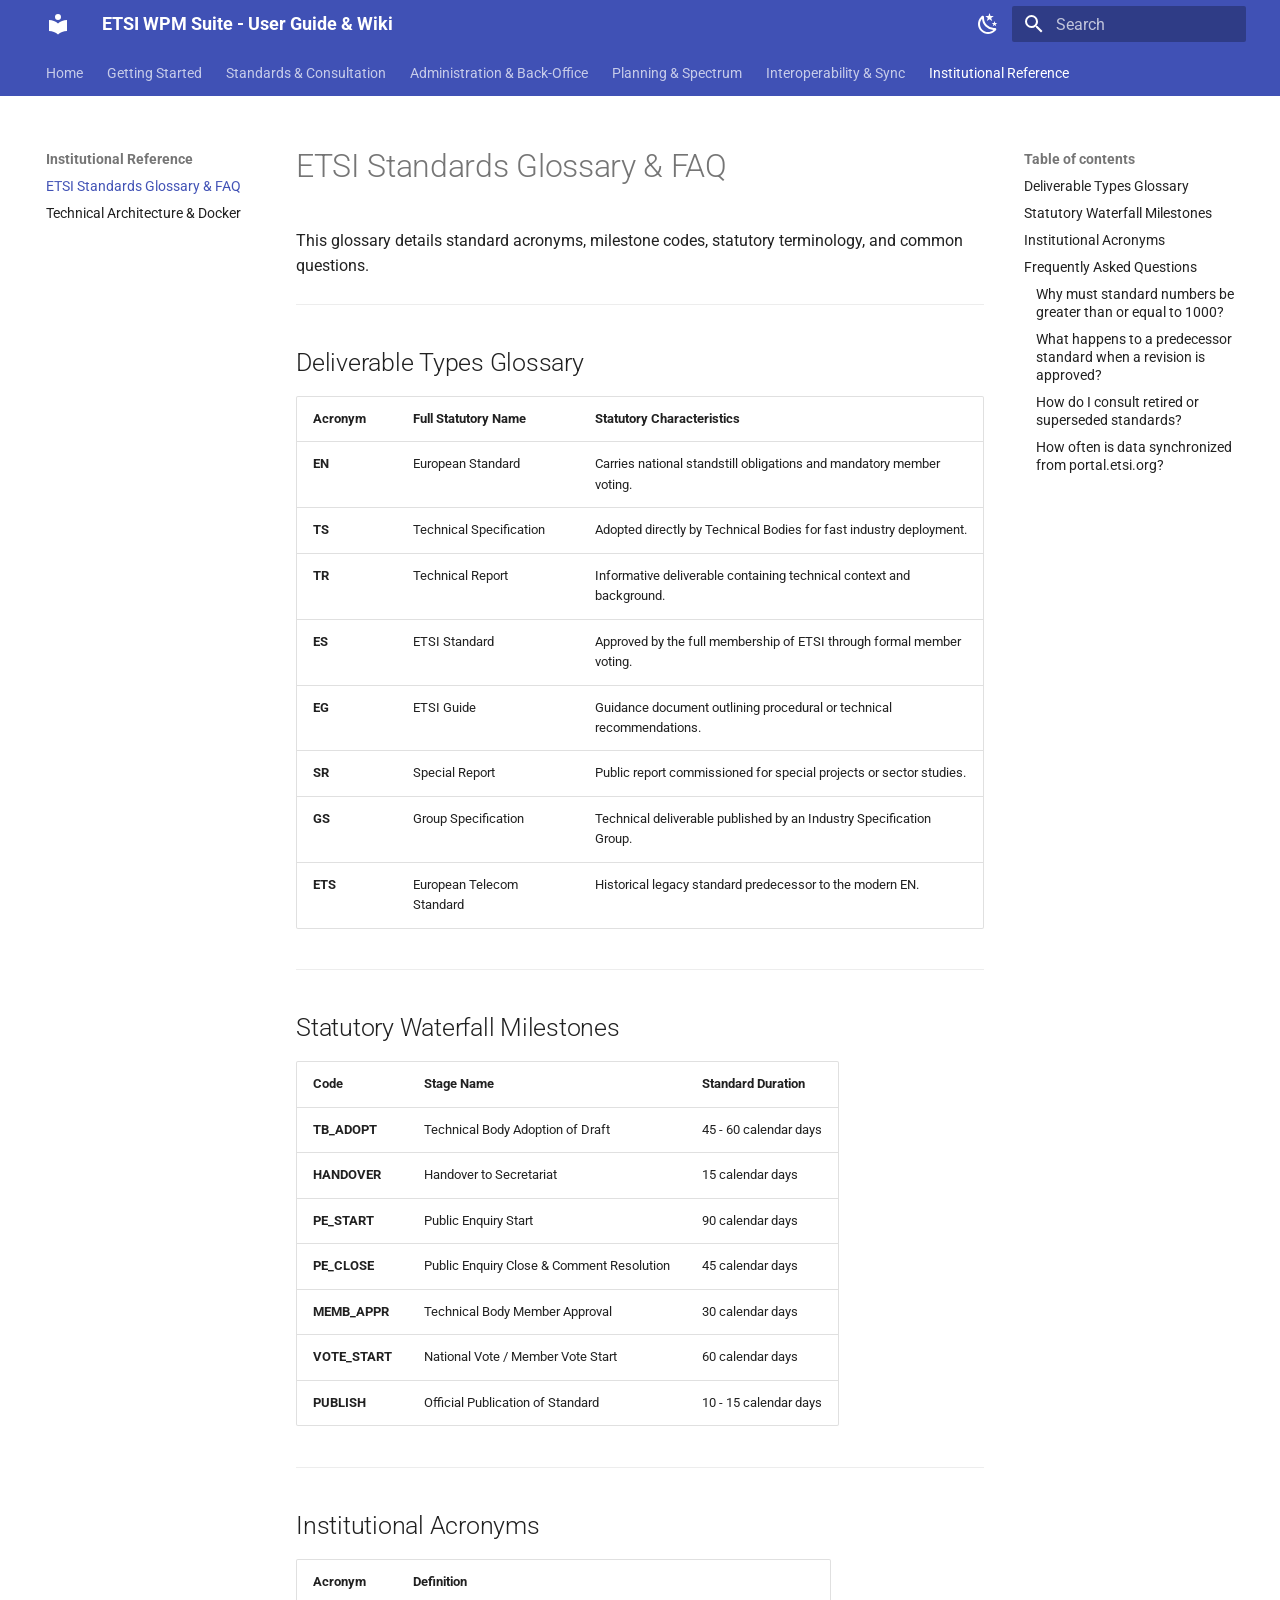
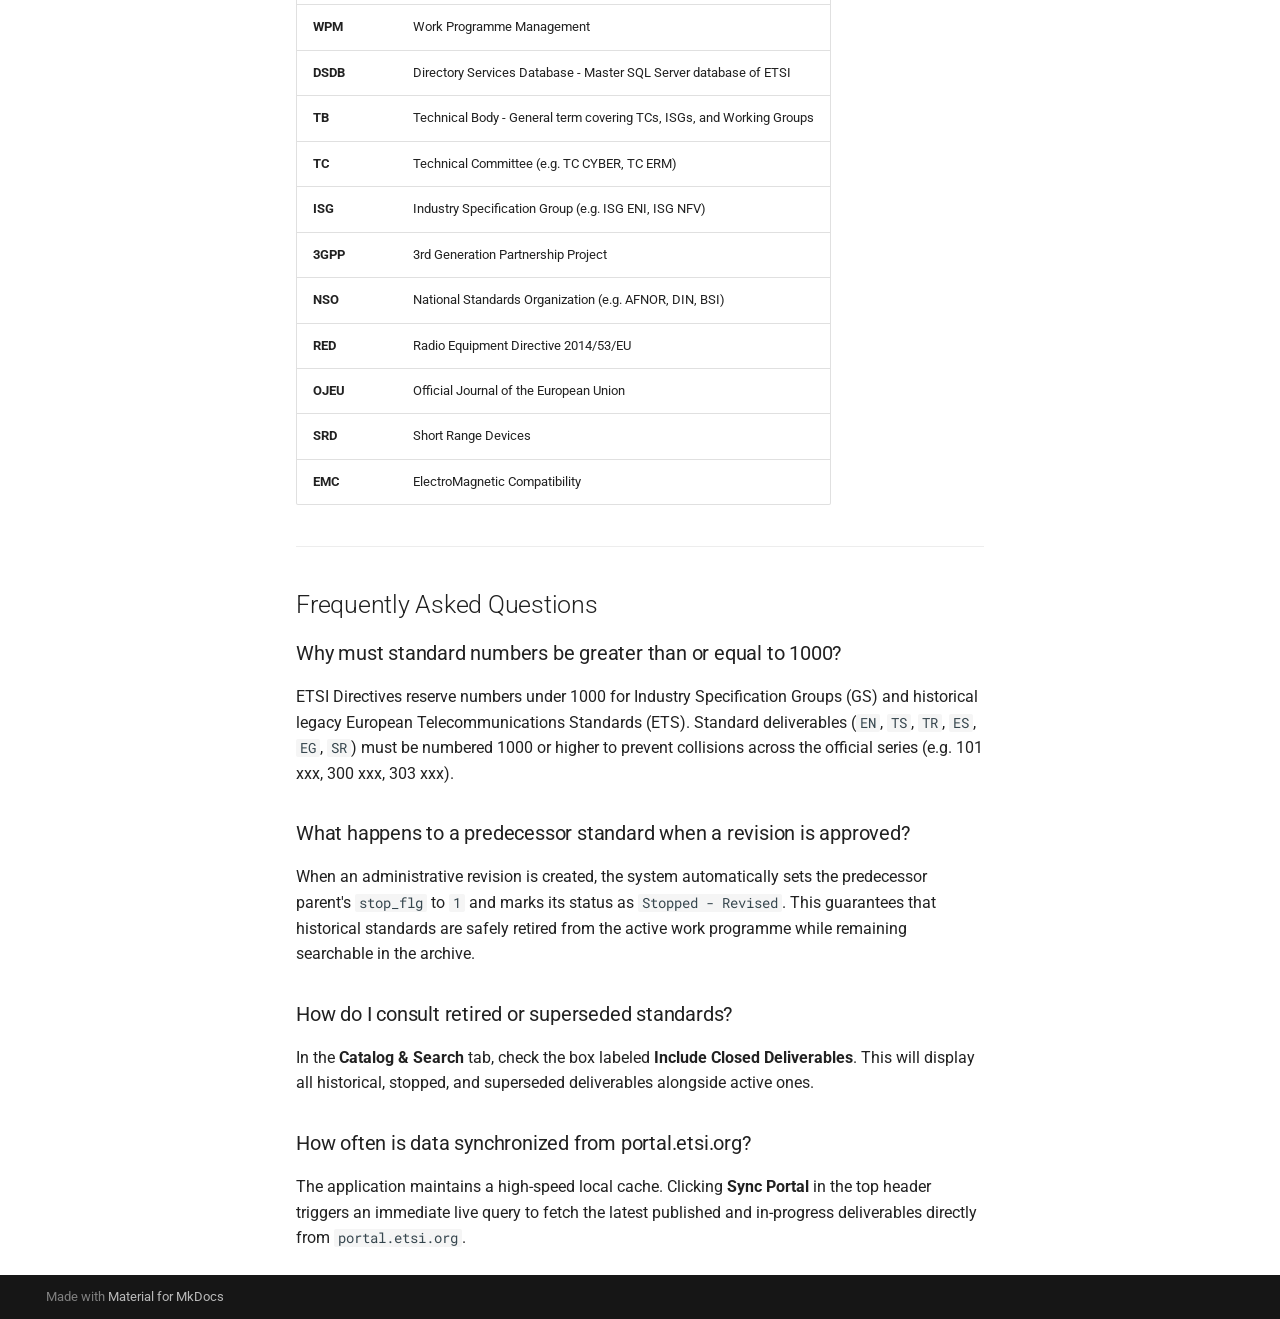
<file: static/wiki/glossary-faq/index.html>
<!doctype html>
<html lang="en" class="no-js">
  <head>
    
      <meta charset="utf-8">
      <meta name="viewport" content="width=device-width,initial-scale=1">
      
        <meta name="description" content="Official Operational Manual & Technical Wiki for ETSI WPM Unified Suite">
      
      
        <meta name="author" content="ETSI - Secretariat General & Technical Committees">
      
      
        <link rel="canonical" href="http://localhost:8081/wiki/glossary-faq/">
      
      
        <link rel="prev" href="../modules/portal-sync-dsdb/">
      
      
        <link rel="next" href="../modules/technical-architecture/">
      
      
        
      
      
      <link rel="icon" href="../assets/images/favicon.png">
      <meta name="generator" content="mkdocs-1.6.1, mkdocs-material-9.7.7">
    
    
      
        <title>ETSI Standards Glossary & FAQ - ETSI WPM Suite - User Guide & Wiki</title>
      
    
    
      <link rel="stylesheet" href="../assets/stylesheets/main.ec1eaa64.min.css">
      
        
        <link rel="stylesheet" href="../assets/stylesheets/palette.ab4e12ef.min.css">
      
      


    
    
      
    
    
      
        
        
        <link rel="preconnect" href="https://fonts.gstatic.com" crossorigin>
        <link rel="stylesheet" href="https://fonts.googleapis.com/css?family=Roboto:300,300i,400,400i,700,700i%7CRoboto+Mono:400,400i,700,700i&display=fallback">
        <style>:root{--md-text-font:"Roboto";--md-code-font:"Roboto Mono"}</style>
      
    
    
    <script>__md_scope=new URL("..",location),__md_hash=e=>[...e].reduce(((e,_)=>(e<<5)-e+_.charCodeAt(0)),0),__md_get=(e,_=localStorage,t=__md_scope)=>JSON.parse(_.getItem(t.pathname+"."+e)),__md_set=(e,_,t=localStorage,a=__md_scope)=>{try{t.setItem(a.pathname+"."+e,JSON.stringify(_))}catch(e){}}</script>
    
      

    
    
  </head>
  
  
    
    
      
    
    
    
    
    <body dir="ltr" data-md-color-scheme="default" data-md-color-primary="indigo" data-md-color-accent="blue">
  
    
    <input class="md-toggle" data-md-toggle="drawer" type="checkbox" id="__drawer" autocomplete="off">
    <input class="md-toggle" data-md-toggle="search" type="checkbox" id="__search" autocomplete="off">
    <label class="md-overlay" for="__drawer"></label>
    <div data-md-component="skip">
      
        
        <a href="#etsi-standards-glossary-faq" class="md-skip">
          Skip to content
        </a>
      
    </div>
    <div data-md-component="announce">
      
    </div>
    
    
      

<header class="md-header" data-md-component="header">
  <nav class="md-header__inner md-grid" aria-label="Header">
    <a href=".." title="ETSI WPM Suite - User Guide &amp; Wiki" class="md-header__button md-logo" aria-label="ETSI WPM Suite - User Guide & Wiki" data-md-component="logo">
      
  
  <svg xmlns="http://www.w3.org/2000/svg" viewBox="0 0 24 24"><path d="M12 8a3 3 0 0 0 3-3 3 3 0 0 0-3-3 3 3 0 0 0-3 3 3 3 0 0 0 3 3m0 3.54C9.64 9.35 6.5 8 3 8v11c3.5 0 6.64 1.35 9 3.54 2.36-2.19 5.5-3.54 9-3.54V8c-3.5 0-6.64 1.35-9 3.54"/></svg>

    </a>
    <label class="md-header__button md-icon" for="__drawer">
      
      <svg xmlns="http://www.w3.org/2000/svg" viewBox="0 0 24 24"><path d="M3 6h18v2H3zm0 5h18v2H3zm0 5h18v2H3z"/></svg>
    </label>
    <div class="md-header__title" data-md-component="header-title">
      <div class="md-header__ellipsis">
        <div class="md-header__topic">
          <span class="md-ellipsis">
            ETSI WPM Suite - User Guide & Wiki
          </span>
        </div>
        <div class="md-header__topic" data-md-component="header-topic">
          <span class="md-ellipsis">
            
              ETSI Standards Glossary & FAQ
            
          </span>
        </div>
      </div>
    </div>
    
      
        <form class="md-header__option" data-md-component="palette">
  
    
    
    
    <input class="md-option" data-md-color-media="(prefers-color-scheme: light)" data-md-color-scheme="default" data-md-color-primary="indigo" data-md-color-accent="blue"  aria-label="Switch to dark mode"  type="radio" name="__palette" id="__palette_0">
    
      <label class="md-header__button md-icon" title="Switch to dark mode" for="__palette_1" hidden>
        <svg xmlns="http://www.w3.org/2000/svg" viewBox="0 0 24 24"><path d="m17.75 4.09-2.53 1.94.91 3.06-2.63-1.81-2.63 1.81.91-3.06-2.53-1.94L12.44 4l1.06-3 1.06 3zm3.5 6.91-1.64 1.25.59 1.98-1.7-1.17-1.7 1.17.59-1.98L15.75 11l2.06-.05L18.5 9l.69 1.95zm-2.28 4.95c.83-.08 1.72 1.1 1.19 1.85-.32.45-.66.87-1.08 1.27C15.17 23 8.84 23 4.94 19.07c-3.91-3.9-3.91-10.24 0-14.14.4-.4.82-.76 1.27-1.08.75-.53 1.93.36 1.85 1.19-.27 2.86.69 5.83 2.89 8.02a9.96 9.96 0 0 0 8.02 2.89m-1.64 2.02a12.08 12.08 0 0 1-7.8-3.47c-2.17-2.19-3.33-5-3.49-7.82-2.81 3.14-2.7 7.96.31 10.98 3.02 3.01 7.84 3.12 10.98.31"/></svg>
      </label>
    
  
    
    
    
    <input class="md-option" data-md-color-media="(prefers-color-scheme: dark)" data-md-color-scheme="slate" data-md-color-primary="indigo" data-md-color-accent="light-blue"  aria-label="Switch to light mode"  type="radio" name="__palette" id="__palette_1">
    
      <label class="md-header__button md-icon" title="Switch to light mode" for="__palette_0" hidden>
        <svg xmlns="http://www.w3.org/2000/svg" viewBox="0 0 24 24"><path d="M12 7a5 5 0 0 1 5 5 5 5 0 0 1-5 5 5 5 0 0 1-5-5 5 5 0 0 1 5-5m0 2a3 3 0 0 0-3 3 3 3 0 0 0 3 3 3 3 0 0 0 3-3 3 3 0 0 0-3-3m0-7 2.39 3.42C13.65 5.15 12.84 5 12 5s-1.65.15-2.39.42zM3.34 7l4.16-.35A7.2 7.2 0 0 0 5.94 8.5c-.44.74-.69 1.5-.83 2.29zm.02 10 1.76-3.77a7.131 7.131 0 0 0 2.38 4.14zM20.65 7l-1.77 3.79a7.02 7.02 0 0 0-2.38-4.15zm-.01 10-4.14.36c.59-.51 1.12-1.14 1.54-1.86.42-.73.69-1.5.83-2.29zM12 22l-2.41-3.44c.74.27 1.55.44 2.41.44.82 0 1.63-.17 2.37-.44z"/></svg>
      </label>
    
  
</form>
      
    
    
      <script>var palette=__md_get("__palette");if(palette&&palette.color){if("(prefers-color-scheme)"===palette.color.media){var media=matchMedia("(prefers-color-scheme: light)"),input=document.querySelector(media.matches?"[data-md-color-media='(prefers-color-scheme: light)']":"[data-md-color-media='(prefers-color-scheme: dark)']");palette.color.media=input.getAttribute("data-md-color-media"),palette.color.scheme=input.getAttribute("data-md-color-scheme"),palette.color.primary=input.getAttribute("data-md-color-primary"),palette.color.accent=input.getAttribute("data-md-color-accent")}for(var[key,value]of Object.entries(palette.color))document.body.setAttribute("data-md-color-"+key,value)}</script>
    
    
    
      
      
        <label class="md-header__button md-icon" for="__search">
          
          <svg xmlns="http://www.w3.org/2000/svg" viewBox="0 0 24 24"><path d="M9.5 3A6.5 6.5 0 0 1 16 9.5c0 1.61-.59 3.09-1.56 4.23l.27.27h.79l5 5-1.5 1.5-5-5v-.79l-.27-.27A6.52 6.52 0 0 1 9.5 16 6.5 6.5 0 0 1 3 9.5 6.5 6.5 0 0 1 9.5 3m0 2C7 5 5 7 5 9.5S7 14 9.5 14 14 12 14 9.5 12 5 9.5 5"/></svg>
        </label>
        <div class="md-search" data-md-component="search" role="dialog">
  <label class="md-search__overlay" for="__search"></label>
  <div class="md-search__inner" role="search">
    <form class="md-search__form" name="search">
      <input type="text" class="md-search__input" name="query" aria-label="Search" placeholder="Search" autocapitalize="off" autocorrect="off" autocomplete="off" spellcheck="false" data-md-component="search-query" required>
      <label class="md-search__icon md-icon" for="__search">
        
        <svg xmlns="http://www.w3.org/2000/svg" viewBox="0 0 24 24"><path d="M9.5 3A6.5 6.5 0 0 1 16 9.5c0 1.61-.59 3.09-1.56 4.23l.27.27h.79l5 5-1.5 1.5-5-5v-.79l-.27-.27A6.52 6.52 0 0 1 9.5 16 6.5 6.5 0 0 1 3 9.5 6.5 6.5 0 0 1 9.5 3m0 2C7 5 5 7 5 9.5S7 14 9.5 14 14 12 14 9.5 12 5 9.5 5"/></svg>
        
        <svg xmlns="http://www.w3.org/2000/svg" viewBox="0 0 24 24"><path d="M20 11v2H8l5.5 5.5-1.42 1.42L4.16 12l7.92-7.92L13.5 5.5 8 11z"/></svg>
      </label>
      <nav class="md-search__options" aria-label="Search">
        
        <button type="reset" class="md-search__icon md-icon" title="Clear" aria-label="Clear" tabindex="-1">
          
          <svg xmlns="http://www.w3.org/2000/svg" viewBox="0 0 24 24"><path d="M19 6.41 17.59 5 12 10.59 6.41 5 5 6.41 10.59 12 5 17.59 6.41 19 12 13.41 17.59 19 19 17.59 13.41 12z"/></svg>
        </button>
      </nav>
      
        <div class="md-search__suggest" data-md-component="search-suggest"></div>
      
    </form>
    <div class="md-search__output">
      <div class="md-search__scrollwrap" tabindex="0" data-md-scrollfix>
        <div class="md-search-result" data-md-component="search-result">
          <div class="md-search-result__meta">
            Initializing search
          </div>
          <ol class="md-search-result__list" role="presentation"></ol>
        </div>
      </div>
    </div>
  </div>
</div>
      
    
    
  </nav>
  
</header>
    
    <div class="md-container" data-md-component="container">
      
      
        
          
            
<nav class="md-tabs" aria-label="Tabs" data-md-component="tabs">
  <div class="md-grid">
    <ul class="md-tabs__list">
      
        
  
  
  
  
    <li class="md-tabs__item">
      <a href=".." class="md-tabs__link">
        
  
  
    
  
  Home

      </a>
    </li>
  

      
        
  
  
  
  
    <li class="md-tabs__item">
      <a href="../quick-start/" class="md-tabs__link">
        
  
  
    
  
  Getting Started

      </a>
    </li>
  

      
        
  
  
  
  
    
    
      <li class="md-tabs__item">
        <a href="../modules/catalog-search/" class="md-tabs__link">
          
  
  
  Standards & Consultation

        </a>
      </li>
    
  

      
        
  
  
  
  
    
    
      <li class="md-tabs__item">
        <a href="../modules/admin-console/" class="md-tabs__link">
          
  
  
  Administration & Back-Office

        </a>
      </li>
    
  

      
        
  
  
  
  
    
    
      <li class="md-tabs__item">
        <a href="../modules/statutory-schedule/" class="md-tabs__link">
          
  
  
  Planning & Spectrum

        </a>
      </li>
    
  

      
        
  
  
  
  
    
    
      <li class="md-tabs__item">
        <a href="../modules/portal-sync-dsdb/" class="md-tabs__link">
          
  
  
  Interoperability & Sync

        </a>
      </li>
    
  

      
        
  
  
  
    
  
  
    
    
      <li class="md-tabs__item md-tabs__item--active">
        <a href="./" class="md-tabs__link">
          
  
  
  Institutional Reference

        </a>
      </li>
    
  

      
    </ul>
  </div>
</nav>
          
        
      
      <main class="md-main" data-md-component="main">
        <div class="md-main__inner md-grid">
          
            
              
              <div class="md-sidebar md-sidebar--primary" data-md-component="sidebar" data-md-type="navigation" >
                <div class="md-sidebar__scrollwrap">
                  <div class="md-sidebar__inner">
                    


  


<nav class="md-nav md-nav--primary md-nav--lifted" aria-label="Navigation" data-md-level="0">
  <label class="md-nav__title" for="__drawer">
    <a href=".." title="ETSI WPM Suite - User Guide &amp; Wiki" class="md-nav__button md-logo" aria-label="ETSI WPM Suite - User Guide & Wiki" data-md-component="logo">
      
  
  <svg xmlns="http://www.w3.org/2000/svg" viewBox="0 0 24 24"><path d="M12 8a3 3 0 0 0 3-3 3 3 0 0 0-3-3 3 3 0 0 0-3 3 3 3 0 0 0 3 3m0 3.54C9.64 9.35 6.5 8 3 8v11c3.5 0 6.64 1.35 9 3.54 2.36-2.19 5.5-3.54 9-3.54V8c-3.5 0-6.64 1.35-9 3.54"/></svg>

    </a>
    ETSI WPM Suite - User Guide & Wiki
  </label>
  
  <ul class="md-nav__list" data-md-scrollfix>
    
      
      
  
  
  
  
    <li class="md-nav__item">
      <a href=".." class="md-nav__link">
        
  
  
  <span class="md-ellipsis">
    
  
    Home
  

    
  </span>
  
  

      </a>
    </li>
  

    
      
      
  
  
  
  
    <li class="md-nav__item">
      <a href="../quick-start/" class="md-nav__link">
        
  
  
  <span class="md-ellipsis">
    
  
    Getting Started
  

    
  </span>
  
  

      </a>
    </li>
  

    
      
      
  
  
  
  
    
    
    
    
      
      
        
      
    
    
    <li class="md-nav__item md-nav__item--nested">
      
        
        
        <input class="md-nav__toggle md-toggle " type="checkbox" id="__nav_3" >
        
          
          <label class="md-nav__link" for="__nav_3" id="__nav_3_label" tabindex="0">
            
  
  
  <span class="md-ellipsis">
    
  
    Standards & Consultation
  

    
  </span>
  
  

            <span class="md-nav__icon md-icon"></span>
          </label>
        
        <nav class="md-nav" data-md-level="1" aria-labelledby="__nav_3_label" aria-expanded="false">
          <label class="md-nav__title" for="__nav_3">
            <span class="md-nav__icon md-icon"></span>
            
  
    Standards & Consultation
  

          </label>
          <ul class="md-nav__list" data-md-scrollfix>
            
              
                
  
  
  
  
    <li class="md-nav__item">
      <a href="../modules/catalog-search/" class="md-nav__link">
        
  
  
  <span class="md-ellipsis">
    
  
    Catalog & Advanced Search
  

    
  </span>
  
  

      </a>
    </li>
  

              
            
              
                
  
  
  
  
    <li class="md-nav__item">
      <a href="../modules/deliverable-profile/" class="md-nav__link">
        
  
  
  <span class="md-ellipsis">
    
  
    Detailed Deliverable Profile
  

    
  </span>
  
  

      </a>
    </li>
  

              
            
          </ul>
        </nav>
      
    </li>
  

    
      
      
  
  
  
  
    
    
    
    
      
      
        
      
    
    
    <li class="md-nav__item md-nav__item--nested">
      
        
        
        <input class="md-nav__toggle md-toggle " type="checkbox" id="__nav_4" >
        
          
          <label class="md-nav__link" for="__nav_4" id="__nav_4_label" tabindex="0">
            
  
  
  <span class="md-ellipsis">
    
  
    Administration & Back-Office
  

    
  </span>
  
  

            <span class="md-nav__icon md-icon"></span>
          </label>
        
        <nav class="md-nav" data-md-level="1" aria-labelledby="__nav_4_label" aria-expanded="false">
          <label class="md-nav__title" for="__nav_4">
            <span class="md-nav__icon md-icon"></span>
            
  
    Administration & Back-Office
  

          </label>
          <ul class="md-nav__list" data-md-scrollfix>
            
              
                
  
  
  
  
    <li class="md-nav__item">
      <a href="../modules/admin-console/" class="md-nav__link">
        
  
  
  <span class="md-ellipsis">
    
  
    Admin Console
  

    
  </span>
  
  

      </a>
    </li>
  

              
            
              
                
  
  
  
  
    <li class="md-nav__item">
      <a href="../modules/numbering-allocation/" class="md-nav__link">
        
  
  
  <span class="md-ellipsis">
    
  
    Number Allocation Engine
  

    
  </span>
  
  

      </a>
    </li>
  

              
            
              
                
  
  
  
  
    <li class="md-nav__item">
      <a href="../modules/revisions-derivation/" class="md-nav__link">
        
  
  
  <span class="md-ellipsis">
    
  
    Revisions & Derivation Engine
  

    
  </span>
  
  

      </a>
    </li>
  

              
            
          </ul>
        </nav>
      
    </li>
  

    
      
      
  
  
  
  
    
    
    
    
      
      
        
      
    
    
    <li class="md-nav__item md-nav__item--nested">
      
        
        
        <input class="md-nav__toggle md-toggle " type="checkbox" id="__nav_5" >
        
          
          <label class="md-nav__link" for="__nav_5" id="__nav_5_label" tabindex="0">
            
  
  
  <span class="md-ellipsis">
    
  
    Planning & Spectrum
  

    
  </span>
  
  

            <span class="md-nav__icon md-icon"></span>
          </label>
        
        <nav class="md-nav" data-md-level="1" aria-labelledby="__nav_5_label" aria-expanded="false">
          <label class="md-nav__title" for="__nav_5">
            <span class="md-nav__icon md-icon"></span>
            
  
    Planning & Spectrum
  

          </label>
          <ul class="md-nav__list" data-md-scrollfix>
            
              
                
  
  
  
  
    <li class="md-nav__item">
      <a href="../modules/statutory-schedule/" class="md-nav__link">
        
  
  
  <span class="md-ellipsis">
    
  
    Statutory Schedule & Perfect Plan
  

    
  </span>
  
  

      </a>
    </li>
  

              
            
              
                
  
  
  
  
    <li class="md-nav__item">
      <a href="../modules/spectrum-mandates/" class="md-nav__link">
        
  
  
  <span class="md-ellipsis">
    
  
    Radio Spectrum & EU Mandates
  

    
  </span>
  
  

      </a>
    </li>
  

              
            
          </ul>
        </nav>
      
    </li>
  

    
      
      
  
  
  
  
    
    
    
    
      
      
        
      
    
    
    <li class="md-nav__item md-nav__item--nested">
      
        
        
        <input class="md-nav__toggle md-toggle " type="checkbox" id="__nav_6" >
        
          
          <label class="md-nav__link" for="__nav_6" id="__nav_6_label" tabindex="0">
            
  
  
  <span class="md-ellipsis">
    
  
    Interoperability & Sync
  

    
  </span>
  
  

            <span class="md-nav__icon md-icon"></span>
          </label>
        
        <nav class="md-nav" data-md-level="1" aria-labelledby="__nav_6_label" aria-expanded="false">
          <label class="md-nav__title" for="__nav_6">
            <span class="md-nav__icon md-icon"></span>
            
  
    Interoperability & Sync
  

          </label>
          <ul class="md-nav__list" data-md-scrollfix>
            
              
                
  
  
  
  
    <li class="md-nav__item">
      <a href="../modules/portal-sync-dsdb/" class="md-nav__link">
        
  
  
  <span class="md-ellipsis">
    
  
    Portal & Database Synchronization
  

    
  </span>
  
  

      </a>
    </li>
  

              
            
          </ul>
        </nav>
      
    </li>
  

    
      
      
  
  
    
  
  
  
    
    
    
    
      
        
        
      
      
        
      
    
    
    <li class="md-nav__item md-nav__item--active md-nav__item--section md-nav__item--nested">
      
        
        
        <input class="md-nav__toggle md-toggle " type="checkbox" id="__nav_7" checked>
        
          
          <label class="md-nav__link" for="__nav_7" id="__nav_7_label" tabindex="">
            
  
  
  <span class="md-ellipsis">
    
  
    Institutional Reference
  

    
  </span>
  
  

            <span class="md-nav__icon md-icon"></span>
          </label>
        
        <nav class="md-nav" data-md-level="1" aria-labelledby="__nav_7_label" aria-expanded="true">
          <label class="md-nav__title" for="__nav_7">
            <span class="md-nav__icon md-icon"></span>
            
  
    Institutional Reference
  

          </label>
          <ul class="md-nav__list" data-md-scrollfix>
            
              
                
  
  
    
  
  
  
    <li class="md-nav__item md-nav__item--active">
      
      <input class="md-nav__toggle md-toggle" type="checkbox" id="__toc">
      
      
        
      
      
        <label class="md-nav__link md-nav__link--active" for="__toc">
          
  
  
  <span class="md-ellipsis">
    
  
    ETSI Standards Glossary & FAQ
  

    
  </span>
  
  

          <span class="md-nav__icon md-icon"></span>
        </label>
      
      <a href="./" class="md-nav__link md-nav__link--active">
        
  
  
  <span class="md-ellipsis">
    
  
    ETSI Standards Glossary & FAQ
  

    
  </span>
  
  

      </a>
      
        

<nav class="md-nav md-nav--secondary" aria-label="Table of contents">
  
  
  
    
  
  
    <label class="md-nav__title" for="__toc">
      <span class="md-nav__icon md-icon"></span>
      Table of contents
    </label>
    <ul class="md-nav__list" data-md-component="toc" data-md-scrollfix>
      
        <li class="md-nav__item">
  <a href="#deliverable-types-glossary" class="md-nav__link">
    <span class="md-ellipsis">
      
        Deliverable Types Glossary
      
    </span>
  </a>
  
</li>
      
        <li class="md-nav__item">
  <a href="#statutory-waterfall-milestones" class="md-nav__link">
    <span class="md-ellipsis">
      
        Statutory Waterfall Milestones
      
    </span>
  </a>
  
</li>
      
        <li class="md-nav__item">
  <a href="#institutional-acronyms" class="md-nav__link">
    <span class="md-ellipsis">
      
        Institutional Acronyms
      
    </span>
  </a>
  
</li>
      
        <li class="md-nav__item">
  <a href="#frequently-asked-questions" class="md-nav__link">
    <span class="md-ellipsis">
      
        Frequently Asked Questions
      
    </span>
  </a>
  
    <nav class="md-nav" aria-label="Frequently Asked Questions">
      <ul class="md-nav__list">
        
          <li class="md-nav__item">
  <a href="#why-must-standard-numbers-be-greater-than-or-equal-to-1000" class="md-nav__link">
    <span class="md-ellipsis">
      
        Why must standard numbers be greater than or equal to 1000?
      
    </span>
  </a>
  
</li>
        
          <li class="md-nav__item">
  <a href="#what-happens-to-a-predecessor-standard-when-a-revision-is-approved" class="md-nav__link">
    <span class="md-ellipsis">
      
        What happens to a predecessor standard when a revision is approved?
      
    </span>
  </a>
  
</li>
        
          <li class="md-nav__item">
  <a href="#how-do-i-consult-retired-or-superseded-standards" class="md-nav__link">
    <span class="md-ellipsis">
      
        How do I consult retired or superseded standards?
      
    </span>
  </a>
  
</li>
        
          <li class="md-nav__item">
  <a href="#how-often-is-data-synchronized-from-portaletsiorg" class="md-nav__link">
    <span class="md-ellipsis">
      
        How often is data synchronized from portal.etsi.org?
      
    </span>
  </a>
  
</li>
        
      </ul>
    </nav>
  
</li>
      
    </ul>
  
</nav>
      
    </li>
  

              
            
              
                
  
  
  
  
    <li class="md-nav__item">
      <a href="../modules/technical-architecture/" class="md-nav__link">
        
  
  
  <span class="md-ellipsis">
    
  
    Technical Architecture & Docker
  

    
  </span>
  
  

      </a>
    </li>
  

              
            
          </ul>
        </nav>
      
    </li>
  

    
  </ul>
</nav>
                  </div>
                </div>
              </div>
            
            
              
              <div class="md-sidebar md-sidebar--secondary" data-md-component="sidebar" data-md-type="toc" >
                <div class="md-sidebar__scrollwrap">
                  <div class="md-sidebar__inner">
                    

<nav class="md-nav md-nav--secondary" aria-label="Table of contents">
  
  
  
    
  
  
    <label class="md-nav__title" for="__toc">
      <span class="md-nav__icon md-icon"></span>
      Table of contents
    </label>
    <ul class="md-nav__list" data-md-component="toc" data-md-scrollfix>
      
        <li class="md-nav__item">
  <a href="#deliverable-types-glossary" class="md-nav__link">
    <span class="md-ellipsis">
      
        Deliverable Types Glossary
      
    </span>
  </a>
  
</li>
      
        <li class="md-nav__item">
  <a href="#statutory-waterfall-milestones" class="md-nav__link">
    <span class="md-ellipsis">
      
        Statutory Waterfall Milestones
      
    </span>
  </a>
  
</li>
      
        <li class="md-nav__item">
  <a href="#institutional-acronyms" class="md-nav__link">
    <span class="md-ellipsis">
      
        Institutional Acronyms
      
    </span>
  </a>
  
</li>
      
        <li class="md-nav__item">
  <a href="#frequently-asked-questions" class="md-nav__link">
    <span class="md-ellipsis">
      
        Frequently Asked Questions
      
    </span>
  </a>
  
    <nav class="md-nav" aria-label="Frequently Asked Questions">
      <ul class="md-nav__list">
        
          <li class="md-nav__item">
  <a href="#why-must-standard-numbers-be-greater-than-or-equal-to-1000" class="md-nav__link">
    <span class="md-ellipsis">
      
        Why must standard numbers be greater than or equal to 1000?
      
    </span>
  </a>
  
</li>
        
          <li class="md-nav__item">
  <a href="#what-happens-to-a-predecessor-standard-when-a-revision-is-approved" class="md-nav__link">
    <span class="md-ellipsis">
      
        What happens to a predecessor standard when a revision is approved?
      
    </span>
  </a>
  
</li>
        
          <li class="md-nav__item">
  <a href="#how-do-i-consult-retired-or-superseded-standards" class="md-nav__link">
    <span class="md-ellipsis">
      
        How do I consult retired or superseded standards?
      
    </span>
  </a>
  
</li>
        
          <li class="md-nav__item">
  <a href="#how-often-is-data-synchronized-from-portaletsiorg" class="md-nav__link">
    <span class="md-ellipsis">
      
        How often is data synchronized from portal.etsi.org?
      
    </span>
  </a>
  
</li>
        
      </ul>
    </nav>
  
</li>
      
    </ul>
  
</nav>
                  </div>
                </div>
              </div>
            
          
          
            <div class="md-content" data-md-component="content">
              
              <article class="md-content__inner md-typeset">
                
                  



<h1 id="etsi-standards-glossary-faq">ETSI Standards Glossary &amp; FAQ</h1>
<p>This glossary details standard acronyms, milestone codes, statutory terminology, and common questions.</p>
<hr />
<h2 id="deliverable-types-glossary">Deliverable Types Glossary</h2>
<table>
<thead>
<tr>
<th style="text-align: left;">Acronym</th>
<th style="text-align: left;">Full Statutory Name</th>
<th style="text-align: left;">Statutory Characteristics</th>
</tr>
</thead>
<tbody>
<tr>
<td style="text-align: left;"><strong>EN</strong></td>
<td style="text-align: left;">European Standard</td>
<td style="text-align: left;">Carries national standstill obligations and mandatory member voting.</td>
</tr>
<tr>
<td style="text-align: left;"><strong>TS</strong></td>
<td style="text-align: left;">Technical Specification</td>
<td style="text-align: left;">Adopted directly by Technical Bodies for fast industry deployment.</td>
</tr>
<tr>
<td style="text-align: left;"><strong>TR</strong></td>
<td style="text-align: left;">Technical Report</td>
<td style="text-align: left;">Informative deliverable containing technical context and background.</td>
</tr>
<tr>
<td style="text-align: left;"><strong>ES</strong></td>
<td style="text-align: left;">ETSI Standard</td>
<td style="text-align: left;">Approved by the full membership of ETSI through formal member voting.</td>
</tr>
<tr>
<td style="text-align: left;"><strong>EG</strong></td>
<td style="text-align: left;">ETSI Guide</td>
<td style="text-align: left;">Guidance document outlining procedural or technical recommendations.</td>
</tr>
<tr>
<td style="text-align: left;"><strong>SR</strong></td>
<td style="text-align: left;">Special Report</td>
<td style="text-align: left;">Public report commissioned for special projects or sector studies.</td>
</tr>
<tr>
<td style="text-align: left;"><strong>GS</strong></td>
<td style="text-align: left;">Group Specification</td>
<td style="text-align: left;">Technical deliverable published by an Industry Specification Group.</td>
</tr>
<tr>
<td style="text-align: left;"><strong>ETS</strong></td>
<td style="text-align: left;">European Telecom Standard</td>
<td style="text-align: left;">Historical legacy standard predecessor to the modern EN.</td>
</tr>
</tbody>
</table>
<hr />
<h2 id="statutory-waterfall-milestones">Statutory Waterfall Milestones</h2>
<table>
<thead>
<tr>
<th style="text-align: left;">Code</th>
<th style="text-align: left;">Stage Name</th>
<th style="text-align: left;">Standard Duration</th>
</tr>
</thead>
<tbody>
<tr>
<td style="text-align: left;"><strong>TB_ADOPT</strong></td>
<td style="text-align: left;">Technical Body Adoption of Draft</td>
<td style="text-align: left;">45 - 60 calendar days</td>
</tr>
<tr>
<td style="text-align: left;"><strong>HANDOVER</strong></td>
<td style="text-align: left;">Handover to Secretariat</td>
<td style="text-align: left;">15 calendar days</td>
</tr>
<tr>
<td style="text-align: left;"><strong>PE_START</strong></td>
<td style="text-align: left;">Public Enquiry Start</td>
<td style="text-align: left;">90 calendar days</td>
</tr>
<tr>
<td style="text-align: left;"><strong>PE_CLOSE</strong></td>
<td style="text-align: left;">Public Enquiry Close &amp; Comment Resolution</td>
<td style="text-align: left;">45 calendar days</td>
</tr>
<tr>
<td style="text-align: left;"><strong>MEMB_APPR</strong></td>
<td style="text-align: left;">Technical Body Member Approval</td>
<td style="text-align: left;">30 calendar days</td>
</tr>
<tr>
<td style="text-align: left;"><strong>VOTE_START</strong></td>
<td style="text-align: left;">National Vote / Member Vote Start</td>
<td style="text-align: left;">60 calendar days</td>
</tr>
<tr>
<td style="text-align: left;"><strong>PUBLISH</strong></td>
<td style="text-align: left;">Official Publication of Standard</td>
<td style="text-align: left;">10 - 15 calendar days</td>
</tr>
</tbody>
</table>
<hr />
<h2 id="institutional-acronyms">Institutional Acronyms</h2>
<table>
<thead>
<tr>
<th style="text-align: left;">Acronym</th>
<th style="text-align: left;">Definition</th>
</tr>
</thead>
<tbody>
<tr>
<td style="text-align: left;"><strong>WPM</strong></td>
<td style="text-align: left;">Work Programme Management</td>
</tr>
<tr>
<td style="text-align: left;"><strong>DSDB</strong></td>
<td style="text-align: left;">Directory Services Database - Master SQL Server database of ETSI</td>
</tr>
<tr>
<td style="text-align: left;"><strong>TB</strong></td>
<td style="text-align: left;">Technical Body - General term covering TCs, ISGs, and Working Groups</td>
</tr>
<tr>
<td style="text-align: left;"><strong>TC</strong></td>
<td style="text-align: left;">Technical Committee (e.g. TC CYBER, TC ERM)</td>
</tr>
<tr>
<td style="text-align: left;"><strong>ISG</strong></td>
<td style="text-align: left;">Industry Specification Group (e.g. ISG ENI, ISG NFV)</td>
</tr>
<tr>
<td style="text-align: left;"><strong>3GPP</strong></td>
<td style="text-align: left;">3rd Generation Partnership Project</td>
</tr>
<tr>
<td style="text-align: left;"><strong>NSO</strong></td>
<td style="text-align: left;">National Standards Organization (e.g. AFNOR, DIN, BSI)</td>
</tr>
<tr>
<td style="text-align: left;"><strong>RED</strong></td>
<td style="text-align: left;">Radio Equipment Directive 2014/53/EU</td>
</tr>
<tr>
<td style="text-align: left;"><strong>OJEU</strong></td>
<td style="text-align: left;">Official Journal of the European Union</td>
</tr>
<tr>
<td style="text-align: left;"><strong>SRD</strong></td>
<td style="text-align: left;">Short Range Devices</td>
</tr>
<tr>
<td style="text-align: left;"><strong>EMC</strong></td>
<td style="text-align: left;">ElectroMagnetic Compatibility</td>
</tr>
</tbody>
</table>
<hr />
<h2 id="frequently-asked-questions">Frequently Asked Questions</h2>
<h3 id="why-must-standard-numbers-be-greater-than-or-equal-to-1000">Why must standard numbers be greater than or equal to 1000?</h3>
<p>ETSI Directives reserve numbers under 1000 for Industry Specification Groups (GS) and historical legacy European Telecommunications Standards (ETS). Standard deliverables (<code>EN</code>, <code>TS</code>, <code>TR</code>, <code>ES</code>, <code>EG</code>, <code>SR</code>) must be numbered 1000 or higher to prevent collisions across the official series (e.g. 101 xxx, 300 xxx, 303 xxx).</p>
<h3 id="what-happens-to-a-predecessor-standard-when-a-revision-is-approved">What happens to a predecessor standard when a revision is approved?</h3>
<p>When an administrative revision is created, the system automatically sets the predecessor parent's <code>stop_flg</code> to <code>1</code> and marks its status as <code>Stopped - Revised</code>. This guarantees that historical standards are safely retired from the active work programme while remaining searchable in the archive.</p>
<h3 id="how-do-i-consult-retired-or-superseded-standards">How do I consult retired or superseded standards?</h3>
<p>In the <strong>Catalog &amp; Search</strong> tab, check the box labeled <strong>Include Closed Deliverables</strong>. This will display all historical, stopped, and superseded deliverables alongside active ones.</p>
<h3 id="how-often-is-data-synchronized-from-portaletsiorg">How often is data synchronized from portal.etsi.org?</h3>
<p>The application maintains a high-speed local cache. Clicking <strong>Sync Portal</strong> in the top header triggers an immediate live query to fetch the latest published and in-progress deliverables directly from <code>portal.etsi.org</code>.</p>












                
              </article>
            </div>
          
          
<script>var target=document.getElementById(location.hash.slice(1));target&&target.name&&(target.checked=target.name.startsWith("__tabbed_"))</script>
        </div>
        
          <button type="button" class="md-top md-icon" data-md-component="top" hidden>
  
  <svg xmlns="http://www.w3.org/2000/svg" viewBox="0 0 24 24"><path d="M13 20h-2V8l-5.5 5.5-1.42-1.42L12 4.16l7.92 7.92-1.42 1.42L13 8z"/></svg>
  Back to top
</button>
        
      </main>
      
        <footer class="md-footer">
  
  <div class="md-footer-meta md-typeset">
    <div class="md-footer-meta__inner md-grid">
      <div class="md-copyright">
  
  
    Made with
    <a href="https://squidfunk.github.io/mkdocs-material/" target="_blank" rel="noopener">
      Material for MkDocs
    </a>
  
</div>
      
    </div>
  </div>
</footer>
      
    </div>
    <div class="md-dialog" data-md-component="dialog">
      <div class="md-dialog__inner md-typeset"></div>
    </div>
    
    
    
      
      
      <script id="__config" type="application/json">{"annotate": null, "base": "..", "features": ["navigation.tabs", "navigation.sections", "navigation.top", "navigation.instant", "search.suggest", "search.highlight", "content.code.copy", "content.tooltips"], "search": "../assets/javascripts/workers/search.2c215733.min.js", "tags": null, "translations": {"clipboard.copied": "Copied to clipboard", "clipboard.copy": "Copy to clipboard", "search.result.more.one": "1 more on this page", "search.result.more.other": "# more on this page", "search.result.none": "No matching documents", "search.result.one": "1 matching document", "search.result.other": "# matching documents", "search.result.placeholder": "Type to start searching", "search.result.term.missing": "Missing", "select.version": "Select version"}, "version": null}</script>
    
    
      <script src="../assets/javascripts/bundle.d7400e89.min.js"></script>
      
    
  </body>
</html>
</file>
<file: static/wiki/assets/stylesheets/main.ec1eaa64.min.css>
@charset "UTF-8";html{-webkit-text-size-adjust:none;-moz-text-size-adjust:none;text-size-adjust:none;box-sizing:border-box}*,:after,:before{box-sizing:inherit}@media (prefers-reduced-motion){*,:after,:before{transition:none!important}}body{margin:0}a,button,input,label{-webkit-tap-highlight-color:transparent}a{color:inherit;text-decoration:none}hr{border:0;box-sizing:initial;display:block;height:.05rem;overflow:visible;padding:0}small{font-size:80%}sub,sup{line-height:1em}img{border-style:none}table{border-collapse:initial;border-spacing:0}td,th{font-weight:400;vertical-align:top}button{background:#0000;border:0;font-family:inherit;font-size:inherit;margin:0;padding:0}input{border:0;outline:none}:root{--md-primary-fg-color:#4051b5;--md-primary-fg-color--light:#5d6cc0;--md-primary-fg-color--dark:#303fa1;--md-primary-bg-color:#fff;--md-primary-bg-color--light:#ffffffb3;--md-accent-fg-color:#526cfe;--md-accent-fg-color--transparent:#526cfe1a;--md-accent-bg-color:#fff;--md-accent-bg-color--light:#ffffffb3}[data-md-color-scheme=default]{color-scheme:light}[data-md-color-scheme=default] img[src$="#gh-dark-mode-only"],[data-md-color-scheme=default] img[src$="#only-dark"]{display:none}:root,[data-md-color-scheme=default]{--md-hue:225deg;--md-default-fg-color:#000000de;--md-default-fg-color--light:#0000008a;--md-default-fg-color--lighter:#00000052;--md-default-fg-color--lightest:#00000012;--md-default-bg-color:#fff;--md-default-bg-color--light:#ffffffb3;--md-default-bg-color--lighter:#ffffff4d;--md-default-bg-color--lightest:#ffffff1f;--md-code-fg-color:#36464e;--md-code-bg-color:#f5f5f5;--md-code-bg-color--light:#f5f5f5b3;--md-code-bg-color--lighter:#f5f5f54d;--md-code-hl-color:#4287ff;--md-code-hl-color--light:#4287ff1a;--md-code-hl-number-color:#d52a2a;--md-code-hl-special-color:#db1457;--md-code-hl-function-color:#a846b9;--md-code-hl-constant-color:#6e59d9;--md-code-hl-keyword-color:#3f6ec6;--md-code-hl-string-color:#1c7d4d;--md-code-hl-name-color:var(--md-code-fg-color);--md-code-hl-operator-color:var(--md-default-fg-color--light);--md-code-hl-punctuation-color:var(--md-default-fg-color--light);--md-code-hl-comment-color:var(--md-default-fg-color--light);--md-code-hl-generic-color:var(--md-default-fg-color--light);--md-code-hl-variable-color:var(--md-default-fg-color--light);--md-typeset-color:var(--md-default-fg-color);--md-typeset-a-color:var(--md-primary-fg-color);--md-typeset-del-color:#f5503d26;--md-typeset-ins-color:#0bd57026;--md-typeset-kbd-color:#fafafa;--md-typeset-kbd-accent-color:#fff;--md-typeset-kbd-border-color:#b8b8b8;--md-typeset-mark-color:#ffff0080;--md-typeset-table-color:#0000001f;--md-typeset-table-color--light:rgba(0,0,0,.035);--md-admonition-fg-color:var(--md-default-fg-color);--md-admonition-bg-color:var(--md-default-bg-color);--md-warning-fg-color:#000000de;--md-warning-bg-color:#ff9;--md-footer-fg-color:#fff;--md-footer-fg-color--light:#ffffffb3;--md-footer-fg-color--lighter:#ffffff73;--md-footer-bg-color:#000000de;--md-footer-bg-color--dark:#00000052;--md-shadow-z1:0 0.2rem 0.5rem #0000000d,0 0 0.05rem #0000001a;--md-shadow-z2:0 0.2rem 0.5rem #0000001a,0 0 0.05rem #00000040;--md-shadow-z3:0 0.2rem 0.5rem #0003,0 0 0.05rem #00000059}.md-icon svg{fill:currentcolor;display:block;height:1.2rem;width:1.2rem}body{-webkit-font-smoothing:antialiased;-moz-osx-font-smoothing:grayscale;--md-text-font-family:var(--md-text-font,_),-apple-system,BlinkMacSystemFont,Helvetica,Arial,sans-serif;--md-code-font-family:var(--md-code-font,_),SFMono-Regular,Consolas,Menlo,monospace}aside,body,input{font-feature-settings:"kern","liga";color:var(--md-typeset-color);font-family:var(--md-text-font-family)}code,kbd,pre{font-feature-settings:"kern";font-family:var(--md-code-font-family)}:root{--md-typeset-table-sort-icon:url('data:image/svg+xml;charset=utf-8,<svg xmlns="http://www.w3.org/2000/svg" viewBox="0 0 24 24"><path d="m18 21-4-4h3V7h-3l4-4 4 4h-3v10h3M2 19v-2h10v2M2 13v-2h7v2M2 7V5h4v2z"/></svg>');--md-typeset-table-sort-icon--asc:url('data:image/svg+xml;charset=utf-8,<svg xmlns="http://www.w3.org/2000/svg" viewBox="0 0 24 24"><path d="M19 17h3l-4 4-4-4h3V3h2M2 17h10v2H2M6 5v2H2V5m0 6h7v2H2z"/></svg>');--md-typeset-table-sort-icon--desc:url('data:image/svg+xml;charset=utf-8,<svg xmlns="http://www.w3.org/2000/svg" viewBox="0 0 24 24"><path d="M19 7h3l-4-4-4 4h3v14h2M2 17h10v2H2M6 5v2H2V5m0 6h7v2H2z"/></svg>')}.md-typeset{-webkit-print-color-adjust:exact;color-adjust:exact;font-size:.8rem;line-height:1.6;overflow-wrap:break-word}@media print{.md-typeset{font-size:.68rem}}.md-typeset blockquote,.md-typeset dl,.md-typeset figure,.md-typeset ol,.md-typeset pre,.md-typeset ul{margin-bottom:1em;margin-top:1em}.md-typeset h1{color:var(--md-default-fg-color--light);font-size:2em;line-height:1.3;margin:0 0 1.25em}.md-typeset h1,.md-typeset h2{font-weight:300;letter-spacing:-.01em}.md-typeset h2{font-size:1.5625em;line-height:1.4;margin:1.6em 0 .64em}.md-typeset h3{font-size:1.25em;font-weight:400;letter-spacing:-.01em;line-height:1.5;margin:1.6em 0 .8em}.md-typeset h2+h3{margin-top:.8em}.md-typeset h4{font-weight:700;letter-spacing:-.01em;margin:1em 0}.md-typeset h5,.md-typeset h6{color:var(--md-default-fg-color--light);font-size:.8em;font-weight:700;letter-spacing:-.01em;margin:1.25em 0}.md-typeset h5{text-transform:uppercase}.md-typeset h5 code{text-transform:none}.md-typeset hr{border-bottom:.05rem solid var(--md-default-fg-color--lightest);display:flow-root;margin:1.5em 0}.md-typeset a{color:var(--md-typeset-a-color);word-break:break-word}.md-typeset a,.md-typeset a:before{transition:color 125ms}.md-typeset a:focus,.md-typeset a:hover{color:var(--md-accent-fg-color)}.md-typeset a:focus code,.md-typeset a:hover code{background-color:var(--md-accent-fg-color--transparent);color:var(--md-accent-fg-color)}.md-typeset a code{color:var(--md-typeset-a-color)}.md-typeset a.focus-visible{outline-color:var(--md-accent-fg-color);outline-offset:.2rem}.md-typeset code,.md-typeset kbd,.md-typeset pre{color:var(--md-code-fg-color);direction:ltr;font-variant-ligatures:none;transition:background-color 125ms}@media print{.md-typeset code,.md-typeset kbd,.md-typeset pre{white-space:pre-wrap}}.md-typeset code{background-color:var(--md-code-bg-color);border-radius:.1rem;-webkit-box-decoration-break:clone;box-decoration-break:clone;font-size:.85em;padding:0 .2941176471em;transition:color 125ms,background-color 125ms;word-break:break-word}.md-typeset code:not(.focus-visible){-webkit-tap-highlight-color:transparent;outline:none}.md-typeset pre{display:flow-root;line-height:1.4;position:relative}.md-typeset pre>code{-webkit-box-decoration-break:slice;box-decoration-break:slice;box-shadow:none;display:block;margin:0;outline-color:var(--md-accent-fg-color);overflow:auto;padding:.7720588235em 1.1764705882em;scrollbar-color:var(--md-default-fg-color--lighter) #0000;scrollbar-width:thin;touch-action:auto;word-break:normal}.md-typeset pre>code:hover{scrollbar-color:var(--md-accent-fg-color) #0000}.md-typeset pre>code::-webkit-scrollbar{height:.2rem;width:.2rem}.md-typeset pre>code::-webkit-scrollbar-thumb{background-color:var(--md-default-fg-color--lighter)}.md-typeset pre>code::-webkit-scrollbar-thumb:hover{background-color:var(--md-accent-fg-color)}.md-typeset kbd{background-color:var(--md-typeset-kbd-color);border-radius:.1rem;box-shadow:0 .1rem 0 .05rem var(--md-typeset-kbd-border-color),0 .1rem 0 var(--md-typeset-kbd-border-color),0 -.1rem .2rem var(--md-typeset-kbd-accent-color) inset;color:var(--md-default-fg-color);display:inline-block;font-size:.75em;padding:0 .6666666667em;vertical-align:text-top;word-break:break-word}.md-typeset mark{background-color:var(--md-typeset-mark-color);-webkit-box-decoration-break:clone;box-decoration-break:clone;color:inherit;word-break:break-word}.md-typeset abbr{cursor:help;text-decoration:none}.md-typeset [data-preview],.md-typeset abbr{border-bottom:.05rem dotted var(--md-default-fg-color--light)}.md-typeset small{opacity:.75}[dir=ltr] .md-typeset sub,[dir=ltr] .md-typeset sup{margin-left:.078125em}[dir=rtl] .md-typeset sub,[dir=rtl] .md-typeset sup{margin-right:.078125em}[dir=ltr] .md-typeset blockquote{padding-left:.6rem}[dir=rtl] .md-typeset blockquote{padding-right:.6rem}[dir=ltr] .md-typeset blockquote{border-left:.2rem solid var(--md-default-fg-color--lighter)}[dir=rtl] .md-typeset blockquote{border-right:.2rem solid var(--md-default-fg-color--lighter)}.md-typeset blockquote{color:var(--md-default-fg-color--light);margin-left:0;margin-right:0}.md-typeset ul{list-style-type:disc}.md-typeset ul[type]{list-style-type:revert-layer}[dir=ltr] .md-typeset ol,[dir=ltr] .md-typeset ul{margin-left:.625em}[dir=rtl] .md-typeset ol,[dir=rtl] .md-typeset ul{margin-right:.625em}.md-typeset ol,.md-typeset ul{padding:0}.md-typeset ol:not([hidden]),.md-typeset ul:not([hidden]){display:flow-root}.md-typeset ol ol,.md-typeset ul ol{list-style-type:lower-alpha}.md-typeset ol ol ol,.md-typeset ul ol ol{list-style-type:lower-roman}.md-typeset ol ol ol ol,.md-typeset ul ol ol ol{list-style-type:upper-alpha}.md-typeset ol ol ol ol ol,.md-typeset ul ol ol ol ol{list-style-type:upper-roman}.md-typeset ol[type],.md-typeset ul[type]{list-style-type:revert-layer}[dir=ltr] .md-typeset ol li,[dir=ltr] .md-typeset ul li{margin-left:1.25em}[dir=rtl] .md-typeset ol li,[dir=rtl] .md-typeset ul li{margin-right:1.25em}.md-typeset ol li,.md-typeset ul li{margin-bottom:.5em}.md-typeset ol li blockquote,.md-typeset ol li p,.md-typeset ul li blockquote,.md-typeset ul li p{margin:.5em 0}.md-typeset ol li:last-child,.md-typeset ul li:last-child{margin-bottom:0}[dir=ltr] .md-typeset ol li ol,[dir=ltr] .md-typeset ol li ul,[dir=ltr] .md-typeset ul li ol,[dir=ltr] .md-typeset ul li ul{margin-left:.625em}[dir=rtl] .md-typeset ol li ol,[dir=rtl] .md-typeset ol li ul,[dir=rtl] .md-typeset ul li ol,[dir=rtl] .md-typeset ul li ul{margin-right:.625em}.md-typeset ol li ol,.md-typeset ol li ul,.md-typeset ul li ol,.md-typeset ul li ul{margin-bottom:.5em;margin-top:.5em}[dir=ltr] .md-typeset dd{margin-left:1.875em}[dir=rtl] .md-typeset dd{margin-right:1.875em}.md-typeset dd{margin-bottom:1.5em;margin-top:1em}.md-typeset img,.md-typeset svg,.md-typeset video{height:auto;max-width:100%}.md-typeset img[align=left]{margin:1em 1em 1em 0}.md-typeset img[align=right]{margin:1em 0 1em 1em}.md-typeset img[align]:only-child{margin-top:0}.md-typeset figure{display:flow-root;margin:1em auto;max-width:100%;text-align:center;width:fit-content}.md-typeset figure img{display:block;margin:0 auto}.md-typeset figcaption{font-style:italic;margin:1em auto;max-width:24rem}.md-typeset iframe{max-width:100%}.md-typeset table:not([class]){background-color:var(--md-default-bg-color);border:.05rem solid var(--md-typeset-table-color);border-radius:.1rem;display:inline-block;font-size:.64rem;max-width:100%;overflow:auto;touch-action:auto}@media print{.md-typeset table:not([class]){display:table}}.md-typeset table:not([class])+*{margin-top:1.5em}.md-typeset table:not([class]) td>:first-child,.md-typeset table:not([class]) th>:first-child{margin-top:0}.md-typeset table:not([class]) td>:last-child,.md-typeset table:not([class]) th>:last-child{margin-bottom:0}.md-typeset table:not([class]) td:not([align]),.md-typeset table:not([class]) th:not([align]){text-align:left}[dir=rtl] .md-typeset table:not([class]) td:not([align]),[dir=rtl] .md-typeset table:not([class]) th:not([align]){text-align:right}.md-typeset table:not([class]) th{font-weight:700;min-width:5rem;padding:.9375em 1.25em;vertical-align:top}.md-typeset table:not([class]) td{border-top:.05rem solid var(--md-typeset-table-color);padding:.9375em 1.25em;vertical-align:top}.md-typeset table:not([class]) tbody tr{transition:background-color 125ms}.md-typeset table:not([class]) tbody tr:hover{background-color:var(--md-typeset-table-color--light);box-shadow:0 .05rem 0 var(--md-default-bg-color) inset}.md-typeset table:not([class]) a{word-break:normal}.md-typeset table th[role=columnheader]{cursor:pointer}[dir=ltr] .md-typeset table th[role=columnheader]:after{margin-left:.5em}[dir=rtl] .md-typeset table th[role=columnheader]:after{margin-right:.5em}.md-typeset table th[role=columnheader]:after{content:"";display:inline-block;height:1.2em;-webkit-mask-image:var(--md-typeset-table-sort-icon);mask-image:var(--md-typeset-table-sort-icon);-webkit-mask-repeat:no-repeat;mask-repeat:no-repeat;-webkit-mask-size:contain;mask-size:contain;transition:background-color 125ms;vertical-align:text-bottom;width:1.2em}.md-typeset table th[role=columnheader]:hover:after{background-color:var(--md-default-fg-color--lighter)}.md-typeset table th[role=columnheader][aria-sort=ascending]:after{background-color:var(--md-default-fg-color--light);-webkit-mask-image:var(--md-typeset-table-sort-icon--asc);mask-image:var(--md-typeset-table-sort-icon--asc)}.md-typeset table th[role=columnheader][aria-sort=descending]:after{background-color:var(--md-default-fg-color--light);-webkit-mask-image:var(--md-typeset-table-sort-icon--desc);mask-image:var(--md-typeset-table-sort-icon--desc)}.md-typeset__scrollwrap{margin:1em -.8rem;overflow-x:auto;touch-action:auto}.md-typeset__table{display:inline-block;margin-bottom:.5em;padding:0 .8rem}@media print{.md-typeset__table{display:block}}html .md-typeset__table table{display:table;margin:0;overflow:hidden;width:100%}@media screen and (max-width:44.984375em){.md-content__inner>pre{margin:1em -.8rem}.md-content__inner>pre code{border-radius:0}}.md-typeset .md-author{border-radius:100%;display:block;flex-shrink:0;height:1.6rem;overflow:hidden;position:relative;transition:color 125ms,transform 125ms;width:1.6rem}.md-typeset .md-author img{display:block}.md-typeset .md-author--more{background:var(--md-default-fg-color--lightest);color:var(--md-default-fg-color--lighter);font-size:.6rem;font-weight:700;line-height:1.6rem;text-align:center}.md-typeset .md-author--long{height:2.4rem;width:2.4rem}.md-typeset a.md-author{transform:scale(1)}.md-typeset a.md-author img{border-radius:100%;filter:grayscale(100%) opacity(75%);transition:filter 125ms}.md-typeset a.md-author:focus,.md-typeset a.md-author:hover{transform:scale(1.1);z-index:1}.md-typeset a.md-author:focus img,.md-typeset a.md-author:hover img{filter:grayscale(0)}.md-banner{background-color:var(--md-footer-bg-color);color:var(--md-footer-fg-color);overflow:auto}@media print{.md-banner{display:none}}.md-banner--warning{background-color:var(--md-warning-bg-color);color:var(--md-warning-fg-color)}.md-banner__inner{font-size:.7rem;margin:.6rem auto;padding:0 .8rem}[dir=ltr] .md-banner__button{float:right}[dir=rtl] .md-banner__button{float:left}.md-banner__button{color:inherit;cursor:pointer;transition:opacity .25s}.no-js .md-banner__button{display:none}.md-banner__button:hover{opacity:.7}html{font-size:125%;height:100%;overflow-x:hidden}@media screen and (min-width:100em){html{font-size:137.5%}}@media screen and (min-width:125em){html{font-size:150%}}body{background-color:var(--md-default-bg-color);display:flex;flex-direction:column;font-size:.5rem;min-height:100%;position:relative;width:100%}@media print{body{display:block}}@media screen and (max-width:59.984375em){body[data-md-scrolllock]{position:fixed}}.md-grid{margin-left:auto;margin-right:auto;max-width:61rem}.md-container{display:flex;flex-direction:column;flex-grow:1}@media print{.md-container{display:block}}.md-main{flex-grow:1}.md-main__inner{display:flex;height:100%;margin-top:1.5rem}.md-ellipsis{overflow:hidden;text-overflow:ellipsis}.md-toggle{display:none}.md-option{height:0;opacity:0;position:absolute;width:0}.md-option:checked+label:not([hidden]){display:block}.md-option.focus-visible+label{outline-color:var(--md-accent-fg-color);outline-style:auto}.md-skip{background-color:var(--md-default-fg-color);border-radius:.1rem;color:var(--md-default-bg-color);font-size:.64rem;margin:.5rem;opacity:0;outline-color:var(--md-accent-fg-color);padding:.3rem .5rem;position:fixed;transform:translateY(.4rem);z-index:-1}.md-skip:focus{opacity:1;transform:translateY(0);transition:transform .25s cubic-bezier(.4,0,.2,1),opacity 175ms 75ms;z-index:10}@page{margin:25mm}:root{--md-clipboard-icon:url('data:image/svg+xml;charset=utf-8,<svg xmlns="http://www.w3.org/2000/svg" viewBox="0 0 24 24"><path d="M19 21H8V7h11m0-2H8a2 2 0 0 0-2 2v14a2 2 0 0 0 2 2h11a2 2 0 0 0 2-2V7a2 2 0 0 0-2-2m-3-4H4a2 2 0 0 0-2 2v14h2V3h12z"/></svg>')}.md-clipboard{border-radius:.1rem;color:var(--md-default-fg-color--lightest);cursor:pointer;height:1.5em;outline-color:var(--md-accent-fg-color);outline-offset:.1rem;transition:color .25s;width:1.5em;z-index:1}@media print{.md-clipboard{display:none}}.md-clipboard:not(.focus-visible){-webkit-tap-highlight-color:transparent;outline:none}:hover>.md-clipboard{color:var(--md-default-fg-color--light)}.md-clipboard:focus,.md-clipboard:hover{color:var(--md-accent-fg-color)}.md-clipboard:after{background-color:currentcolor;content:"";display:block;height:1.125em;margin:0 auto;-webkit-mask-image:var(--md-clipboard-icon);mask-image:var(--md-clipboard-icon);-webkit-mask-position:center;mask-position:center;-webkit-mask-repeat:no-repeat;mask-repeat:no-repeat;-webkit-mask-size:contain;mask-size:contain;width:1.125em}.md-clipboard--inline{cursor:pointer}.md-clipboard--inline code{transition:color .25s,background-color .25s}.md-clipboard--inline:focus code,.md-clipboard--inline:hover code{background-color:var(--md-accent-fg-color--transparent);color:var(--md-accent-fg-color)}:root{--md-code-select-icon:url('data:image/svg+xml;charset=utf-8,<svg xmlns="http://www.w3.org/2000/svg" viewBox="0 0 24 24"><path d="M19 19h-4v2h4c1.1 0 2-.9 2-2v-4h-2m0-12h-4v2h4v4h2V5c0-1.1-.9-2-2-2M5 5h4V3H5c-1.1 0-2 .9-2 2v4h2m0 6H3v4c0 1.1.9 2 2 2h4v-2H5zm2-4h2v2H7zm4 0h2v2h-2zm4 0h2v2h-2zM7 7h2v2H7zm4 0h2v2h-2zm4 0h2v2h-2zm-8 8h2v2H7zm4 0h2v2h-2zm4 0h2v2h-2z"/></svg>');--md-code-copy-icon:url('data:image/svg+xml;charset=utf-8,<svg xmlns="http://www.w3.org/2000/svg" viewBox="0 0 24 24"><path d="M19 21H8V7h11m0-2H8a2 2 0 0 0-2 2v14a2 2 0 0 0 2 2h11a2 2 0 0 0 2-2V7a2 2 0 0 0-2-2m-3-4H4a2 2 0 0 0-2 2v14h2V3h12z"/></svg>')}.md-typeset .md-code__content{display:grid}.md-code__nav{background-color:var(--md-code-bg-color--lighter);border-radius:.1rem;display:flex;gap:.2rem;padding:.2rem;position:absolute;right:.25em;top:.25em;transition:background-color .25s;z-index:1}:hover>.md-code__nav{background-color:var(--md-code-bg-color--light)}.md-code__button{color:var(--md-default-fg-color--lightest);cursor:pointer;display:block;height:1.5em;outline-color:var(--md-accent-fg-color);outline-offset:.1rem;transition:color .25s;width:1.5em}:hover>*>.md-code__button{color:var(--md-default-fg-color--light)}.md-code__button.focus-visible,.md-code__button:hover{color:var(--md-accent-fg-color)}.md-code__button--active{color:var(--md-default-fg-color)!important}.md-code__button:after{background-color:currentcolor;content:"";display:block;height:1.125em;margin:0 auto;-webkit-mask-position:center;mask-position:center;-webkit-mask-repeat:no-repeat;mask-repeat:no-repeat;-webkit-mask-size:contain;mask-size:contain;width:1.125em}.md-code__button[data-md-type=select]:after{-webkit-mask-image:var(--md-code-select-icon);mask-image:var(--md-code-select-icon)}.md-code__button[data-md-type=copy]:after{-webkit-mask-image:var(--md-code-copy-icon);mask-image:var(--md-code-copy-icon)}@keyframes consent{0%{opacity:0;transform:translateY(100%)}to{opacity:1;transform:translateY(0)}}@keyframes overlay{0%{opacity:0}to{opacity:1}}.md-consent__overlay{animation:overlay .25s both;-webkit-backdrop-filter:blur(.1rem);backdrop-filter:blur(.1rem);background-color:#0000008a;height:100%;opacity:1;position:fixed;top:0;width:100%;z-index:5}.md-consent__inner{animation:consent .5s cubic-bezier(.1,.7,.1,1) both;background-color:var(--md-default-bg-color);border:0;border-radius:.1rem;bottom:0;box-shadow:0 0 .2rem #0000001a,0 .2rem .4rem #0003;max-height:100%;overflow:auto;padding:0;position:fixed;width:100%;z-index:5}.md-consent__form{padding:.8rem}.md-consent__settings{display:none;margin:1em 0}input:checked+.md-consent__settings{display:block}.md-consent__controls{margin-bottom:.8rem}.md-typeset .md-consent__controls .md-button{display:inline}@media screen and (max-width:44.984375em){.md-typeset .md-consent__controls .md-button{display:block;margin-top:.4rem;text-align:center;width:100%}}.md-consent label{cursor:pointer}.md-content{flex-grow:1;min-width:0}.md-content__inner{margin:0 .8rem 1.2rem;padding-top:.6rem}@media screen and (min-width:76.25em){[dir=ltr] .md-sidebar--primary:not([hidden])~.md-content>.md-content__inner{margin-left:1.2rem}[dir=ltr] .md-sidebar--secondary:not([hidden])~.md-content>.md-content__inner,[dir=rtl] .md-sidebar--primary:not([hidden])~.md-content>.md-content__inner{margin-right:1.2rem}[dir=rtl] .md-sidebar--secondary:not([hidden])~.md-content>.md-content__inner{margin-left:1.2rem}}.md-content__inner:before{content:"";display:block;height:.4rem}.md-content__inner>:last-child{margin-bottom:0}[dir=ltr] .md-content__button{float:right}[dir=rtl] .md-content__button{float:left}[dir=ltr] .md-content__button{margin-left:.4rem}[dir=rtl] .md-content__button{margin-right:.4rem}.md-content__button{margin:.4rem 0;padding:0}@media print{.md-content__button{display:none}}.md-typeset .md-content__button{color:var(--md-default-fg-color--lighter)}.md-content__button svg{display:inline;vertical-align:top}[dir=rtl] .md-content__button svg{transform:scaleX(-1)}[dir=ltr] .md-dialog{right:.8rem}[dir=rtl] .md-dialog{left:.8rem}.md-dialog{background-color:var(--md-default-fg-color);border-radius:.1rem;bottom:.8rem;box-shadow:var(--md-shadow-z3);min-width:11.1rem;opacity:0;padding:.4rem .6rem;pointer-events:none;position:fixed;transform:translateY(100%);transition:transform 0ms .4s,opacity .4s;z-index:4}@media print{.md-dialog{display:none}}.md-dialog--active{opacity:1;pointer-events:auto;transform:translateY(0);transition:transform .4s cubic-bezier(.075,.85,.175,1),opacity .4s}.md-dialog__inner{color:var(--md-default-bg-color);font-size:.7rem}.md-feedback{margin:2em 0 1em;text-align:center}.md-feedback fieldset{border:none;margin:0;padding:0}.md-feedback__title{font-weight:700;margin:1em auto}.md-feedback__inner{position:relative}.md-feedback__list{display:flex;flex-wrap:wrap;place-content:baseline center;position:relative}.md-feedback__list:hover .md-icon:not(:disabled){color:var(--md-default-fg-color--lighter)}:disabled .md-feedback__list{min-height:1.8rem}.md-feedback__icon{color:var(--md-default-fg-color--light);cursor:pointer;flex-shrink:0;margin:0 .1rem;transition:color 125ms}.md-feedback__icon:not(:disabled).md-icon:hover{color:var(--md-accent-fg-color)}.md-feedback__icon:disabled{color:var(--md-default-fg-color--lightest);pointer-events:none}.md-feedback__note{opacity:0;position:relative;transform:translateY(.4rem);transition:transform .4s cubic-bezier(.1,.7,.1,1),opacity .15s}.md-feedback__note>*{margin:0 auto;max-width:16rem}:disabled .md-feedback__note{opacity:1;transform:translateY(0)}@media print{.md-feedback{display:none}}.md-footer{background-color:var(--md-footer-bg-color);color:var(--md-footer-fg-color)}@media print{.md-footer{display:none}}.md-footer__inner{justify-content:space-between;overflow:auto;padding:.2rem}.md-footer__inner:not([hidden]){display:flex}.md-footer__link{align-items:end;display:flex;flex-grow:0.01;margin-bottom:.4rem;margin-top:1rem;max-width:100%;outline-color:var(--md-accent-fg-color);overflow:hidden;transition:opacity .25s}.md-footer__link:focus,.md-footer__link:hover{opacity:.7}[dir=rtl] .md-footer__link svg{transform:scaleX(-1)}@media screen and (max-width:44.984375em){.md-footer__link--prev{flex-shrink:0}.md-footer__link--prev .md-footer__title{display:none}}[dir=ltr] .md-footer__link--next{margin-left:auto}[dir=rtl] .md-footer__link--next{margin-right:auto}.md-footer__link--next{text-align:right}[dir=rtl] .md-footer__link--next{text-align:left}.md-footer__title{flex-grow:1;font-size:.9rem;margin-bottom:.7rem;max-width:calc(100% - 2.4rem);padding:0 1rem;white-space:nowrap}.md-footer__button{margin:.2rem;padding:.4rem}.md-footer__direction{font-size:.64rem;opacity:.7}.md-footer-meta{background-color:var(--md-footer-bg-color--dark)}.md-footer-meta__inner{display:flex;flex-wrap:wrap;justify-content:space-between;padding:.2rem}html .md-footer-meta.md-typeset a{color:var(--md-footer-fg-color--light)}html .md-footer-meta.md-typeset a:focus,html .md-footer-meta.md-typeset a:hover{color:var(--md-footer-fg-color)}.md-copyright{color:var(--md-footer-fg-color--lighter);font-size:.64rem;margin:auto .6rem;padding:.4rem 0;width:100%}@media screen and (min-width:45em){.md-copyright{width:auto}}.md-copyright__highlight{color:var(--md-footer-fg-color--light)}.md-social{display:inline-flex;gap:.2rem;margin:0 .4rem;padding:.2rem 0 .6rem}@media screen and (min-width:45em){.md-social{padding:.6rem 0}}.md-social__link{display:inline-block;height:1.6rem;text-align:center;width:1.6rem}.md-social__link:before{line-height:1.9}.md-social__link svg{fill:currentcolor;max-height:.8rem;vertical-align:-25%}.md-typeset .md-button{border:.1rem solid;border-radius:.1rem;color:var(--md-primary-fg-color);cursor:pointer;display:inline-block;font-weight:700;padding:.625em 2em;transition:color 125ms,background-color 125ms,border-color 125ms}.md-typeset .md-button--primary{background-color:var(--md-primary-fg-color);border-color:var(--md-primary-fg-color);color:var(--md-primary-bg-color)}.md-typeset .md-button:focus,.md-typeset .md-button:hover{background-color:var(--md-accent-fg-color);border-color:var(--md-accent-fg-color);color:var(--md-accent-bg-color)}[dir=ltr] .md-typeset .md-input{border-top-left-radius:.1rem}[dir=ltr] .md-typeset .md-input,[dir=rtl] .md-typeset .md-input{border-top-right-radius:.1rem}[dir=rtl] .md-typeset .md-input{border-top-left-radius:.1rem}.md-typeset .md-input{border-bottom:.1rem solid var(--md-default-fg-color--lighter);box-shadow:var(--md-shadow-z1);font-size:.8rem;height:1.8rem;padding:0 .6rem;transition:border .25s,box-shadow .25s}.md-typeset .md-input:focus,.md-typeset .md-input:hover{border-bottom-color:var(--md-accent-fg-color);box-shadow:var(--md-shadow-z2)}.md-typeset .md-input--stretch{width:100%}.md-header{background-color:var(--md-primary-fg-color);box-shadow:0 0 .2rem #0000,0 .2rem .4rem #0000;color:var(--md-primary-bg-color);display:block;left:0;position:sticky;right:0;top:0;z-index:4}@media print{.md-header{display:none}}.md-header[hidden]{transform:translateY(-100%);transition:transform .25s cubic-bezier(.8,0,.6,1),box-shadow .25s}.md-header--shadow{box-shadow:0 0 .2rem #0000001a,0 .2rem .4rem #0003;transition:transform .25s cubic-bezier(.1,.7,.1,1),box-shadow .25s}.md-header__inner{align-items:center;display:flex;padding:0 .2rem}.md-header__button{color:currentcolor;cursor:pointer;margin:.2rem;outline-color:var(--md-accent-fg-color);padding:.4rem;position:relative;transition:opacity .25s;vertical-align:middle;z-index:1}.md-header__button:hover{opacity:.7}.md-header__button:not([hidden]){display:inline-block}.md-header__button:not(.focus-visible){-webkit-tap-highlight-color:transparent;outline:none}.md-header__button.md-logo{margin:.2rem;padding:.4rem}@media screen and (max-width:76.234375em){.md-header__button.md-logo{display:none}}.md-header__button.md-logo img,.md-header__button.md-logo svg{fill:currentcolor;display:block;height:1.2rem;width:auto}@media screen and (min-width:60em){.md-header__button[for=__search]{display:none}}.no-js .md-header__button[for=__search]{display:none}[dir=rtl] .md-header__button[for=__search] svg{transform:scaleX(-1)}@media screen and (min-width:76.25em){.md-header__button[for=__drawer]{display:none}}.md-header__topic{display:flex;max-width:100%;position:absolute;transition:transform .4s cubic-bezier(.1,.7,.1,1),opacity .15s;white-space:nowrap}.md-header__topic+.md-header__topic{opacity:0;pointer-events:none;transform:translateX(1.25rem);transition:transform .4s cubic-bezier(1,.7,.1,.1),opacity .15s;z-index:-1}[dir=rtl] .md-header__topic+.md-header__topic{transform:translateX(-1.25rem)}.md-header__topic:first-child{font-weight:700}[dir=ltr] .md-header__title{margin-left:1rem;margin-right:.4rem}[dir=rtl] .md-header__title{margin-left:.4rem;margin-right:1rem}.md-header__title{flex-grow:1;font-size:.9rem;height:2.4rem;line-height:2.4rem}.md-header__title--active .md-header__topic{opacity:0;pointer-events:none;transform:translateX(-1.25rem);transition:transform .4s cubic-bezier(1,.7,.1,.1),opacity .15s;z-index:-1}[dir=rtl] .md-header__title--active .md-header__topic{transform:translateX(1.25rem)}.md-header__title--active .md-header__topic+.md-header__topic{opacity:1;pointer-events:auto;transform:translateX(0);transition:transform .4s cubic-bezier(.1,.7,.1,1),opacity .15s;z-index:0}.md-header__title>.md-header__ellipsis{height:100%;position:relative;width:100%}.md-header__option{display:flex;flex-shrink:0;max-width:100%;transition:max-width 0ms .25s,opacity .25s .25s;white-space:nowrap}[data-md-toggle=search]:checked~.md-header .md-header__option{max-width:0;opacity:0;transition:max-width 0ms,opacity 0ms}.md-header__option>input{bottom:0}.md-header__source{display:none}@media screen and (min-width:60em){[dir=ltr] .md-header__source{margin-left:1rem}[dir=rtl] .md-header__source{margin-right:1rem}.md-header__source{display:block;max-width:11.7rem;width:11.7rem}}@media screen and (min-width:76.25em){[dir=ltr] .md-header__source{margin-left:1.4rem}[dir=rtl] .md-header__source{margin-right:1.4rem}}.md-meta{color:var(--md-default-fg-color--light);font-size:.7rem;line-height:1.3}.md-meta__list{display:inline-flex;flex-wrap:wrap;list-style:none;margin:0;padding:0}.md-meta__item:not(:last-child):after{content:"·";margin-left:.2rem;margin-right:.2rem}.md-meta__link{color:var(--md-typeset-a-color)}.md-meta__link:focus,.md-meta__link:hover{color:var(--md-accent-fg-color)}.md-draft{background-color:#ff1744;border-radius:.125em;color:#fff;display:inline-block;font-weight:700;padding-left:.5714285714em;padding-right:.5714285714em}:root{--md-nav-icon--prev:url('data:image/svg+xml;charset=utf-8,<svg xmlns="http://www.w3.org/2000/svg" viewBox="0 0 24 24"><path d="M20 11v2H8l5.5 5.5-1.42 1.42L4.16 12l7.92-7.92L13.5 5.5 8 11z"/></svg>');--md-nav-icon--next:url('data:image/svg+xml;charset=utf-8,<svg xmlns="http://www.w3.org/2000/svg" viewBox="0 0 24 24"><path d="M8.59 16.58 13.17 12 8.59 7.41 10 6l6 6-6 6z"/></svg>');--md-toc-icon:url('data:image/svg+xml;charset=utf-8,<svg xmlns="http://www.w3.org/2000/svg" viewBox="0 0 24 24"><path d="M3 9h14V7H3zm0 4h14v-2H3zm0 4h14v-2H3zm16 0h2v-2h-2zm0-10v2h2V7zm0 6h2v-2h-2z"/></svg>')}.md-nav{font-size:.7rem;line-height:1.3}.md-nav__title{color:var(--md-default-fg-color--light);display:block;font-weight:700;overflow:hidden;padding:0 .6rem;text-overflow:ellipsis}.md-nav__title .md-nav__button{display:none}.md-nav__title .md-nav__button img{height:100%;width:auto}.md-nav__title .md-nav__button.md-logo img,.md-nav__title .md-nav__button.md-logo svg{fill:currentcolor;display:block;height:2.4rem;max-width:100%;object-fit:contain;width:auto}.md-nav__list{list-style:none;margin:0;padding:0}.md-nav__link{align-items:flex-start;display:flex;gap:.4rem;margin-top:.625em;scroll-snap-align:start;transition:color 125ms}.md-nav__link--passed,.md-nav__link--passed code{color:var(--md-default-fg-color--light)}.md-nav__item .md-nav__link--active,.md-nav__item .md-nav__link--active code{color:var(--md-typeset-a-color)}.md-nav__link .md-ellipsis{position:relative}.md-nav__link .md-ellipsis code{word-break:normal}[dir=ltr] .md-nav__link .md-icon:last-child{margin-left:auto}[dir=rtl] .md-nav__link .md-icon:last-child{margin-right:auto}.md-nav__link .md-typeset{font-size:.7rem;line-height:1.3}.md-nav__link svg{fill:currentcolor;flex-shrink:0;height:1.3em;position:relative}.md-nav__link[for]:focus,.md-nav__link[for]:hover,.md-nav__link[href]:focus,.md-nav__link[href]:hover{color:var(--md-accent-fg-color);cursor:pointer}.md-nav__link[for]:focus code,.md-nav__link[for]:hover code,.md-nav__link[href]:focus code,.md-nav__link[href]:hover code{background-color:var(--md-accent-fg-color--transparent);color:var(--md-accent-fg-color)}.md-nav__link.focus-visible{outline-color:var(--md-accent-fg-color);outline-offset:.2rem}.md-nav--primary .md-nav__link[for=__toc]{display:none}.md-nav--primary .md-nav__link[for=__toc] .md-icon:after{background-color:currentcolor;display:block;height:100%;-webkit-mask-image:var(--md-toc-icon);mask-image:var(--md-toc-icon);width:100%}.md-nav--primary .md-nav__link[for=__toc]~.md-nav{display:none}.md-nav__container>.md-nav__link{margin-top:0}.md-nav__container>.md-nav__link:first-child{flex-grow:1;min-width:0}.md-nav__icon{flex-shrink:0}.md-nav__source{display:none}@media screen and (max-width:76.234375em){.md-nav--primary,.md-nav--primary .md-nav{background-color:var(--md-default-bg-color);display:flex;flex-direction:column;height:100%;left:0;position:absolute;right:0;top:0;z-index:1}.md-nav--primary .md-nav__item,.md-nav--primary .md-nav__title{font-size:.8rem;line-height:1.5}.md-nav--primary .md-nav__title{background-color:var(--md-default-fg-color--lightest);color:var(--md-default-fg-color--light);cursor:pointer;height:5.6rem;line-height:2.4rem;padding:3rem .8rem .2rem;position:relative;white-space:nowrap}[dir=ltr] .md-nav--primary .md-nav__title .md-nav__icon{left:.4rem}[dir=rtl] .md-nav--primary .md-nav__title .md-nav__icon{right:.4rem}.md-nav--primary .md-nav__title .md-nav__icon{display:block;height:1.2rem;margin:.2rem;position:absolute;top:.4rem;width:1.2rem}.md-nav--primary .md-nav__title .md-nav__icon:after{background-color:currentcolor;content:"";display:block;height:100%;-webkit-mask-image:var(--md-nav-icon--prev);mask-image:var(--md-nav-icon--prev);-webkit-mask-position:center;mask-position:center;-webkit-mask-repeat:no-repeat;mask-repeat:no-repeat;-webkit-mask-size:contain;mask-size:contain;width:100%}.md-nav--primary .md-nav__title~.md-nav__list{background-color:var(--md-default-bg-color);box-shadow:0 .05rem 0 var(--md-default-fg-color--lightest) inset;overflow-y:auto;scroll-snap-type:y mandatory;touch-action:pan-y}.md-nav--primary .md-nav__title~.md-nav__list>:first-child{border-top:0}.md-nav--primary .md-nav__title[for=__drawer]{background-color:var(--md-primary-fg-color);color:var(--md-primary-bg-color);font-weight:700}.md-nav--primary .md-nav__title .md-logo{display:block;left:.2rem;margin:.2rem;padding:.4rem;position:absolute;right:.2rem;top:.2rem}.md-nav--primary .md-nav__list{flex:1}.md-nav--primary .md-nav__item{border-top:.05rem solid var(--md-default-fg-color--lightest)}.md-nav--primary .md-nav__item--active>.md-nav__link{color:var(--md-typeset-a-color)}.md-nav--primary .md-nav__item--active>.md-nav__link:focus,.md-nav--primary .md-nav__item--active>.md-nav__link:hover{color:var(--md-accent-fg-color)}.md-nav--primary .md-nav__link{margin-top:0;padding:.6rem .8rem}.md-nav--primary .md-nav__link svg{margin-top:.1em}.md-nav--primary .md-nav__link>.md-nav__link{padding:0}[dir=ltr] .md-nav--primary .md-nav__link .md-nav__icon{margin-right:-.2rem}[dir=rtl] .md-nav--primary .md-nav__link .md-nav__icon{margin-left:-.2rem}.md-nav--primary .md-nav__link .md-nav__icon{font-size:1.2rem;height:1.2rem;width:1.2rem}.md-nav--primary .md-nav__link .md-nav__icon:after{background-color:currentcolor;content:"";display:block;height:100%;-webkit-mask-image:var(--md-nav-icon--next);mask-image:var(--md-nav-icon--next);-webkit-mask-position:center;mask-position:center;-webkit-mask-repeat:no-repeat;mask-repeat:no-repeat;-webkit-mask-size:contain;mask-size:contain;width:100%}[dir=rtl] .md-nav--primary .md-nav__icon:after{transform:scale(-1)}.md-nav--primary .md-nav--secondary .md-nav{background-color:initial;position:static}[dir=ltr] .md-nav--primary .md-nav--secondary .md-nav .md-nav__link{padding-left:1.4rem}[dir=rtl] .md-nav--primary .md-nav--secondary .md-nav .md-nav__link{padding-right:1.4rem}[dir=ltr] .md-nav--primary .md-nav--secondary .md-nav .md-nav .md-nav__link{padding-left:2rem}[dir=rtl] .md-nav--primary .md-nav--secondary .md-nav .md-nav .md-nav__link{padding-right:2rem}[dir=ltr] .md-nav--primary .md-nav--secondary .md-nav .md-nav .md-nav .md-nav__link{padding-left:2.6rem}[dir=rtl] .md-nav--primary .md-nav--secondary .md-nav .md-nav .md-nav .md-nav__link{padding-right:2.6rem}[dir=ltr] .md-nav--primary .md-nav--secondary .md-nav .md-nav .md-nav .md-nav .md-nav__link{padding-left:3.2rem}[dir=rtl] .md-nav--primary .md-nav--secondary .md-nav .md-nav .md-nav .md-nav .md-nav__link{padding-right:3.2rem}.md-nav--secondary{background-color:initial}.md-nav__toggle~.md-nav{display:flex;opacity:0;transform:translateX(100%);transition:transform .25s cubic-bezier(.8,0,.6,1),opacity 125ms 50ms}[dir=rtl] .md-nav__toggle~.md-nav{transform:translateX(-100%)}.md-nav__toggle:checked~.md-nav{opacity:1;transform:translateX(0);transition:transform .25s cubic-bezier(.4,0,.2,1),opacity 125ms 125ms}.md-nav__toggle:checked~.md-nav>.md-nav__list{backface-visibility:hidden}}@media screen and (max-width:59.984375em){.md-nav--primary .md-nav__link[for=__toc]{display:flex}.md-nav--primary .md-nav__link[for=__toc] .md-icon:after{content:""}.md-nav--primary .md-nav__link[for=__toc]+.md-nav__link{display:none}.md-nav--primary .md-nav__link[for=__toc]~.md-nav{display:flex}.md-nav__source{background-color:var(--md-primary-fg-color--dark);color:var(--md-primary-bg-color);display:block;padding:0 .2rem}}@media screen and (min-width:60em) and (max-width:76.234375em){.md-nav--integrated .md-nav__link[for=__toc]{display:flex}.md-nav--integrated .md-nav__link[for=__toc] .md-icon:after{content:""}.md-nav--integrated .md-nav__link[for=__toc]+.md-nav__link{display:none}.md-nav--integrated .md-nav__link[for=__toc]~.md-nav{display:flex}}@media screen and (min-width:60em){.md-nav{margin-bottom:-.4rem}.md-nav--secondary .md-nav__title{background:var(--md-default-bg-color);box-shadow:0 0 .4rem .4rem var(--md-default-bg-color);position:sticky;top:0;z-index:1}.md-nav--secondary .md-nav__title[for=__toc]{scroll-snap-align:start}.md-nav--secondary .md-nav__title .md-nav__icon{display:none}[dir=ltr] .md-nav--secondary .md-nav__list{padding-left:.6rem}[dir=rtl] .md-nav--secondary .md-nav__list{padding-right:.6rem}.md-nav--secondary .md-nav__list{padding-bottom:.4rem}[dir=ltr] .md-nav--secondary .md-nav__item>.md-nav__link{margin-right:.4rem}[dir=rtl] .md-nav--secondary .md-nav__item>.md-nav__link{margin-left:.4rem}}@media screen and (min-width:76.25em){.md-nav{margin-bottom:-.4rem;transition:max-height .25s cubic-bezier(.86,0,.07,1)}.md-nav--primary .md-nav__title{background:var(--md-default-bg-color);box-shadow:0 0 .4rem .4rem var(--md-default-bg-color);position:sticky;top:0;z-index:1}.md-nav--primary .md-nav__title[for=__drawer]{scroll-snap-align:start}.md-nav--primary .md-nav__title .md-nav__icon{display:none}[dir=ltr] .md-nav--primary .md-nav__list{padding-left:.6rem}[dir=rtl] .md-nav--primary .md-nav__list{padding-right:.6rem}.md-nav--primary .md-nav__list{padding-bottom:.4rem}[dir=ltr] .md-nav--primary .md-nav__item>.md-nav__link{margin-right:.4rem}[dir=rtl] .md-nav--primary .md-nav__item>.md-nav__link{margin-left:.4rem}.md-nav__toggle~.md-nav{display:grid;grid-template-rows:minmax(.4rem,0fr);opacity:0;transition:grid-template-rows .25s cubic-bezier(.86,0,.07,1),opacity .25s,visibility 0ms .25s;visibility:collapse}.md-nav__toggle~.md-nav>.md-nav__list{overflow:hidden}.md-nav__toggle.md-toggle--indeterminate~.md-nav,.md-nav__toggle:checked~.md-nav{grid-template-rows:minmax(.4rem,1fr);opacity:1;transition:grid-template-rows .25s cubic-bezier(.86,0,.07,1),opacity .15s .1s,visibility 0ms;visibility:visible}.md-nav__toggle.md-toggle--indeterminate~.md-nav{transition:none}.md-nav__item--nested>.md-nav>.md-nav__title{display:none}.md-nav__item--section{display:block;margin:1.25em 0}.md-nav__item--section:last-child{margin-bottom:0}.md-nav__item--section>.md-nav__link{font-weight:700}.md-nav__item--section>.md-nav__link[for]{color:var(--md-default-fg-color--light)}.md-nav__item--section>.md-nav__link:not(.md-nav__container){pointer-events:none}.md-nav__item--section>.md-nav__link .md-icon,.md-nav__item--section>.md-nav__link>[for]{display:none}[dir=ltr] .md-nav__item--section>.md-nav{margin-left:-.6rem}[dir=rtl] .md-nav__item--section>.md-nav{margin-right:-.6rem}.md-nav__item--section>.md-nav{display:block;opacity:1;visibility:visible}.md-nav__item--section>.md-nav>.md-nav__list>.md-nav__item{padding:0}.md-nav__icon{border-radius:100%;height:.9rem;transition:background-color .25s;width:.9rem}.md-nav__icon:hover{background-color:var(--md-accent-fg-color--transparent)}.md-nav__icon:after{background-color:currentcolor;border-radius:100%;content:"";display:inline-block;height:100%;-webkit-mask-image:var(--md-nav-icon--next);mask-image:var(--md-nav-icon--next);-webkit-mask-position:center;mask-position:center;-webkit-mask-repeat:no-repeat;mask-repeat:no-repeat;-webkit-mask-size:contain;mask-size:contain;transition:transform .25s;vertical-align:-.1rem;width:100%}[dir=rtl] .md-nav__icon:after{transform:rotate(180deg)}.md-nav__item--nested .md-nav__toggle:checked~.md-nav__link .md-nav__icon:after,.md-nav__item--nested .md-toggle--indeterminate~.md-nav__link .md-nav__icon:after{transform:rotate(90deg)}.md-nav--lifted>.md-nav__list>.md-nav__item,.md-nav--lifted>.md-nav__title{display:none}.md-nav--lifted>.md-nav__list>.md-nav__item--active{display:block}.md-nav--lifted>.md-nav__list>.md-nav__item--active>.md-nav__link{background:var(--md-default-bg-color);box-shadow:0 0 .4rem .4rem var(--md-default-bg-color);margin-top:0;position:sticky;top:0;z-index:1}.md-nav--lifted>.md-nav__list>.md-nav__item--active>.md-nav__link:not(.md-nav__container){pointer-events:none}.md-nav--lifted>.md-nav__list>.md-nav__item--active.md-nav__item--section{margin:0}[dir=ltr] .md-nav--lifted>.md-nav__list>.md-nav__item>.md-nav:not(.md-nav--secondary){margin-left:-.6rem}[dir=rtl] .md-nav--lifted>.md-nav__list>.md-nav__item>.md-nav:not(.md-nav--secondary){margin-right:-.6rem}.md-nav--lifted>.md-nav__list>.md-nav__item>[for]{color:var(--md-default-fg-color--light)}.md-nav--lifted .md-nav[data-md-level="1"]{grid-template-rows:minmax(.4rem,1fr);opacity:1;visibility:visible}[dir=ltr] .md-nav--integrated>.md-nav__list>.md-nav__item--active .md-nav--secondary{border-left:.05rem solid var(--md-primary-fg-color)}[dir=rtl] .md-nav--integrated>.md-nav__list>.md-nav__item--active .md-nav--secondary{border-right:.05rem solid var(--md-primary-fg-color)}.md-nav--integrated>.md-nav__list>.md-nav__item--active .md-nav--secondary{display:block;margin-bottom:1.25em;opacity:1;visibility:visible}.md-nav--integrated>.md-nav__list>.md-nav__item--active .md-nav--secondary>.md-nav__list{overflow:visible;padding-bottom:0}.md-nav--integrated>.md-nav__list>.md-nav__item--active .md-nav--secondary>.md-nav__title{display:none}}.md-pagination{font-size:.8rem;font-weight:700;gap:.4rem}.md-pagination,.md-pagination>*{align-items:center;display:flex;justify-content:center}.md-pagination>*{border-radius:.2rem;height:1.8rem;min-width:1.8rem;text-align:center}.md-pagination__current{background-color:var(--md-default-fg-color--lightest);color:var(--md-default-fg-color--light)}.md-pagination__link{transition:color 125ms,background-color 125ms}.md-pagination__link:focus,.md-pagination__link:hover{background-color:var(--md-accent-fg-color--transparent);color:var(--md-accent-fg-color)}.md-pagination__link:focus svg,.md-pagination__link:hover svg{color:var(--md-accent-fg-color)}.md-pagination__link.focus-visible{outline-color:var(--md-accent-fg-color);outline-offset:.2rem}.md-pagination__link svg{fill:currentcolor;color:var(--md-default-fg-color--lighter);display:block;max-height:100%;width:1.2rem}:root{--md-path-icon:url('data:image/svg+xml;charset=utf-8,<svg xmlns="http://www.w3.org/2000/svg" viewBox="0 0 24 24"><path d="M8.59 16.58 13.17 12 8.59 7.41 10 6l6 6-6 6z"/></svg>')}.md-path{font-size:.7rem;margin:0 .8rem;overflow:auto;padding-top:1.2rem}.md-path:not([hidden]){display:block}@media screen and (min-width:76.25em){.md-path{margin:0 1.2rem}}.md-path__list{align-items:center;display:flex;gap:.2rem;list-style:none;margin:0;padding:0}.md-path__item:not(:first-child){display:inline-flex;gap:.2rem;white-space:nowrap}.md-path__item:not(:first-child):before{background-color:var(--md-default-fg-color--lighter);content:"";display:inline;height:.8rem;-webkit-mask-image:var(--md-path-icon);mask-image:var(--md-path-icon);width:.8rem}.md-path__link{align-items:center;color:var(--md-default-fg-color--light);display:flex}.md-path__link:focus,.md-path__link:hover{color:var(--md-accent-fg-color)}:root{--md-post-pin-icon:url('data:image/svg+xml;charset=utf-8,<svg xmlns="http://www.w3.org/2000/svg" viewBox="0 0 24 24"><path d="M16 12V4h1V2H7v2h1v8l-2 2v2h5.2v6h1.6v-6H18v-2z"/></svg>')}.md-post__back{border-bottom:.05rem solid var(--md-default-fg-color--lightest);margin-bottom:1.2rem;padding-bottom:1.2rem}@media screen and (max-width:76.234375em){.md-post__back{display:none}}[dir=rtl] .md-post__back svg{transform:scaleX(-1)}.md-post__authors{display:flex;flex-direction:column;gap:.6rem;margin:0 .6rem 1.2rem}.md-post .md-post__meta a{transition:color 125ms}.md-post .md-post__meta a:focus,.md-post .md-post__meta a:hover{color:var(--md-accent-fg-color)}.md-post__title{color:var(--md-default-fg-color--light);font-weight:700}.md-post--excerpt{margin-bottom:3.2rem}.md-post--excerpt .md-post__header{align-items:center;display:flex;gap:.6rem;min-height:1.6rem}.md-post--excerpt .md-post__authors{align-items:center;display:inline-flex;flex-direction:row;gap:.2rem;margin:0;min-height:2.4rem}[dir=ltr] .md-post--excerpt .md-post__meta .md-meta__list{margin-right:.4rem}[dir=rtl] .md-post--excerpt .md-post__meta .md-meta__list{margin-left:.4rem}.md-post--excerpt .md-post__content>:first-child{--md-scroll-margin:6rem;margin-top:0}.md-post>.md-nav--secondary{margin:1em 0}.md-pin{background:var(--md-default-fg-color--lightest);border-radius:1rem;margin-top:-.05rem;padding:.2rem}.md-pin:after{background-color:currentcolor;content:"";display:block;height:.6rem;margin:0 auto;-webkit-mask-image:var(--md-post-pin-icon);mask-image:var(--md-post-pin-icon);-webkit-mask-position:center;mask-position:center;-webkit-mask-repeat:no-repeat;mask-repeat:no-repeat;-webkit-mask-size:contain;mask-size:contain;width:.6rem}.md-profile{align-items:center;display:flex;font-size:.7rem;gap:.6rem;line-height:1.4;width:100%}.md-profile__description{flex-grow:1}.md-content--post{display:flex}@media screen and (max-width:76.234375em){.md-content--post{flex-flow:column-reverse}}.md-content--post>.md-content__inner{flex-grow:1;min-width:0}@media screen and (min-width:76.25em){[dir=ltr] .md-content--post>.md-content__inner{margin-left:1.2rem}[dir=rtl] .md-content--post>.md-content__inner{margin-right:1.2rem}}@media screen and (max-width:76.234375em){.md-sidebar.md-sidebar--post{padding:0;position:static;width:100%}.md-sidebar.md-sidebar--post .md-sidebar__scrollwrap{overflow:visible}.md-sidebar.md-sidebar--post .md-sidebar__inner{padding:0}.md-sidebar.md-sidebar--post .md-post__meta{margin-left:.6rem;margin-right:.6rem}.md-sidebar.md-sidebar--post .md-nav__item{border:none;display:inline}.md-sidebar.md-sidebar--post .md-nav__list{display:inline-flex;flex-wrap:wrap;gap:.6rem;padding-bottom:.6rem;padding-top:.6rem}.md-sidebar.md-sidebar--post .md-nav__link{padding:0}.md-sidebar.md-sidebar--post .md-nav{height:auto;margin-bottom:0;position:static}}:root{--md-progress-value:0;--md-progress-delay:400ms}.md-progress{background:var(--md-primary-bg-color);height:.075rem;opacity:min(clamp(0,var(--md-progress-value),1),clamp(0,100 - var(--md-progress-value),1));position:fixed;top:0;transform:scaleX(calc(var(--md-progress-value)*1%));transform-origin:left;transition:transform .5s cubic-bezier(.19,1,.22,1),opacity .25s var(--md-progress-delay);width:100%;z-index:4}:root{--md-search-result-icon:url('data:image/svg+xml;charset=utf-8,<svg xmlns="http://www.w3.org/2000/svg" viewBox="0 0 24 24"><path d="M14 2H6a2 2 0 0 0-2 2v16a2 2 0 0 0 2 2h7c-.41-.25-.8-.56-1.14-.9-.33-.33-.61-.7-.86-1.1H6V4h7v5h5v1.18c.71.16 1.39.43 2 .82V8zm6.31 16.9c1.33-2.11.69-4.9-1.4-6.22-2.11-1.33-4.91-.68-6.22 1.4-1.34 2.11-.69 4.89 1.4 6.22 1.46.93 3.32.93 4.79.02L22 23.39 23.39 22zm-3.81.1a2.5 2.5 0 0 1-2.5-2.5 2.5 2.5 0 0 1 2.5-2.5 2.5 2.5 0 0 1 2.5 2.5 2.5 2.5 0 0 1-2.5 2.5"/></svg>')}.md-search{position:relative}@media screen and (min-width:60em){.md-search{padding:.2rem 0}}.no-js .md-search{display:none}.md-search__overlay{opacity:0;z-index:1}@media screen and (max-width:59.984375em){[dir=ltr] .md-search__overlay{left:-2.2rem}[dir=rtl] .md-search__overlay{right:-2.2rem}.md-search__overlay{background-color:var(--md-default-bg-color);border-radius:1rem;height:2rem;overflow:hidden;pointer-events:none;position:absolute;top:-1rem;transform-origin:center;transition:transform .3s .1s,opacity .2s .2s;width:2rem}[data-md-toggle=search]:checked~.md-header .md-search__overlay{opacity:1;transition:transform .4s,opacity .1s}}@media screen and (min-width:60em){[dir=ltr] .md-search__overlay{left:0}[dir=rtl] .md-search__overlay{right:0}.md-search__overlay{background-color:#0000008a;cursor:pointer;height:0;position:fixed;top:0;transition:width 0ms .25s,height 0ms .25s,opacity .25s;width:0}[data-md-toggle=search]:checked~.md-header .md-search__overlay{height:200vh;opacity:1;transition:width 0ms,height 0ms,opacity .25s;width:100%}}@media screen and (max-width:29.984375em){[data-md-toggle=search]:checked~.md-header .md-search__overlay{transform:scale(45)}}@media screen and (min-width:30em) and (max-width:44.984375em){[data-md-toggle=search]:checked~.md-header .md-search__overlay{transform:scale(60)}}@media screen and (min-width:45em) and (max-width:59.984375em){[data-md-toggle=search]:checked~.md-header .md-search__overlay{transform:scale(75)}}.md-search__inner{backface-visibility:hidden}@media screen and (max-width:59.984375em){[dir=ltr] .md-search__inner{left:0}[dir=rtl] .md-search__inner{right:0}.md-search__inner{height:0;opacity:0;overflow:hidden;position:fixed;top:0;transform:translateX(5%);transition:width 0ms .3s,height 0ms .3s,transform .15s cubic-bezier(.4,0,.2,1) .15s,opacity .15s .15s;width:0;z-index:2}[dir=rtl] .md-search__inner{transform:translateX(-5%)}[data-md-toggle=search]:checked~.md-header .md-search__inner{height:100%;opacity:1;transform:translateX(0);transition:width 0ms 0ms,height 0ms 0ms,transform .15s cubic-bezier(.1,.7,.1,1) .15s,opacity .15s .15s;width:100%}}@media screen and (min-width:60em){[dir=ltr] .md-search__inner{float:right}[dir=rtl] .md-search__inner{float:left}.md-search__inner{padding:.1rem 0;position:relative;transition:width .25s cubic-bezier(.1,.7,.1,1);width:11.7rem}}@media screen and (min-width:60em) and (max-width:76.234375em){[data-md-toggle=search]:checked~.md-header .md-search__inner{width:23.4rem}}@media screen and (min-width:76.25em){[data-md-toggle=search]:checked~.md-header .md-search__inner{width:34.4rem}}.md-search__form{background-color:var(--md-default-bg-color);box-shadow:0 0 .6rem #0000;height:2.4rem;position:relative;transition:color .25s,background-color .25s;z-index:2}@media screen and (min-width:60em){.md-search__form{background-color:#00000042;border-radius:.1rem;height:1.8rem}.md-search__form:hover{background-color:#ffffff1f}}[data-md-toggle=search]:checked~.md-header .md-search__form{background-color:var(--md-default-bg-color);border-radius:.1rem .1rem 0 0;box-shadow:0 0 .6rem #00000012;color:var(--md-default-fg-color)}[dir=ltr] .md-search__input{padding-left:3.6rem;padding-right:2.2rem}[dir=rtl] .md-search__input{padding-left:2.2rem;padding-right:3.6rem}.md-search__input{background:#0000;font-size:.9rem;height:100%;position:relative;text-overflow:ellipsis;width:100%;z-index:2}.md-search__input::placeholder{transition:color .25s}.md-search__input::placeholder,.md-search__input~.md-search__icon{color:var(--md-default-fg-color--light)}.md-search__input::-ms-clear{display:none}@media screen and (max-width:59.984375em){.md-search__input{font-size:.9rem;height:2.4rem;width:100%}}@media screen and (min-width:60em){[dir=ltr] .md-search__input{padding-left:2.2rem}[dir=rtl] .md-search__input{padding-right:2.2rem}.md-search__input{color:inherit;font-size:.8rem}.md-search__input::placeholder{color:var(--md-primary-bg-color--light)}.md-search__input+.md-search__icon{color:var(--md-primary-bg-color)}[data-md-toggle=search]:checked~.md-header .md-search__input{text-overflow:clip}[data-md-toggle=search]:checked~.md-header .md-search__input+.md-search__icon{color:var(--md-default-fg-color--light)}[data-md-toggle=search]:checked~.md-header .md-search__input::placeholder{color:#0000}}.md-search__icon{cursor:pointer;display:inline-block;height:1.2rem;transition:color .25s,opacity .25s;width:1.2rem}.md-search__icon:hover{opacity:.7}[dir=ltr] .md-search__icon[for=__search]{left:.5rem}[dir=rtl] .md-search__icon[for=__search]{right:.5rem}.md-search__icon[for=__search]{position:absolute;top:.3rem;z-index:2}[dir=rtl] .md-search__icon[for=__search] svg{transform:scaleX(-1)}@media screen and (max-width:59.984375em){[dir=ltr] .md-search__icon[for=__search]{left:.8rem}[dir=rtl] .md-search__icon[for=__search]{right:.8rem}.md-search__icon[for=__search]{top:.6rem}.md-search__icon[for=__search] svg:first-child{display:none}}@media screen and (min-width:60em){.md-search__icon[for=__search]{pointer-events:none}.md-search__icon[for=__search] svg:last-child{display:none}}[dir=ltr] .md-search__options{right:.5rem}[dir=rtl] .md-search__options{left:.5rem}.md-search__options{pointer-events:none;position:absolute;top:.3rem;z-index:2}@media screen and (max-width:59.984375em){[dir=ltr] .md-search__options{right:.8rem}[dir=rtl] .md-search__options{left:.8rem}.md-search__options{top:.6rem}}[dir=ltr] .md-search__options>.md-icon{margin-left:.2rem}[dir=rtl] .md-search__options>.md-icon{margin-right:.2rem}.md-search__options>.md-icon{color:var(--md-default-fg-color--light);opacity:0;transform:scale(.75);transition:transform .15s cubic-bezier(.1,.7,.1,1),opacity .15s}.md-search__options>.md-icon:not(.focus-visible){-webkit-tap-highlight-color:transparent;outline:none}[data-md-toggle=search]:checked~.md-header .md-search__input:valid~.md-search__options>.md-icon{opacity:1;pointer-events:auto;transform:scale(1)}[data-md-toggle=search]:checked~.md-header .md-search__input:valid~.md-search__options>.md-icon:hover{opacity:.7}[dir=ltr] .md-search__suggest{padding-left:3.6rem;padding-right:2.2rem}[dir=rtl] .md-search__suggest{padding-left:2.2rem;padding-right:3.6rem}.md-search__suggest{align-items:center;color:var(--md-default-fg-color--lighter);display:flex;font-size:.9rem;height:100%;opacity:0;position:absolute;top:0;transition:opacity 50ms;white-space:pre;width:100%}@media screen and (min-width:60em){[dir=ltr] .md-search__suggest{padding-left:2.2rem}[dir=rtl] .md-search__suggest{padding-right:2.2rem}.md-search__suggest{font-size:.8rem}}[data-md-toggle=search]:checked~.md-header .md-search__suggest{opacity:1;transition:opacity .3s .1s}[dir=ltr] .md-search__output{border-bottom-left-radius:.1rem}[dir=ltr] .md-search__output,[dir=rtl] .md-search__output{border-bottom-right-radius:.1rem}[dir=rtl] .md-search__output{border-bottom-left-radius:.1rem}.md-search__output{overflow:hidden;position:absolute;width:100%;z-index:1}@media screen and (max-width:59.984375em){.md-search__output{bottom:0;top:2.4rem}}@media screen and (min-width:60em){.md-search__output{opacity:0;top:1.9rem;transition:opacity .4s}[data-md-toggle=search]:checked~.md-header .md-search__output{box-shadow:var(--md-shadow-z3);opacity:1}}.md-search__scrollwrap{backface-visibility:hidden;background-color:var(--md-default-bg-color);height:100%;overflow-y:auto;touch-action:pan-y}@media (-webkit-max-device-pixel-ratio:1),(max-resolution:1dppx){.md-search__scrollwrap{transform:translateZ(0)}}@media screen and (min-width:60em) and (max-width:76.234375em){.md-search__scrollwrap{width:23.4rem}}@media screen and (min-width:76.25em){.md-search__scrollwrap{width:34.4rem}}@media screen and (min-width:60em){.md-search__scrollwrap{max-height:0;scrollbar-color:var(--md-default-fg-color--lighter) #0000;scrollbar-width:thin}[data-md-toggle=search]:checked~.md-header .md-search__scrollwrap{max-height:75vh}.md-search__scrollwrap:hover{scrollbar-color:var(--md-accent-fg-color) #0000}.md-search__scrollwrap::-webkit-scrollbar{height:.2rem;width:.2rem}.md-search__scrollwrap::-webkit-scrollbar-thumb{background-color:var(--md-default-fg-color--lighter)}.md-search__scrollwrap::-webkit-scrollbar-thumb:hover{background-color:var(--md-accent-fg-color)}}.md-search-result{color:var(--md-default-fg-color);word-break:break-word}.md-search-result__meta{background-color:var(--md-default-fg-color--lightest);color:var(--md-default-fg-color--light);font-size:.64rem;line-height:1.8rem;padding:0 .8rem;scroll-snap-align:start}@media screen and (min-width:60em){[dir=ltr] .md-search-result__meta{padding-left:2.2rem}[dir=rtl] .md-search-result__meta{padding-right:2.2rem}}.md-search-result__list{list-style:none;margin:0;padding:0;-webkit-user-select:none;user-select:none}.md-search-result__item{box-shadow:0 -.05rem var(--md-default-fg-color--lightest)}.md-search-result__item:first-child{box-shadow:none}.md-search-result__link{display:block;outline:none;scroll-snap-align:start;transition:background-color .25s}.md-search-result__link:focus,.md-search-result__link:hover{background-color:var(--md-accent-fg-color--transparent)}.md-search-result__link:last-child p:last-child{margin-bottom:.6rem}.md-search-result__more>summary{cursor:pointer;display:block;outline:none;position:sticky;scroll-snap-align:start;top:0;z-index:1}.md-search-result__more>summary::marker{display:none}.md-search-result__more>summary::-webkit-details-marker{display:none}.md-search-result__more>summary>div{color:var(--md-typeset-a-color);font-size:.64rem;padding:.75em .8rem;transition:color .25s,background-color .25s}@media screen and (min-width:60em){[dir=ltr] .md-search-result__more>summary>div{padding-left:2.2rem}[dir=rtl] .md-search-result__more>summary>div{padding-right:2.2rem}}.md-search-result__more>summary:focus>div,.md-search-result__more>summary:hover>div{background-color:var(--md-accent-fg-color--transparent);color:var(--md-accent-fg-color)}.md-search-result__more[open]>summary{background-color:var(--md-default-bg-color)}.md-search-result__article{overflow:hidden;padding:0 .8rem;position:relative}@media screen and (min-width:60em){[dir=ltr] .md-search-result__article{padding-left:2.2rem}[dir=rtl] .md-search-result__article{padding-right:2.2rem}}[dir=ltr] .md-search-result__icon{left:0}[dir=rtl] .md-search-result__icon{right:0}.md-search-result__icon{color:var(--md-default-fg-color--light);height:1.2rem;margin:.5rem;position:absolute;width:1.2rem}@media screen and (max-width:59.984375em){.md-search-result__icon{display:none}}.md-search-result__icon:after{background-color:currentcolor;content:"";display:inline-block;height:100%;-webkit-mask-image:var(--md-search-result-icon);mask-image:var(--md-search-result-icon);-webkit-mask-position:center;mask-position:center;-webkit-mask-repeat:no-repeat;mask-repeat:no-repeat;-webkit-mask-size:contain;mask-size:contain;width:100%}[dir=rtl] .md-search-result__icon:after{transform:scaleX(-1)}.md-search-result .md-typeset{color:var(--md-default-fg-color--light);font-size:.64rem;line-height:1.6}.md-search-result .md-typeset h1{color:var(--md-default-fg-color);font-size:.8rem;font-weight:400;line-height:1.4;margin:.55rem 0}.md-search-result .md-typeset h1 mark{text-decoration:none}.md-search-result .md-typeset h2{color:var(--md-default-fg-color);font-size:.64rem;font-weight:700;line-height:1.6;margin:.5em 0}.md-search-result .md-typeset h2 mark{text-decoration:none}.md-search-result__terms{color:var(--md-default-fg-color);display:block;font-size:.64rem;font-style:italic;margin:.5em 0}.md-search-result mark{background-color:initial;color:var(--md-accent-fg-color);text-decoration:underline}.md-select{position:relative;z-index:1}.md-select__inner{background-color:var(--md-default-bg-color);border-radius:.1rem;box-shadow:var(--md-shadow-z2);color:var(--md-default-fg-color);left:50%;margin-top:.2rem;max-height:0;opacity:0;position:absolute;top:calc(100% - .2rem);transform:translate3d(-50%,.3rem,0);transition:transform .25s 375ms,opacity .25s .25s,max-height 0ms .5s}.md-select:focus-within .md-select__inner,.md-select:hover .md-select__inner{max-height:10rem;opacity:1;transform:translate3d(-50%,0,0);transition:transform .25s cubic-bezier(.1,.7,.1,1),opacity .25s,max-height 0ms}.md-select__inner:after{border-bottom:.2rem solid #0000;border-bottom-color:var(--md-default-bg-color);border-left:.2rem solid #0000;border-right:.2rem solid #0000;border-top:0;content:"";height:0;left:50%;margin-left:-.2rem;margin-top:-.2rem;position:absolute;top:0;width:0}.md-select__list{border-radius:.1rem;font-size:.8rem;list-style-type:none;margin:0;max-height:inherit;overflow:auto;padding:0}.md-select__item{line-height:1.8rem}[dir=ltr] .md-select__link{padding-left:.6rem;padding-right:1.2rem}[dir=rtl] .md-select__link{padding-left:1.2rem;padding-right:.6rem}.md-select__link{cursor:pointer;display:block;outline:none;scroll-snap-align:start;transition:background-color .25s,color .25s;width:100%}.md-select__link:focus,.md-select__link:hover{color:var(--md-accent-fg-color)}.md-select__link:focus{background-color:var(--md-default-fg-color--lightest)}.md-sidebar{align-self:flex-start;flex-shrink:0;padding:1.2rem 0;position:sticky;top:2.4rem;width:12.1rem}@media print{.md-sidebar{display:none}}@media screen and (max-width:76.234375em){[dir=ltr] .md-sidebar--primary{left:-12.1rem}[dir=rtl] .md-sidebar--primary{right:-12.1rem}.md-sidebar--primary{background-color:var(--md-default-bg-color);display:block;height:100%;position:fixed;top:0;transform:translateX(0);transition:transform .25s cubic-bezier(.4,0,.2,1),box-shadow .25s;width:12.1rem;z-index:5}[data-md-toggle=drawer]:checked~.md-container .md-sidebar--primary{box-shadow:var(--md-shadow-z3);transform:translateX(12.1rem)}[dir=rtl] [data-md-toggle=drawer]:checked~.md-container .md-sidebar--primary{transform:translateX(-12.1rem)}.md-sidebar--primary .md-sidebar__scrollwrap{bottom:0;left:0;margin:0;overflow:hidden;position:absolute;right:0;scroll-snap-type:none;top:0}}@media screen and (min-width:76.25em){.md-sidebar{height:0}.no-js .md-sidebar{height:auto}.md-header--lifted~.md-container .md-sidebar{top:4.8rem}}.md-sidebar--secondary{display:none;order:2}@media screen and (min-width:60em){.md-sidebar--secondary{height:0}.no-js .md-sidebar--secondary{height:auto}.md-sidebar--secondary:not([hidden]){display:block}.md-sidebar--secondary .md-sidebar__scrollwrap{touch-action:pan-y}}.md-sidebar__scrollwrap{backface-visibility:hidden;margin:0 .2rem;overflow-y:auto;scrollbar-color:var(--md-default-fg-color--lighter) #0000}@media screen and (min-width:60em){.md-sidebar__scrollwrap{scrollbar-gutter:stable;scrollbar-width:thin}}.md-sidebar__scrollwrap::-webkit-scrollbar{height:.2rem;width:.2rem}.md-sidebar__scrollwrap:focus-within,.md-sidebar__scrollwrap:hover{scrollbar-color:var(--md-accent-fg-color) #0000}.md-sidebar__scrollwrap:focus-within::-webkit-scrollbar-thumb,.md-sidebar__scrollwrap:hover::-webkit-scrollbar-thumb{background-color:var(--md-default-fg-color--lighter)}.md-sidebar__scrollwrap:focus-within::-webkit-scrollbar-thumb:hover,.md-sidebar__scrollwrap:hover::-webkit-scrollbar-thumb:hover{background-color:var(--md-accent-fg-color)}@supports selector(::-webkit-scrollbar){.md-sidebar__scrollwrap{scrollbar-gutter:auto}[dir=ltr] .md-sidebar__inner{padding-right:calc(100% - 11.5rem)}[dir=rtl] .md-sidebar__inner{padding-left:calc(100% - 11.5rem)}}@media screen and (max-width:76.234375em){.md-overlay{background-color:#0000008a;height:0;opacity:0;position:fixed;top:0;transition:width 0ms .25s,height 0ms .25s,opacity .25s;width:0;z-index:5}[data-md-toggle=drawer]:checked~.md-overlay{height:100%;opacity:1;transition:width 0ms,height 0ms,opacity .25s;width:100%}}@keyframes facts{0%{height:0}to{height:.65rem}}@keyframes fact{0%{opacity:0;transform:translateY(100%)}50%{opacity:0}to{opacity:1;transform:translateY(0)}}:root{--md-source-forks-icon:url('data:image/svg+xml;charset=utf-8,<svg xmlns="http://www.w3.org/2000/svg" viewBox="0 0 16 16"><path d="M5 5.372v.878c0 .414.336.75.75.75h4.5a.75.75 0 0 0 .75-.75v-.878a2.25 2.25 0 1 1 1.5 0v.878a2.25 2.25 0 0 1-2.25 2.25h-1.5v2.128a2.251 2.251 0 1 1-1.5 0V8.5h-1.5A2.25 2.25 0 0 1 3.5 6.25v-.878a2.25 2.25 0 1 1 1.5 0M5 3.25a.75.75 0 1 0-1.5 0 .75.75 0 0 0 1.5 0m6.75.75a.75.75 0 1 0 0-1.5.75.75 0 0 0 0 1.5m-3 8.75a.75.75 0 1 0-1.5 0 .75.75 0 0 0 1.5 0"/></svg>');--md-source-repositories-icon:url('data:image/svg+xml;charset=utf-8,<svg xmlns="http://www.w3.org/2000/svg" viewBox="0 0 16 16"><path d="M2 2.5A2.5 2.5 0 0 1 4.5 0h8.75a.75.75 0 0 1 .75.75v12.5a.75.75 0 0 1-.75.75h-2.5a.75.75 0 0 1 0-1.5h1.75v-2h-8a1 1 0 0 0-.714 1.7.75.75 0 1 1-1.072 1.05A2.5 2.5 0 0 1 2 11.5Zm10.5-1h-8a1 1 0 0 0-1 1v6.708A2.5 2.5 0 0 1 4.5 9h8ZM5 12.25a.25.25 0 0 1 .25-.25h3.5a.25.25 0 0 1 .25.25v3.25a.25.25 0 0 1-.4.2l-1.45-1.087a.25.25 0 0 0-.3 0L5.4 15.7a.25.25 0 0 1-.4-.2Z"/></svg>');--md-source-stars-icon:url('data:image/svg+xml;charset=utf-8,<svg xmlns="http://www.w3.org/2000/svg" viewBox="0 0 16 16"><path d="M8 .25a.75.75 0 0 1 .673.418l1.882 3.815 4.21.612a.75.75 0 0 1 .416 1.279l-3.046 2.97.719 4.192a.751.751 0 0 1-1.088.791L8 12.347l-3.766 1.98a.75.75 0 0 1-1.088-.79l.72-4.194L.818 6.374a.75.75 0 0 1 .416-1.28l4.21-.611L7.327.668A.75.75 0 0 1 8 .25m0 2.445L6.615 5.5a.75.75 0 0 1-.564.41l-3.097.45 2.24 2.184a.75.75 0 0 1 .216.664l-.528 3.084 2.769-1.456a.75.75 0 0 1 .698 0l2.77 1.456-.53-3.084a.75.75 0 0 1 .216-.664l2.24-2.183-3.096-.45a.75.75 0 0 1-.564-.41z"/></svg>');--md-source-version-icon:url('data:image/svg+xml;charset=utf-8,<svg xmlns="http://www.w3.org/2000/svg" viewBox="0 0 16 16"><path d="M1 7.775V2.75C1 1.784 1.784 1 2.75 1h5.025c.464 0 .91.184 1.238.513l6.25 6.25a1.75 1.75 0 0 1 0 2.474l-5.026 5.026a1.75 1.75 0 0 1-2.474 0l-6.25-6.25A1.75 1.75 0 0 1 1 7.775m1.5 0c0 .066.026.13.073.177l6.25 6.25a.25.25 0 0 0 .354 0l5.025-5.025a.25.25 0 0 0 0-.354l-6.25-6.25a.25.25 0 0 0-.177-.073H2.75a.25.25 0 0 0-.25.25ZM6 5a1 1 0 1 1 0 2 1 1 0 0 1 0-2"/></svg>')}.md-source{backface-visibility:hidden;display:block;font-size:.65rem;line-height:1.2;outline-color:var(--md-accent-fg-color);transition:opacity .25s;white-space:nowrap}.md-source:hover{opacity:.7}.md-source__icon{display:inline-block;height:2.4rem;vertical-align:middle;width:2rem}[dir=ltr] .md-source__icon svg{margin-left:.6rem}[dir=rtl] .md-source__icon svg{margin-right:.6rem}.md-source__icon svg{margin-top:.6rem}[dir=ltr] .md-source__icon+.md-source__repository{padding-left:2rem}[dir=rtl] .md-source__icon+.md-source__repository{padding-right:2rem}[dir=ltr] .md-source__icon+.md-source__repository{margin-left:-2rem}[dir=rtl] .md-source__icon+.md-source__repository{margin-right:-2rem}[dir=ltr] .md-source__repository{margin-left:.6rem}[dir=rtl] .md-source__repository{margin-right:.6rem}.md-source__repository{display:inline-block;max-width:calc(100% - 1.2rem);overflow:hidden;text-overflow:ellipsis;vertical-align:middle}.md-source__facts{display:flex;font-size:.55rem;gap:.4rem;list-style-type:none;margin:.1rem 0 0;opacity:.75;overflow:hidden;padding:0;width:100%}.md-source__repository--active .md-source__facts{animation:facts .25s ease-in}.md-source__fact{overflow:hidden;text-overflow:ellipsis}.md-source__repository--active .md-source__fact{animation:fact .4s ease-out}[dir=ltr] .md-source__fact:before{margin-right:.1rem}[dir=rtl] .md-source__fact:before{margin-left:.1rem}.md-source__fact:before{background-color:currentcolor;content:"";display:inline-block;height:.6rem;-webkit-mask-position:center;mask-position:center;-webkit-mask-repeat:no-repeat;mask-repeat:no-repeat;-webkit-mask-size:contain;mask-size:contain;vertical-align:text-top;width:.6rem}.md-source__fact:nth-child(1n+2){flex-shrink:0}.md-source__fact--version:before{-webkit-mask-image:var(--md-source-version-icon);mask-image:var(--md-source-version-icon)}.md-source__fact--stars:before{-webkit-mask-image:var(--md-source-stars-icon);mask-image:var(--md-source-stars-icon)}.md-source__fact--forks:before{-webkit-mask-image:var(--md-source-forks-icon);mask-image:var(--md-source-forks-icon)}.md-source__fact--repositories:before{-webkit-mask-image:var(--md-source-repositories-icon);mask-image:var(--md-source-repositories-icon)}.md-source-file{margin:1em 0}[dir=ltr] .md-source-file__fact{margin-right:.6rem}[dir=rtl] .md-source-file__fact{margin-left:.6rem}.md-source-file__fact{align-items:center;color:var(--md-default-fg-color--light);display:inline-flex;font-size:.68rem;gap:.3rem}.md-source-file__fact .md-icon{flex-shrink:0;margin-bottom:.05rem}[dir=ltr] .md-source-file__fact .md-author{float:left}[dir=rtl] .md-source-file__fact .md-author{float:right}.md-source-file__fact .md-author{margin-right:.2rem}.md-source-file__fact svg{width:.9rem}:root{--md-status:url('data:image/svg+xml;charset=utf-8,<svg xmlns="http://www.w3.org/2000/svg" viewBox="0 0 24 24"><path d="M11 9h2V7h-2m1 13c-4.41 0-8-3.59-8-8s3.59-8 8-8 8 3.59 8 8-3.59 8-8 8m0-18A10 10 0 0 0 2 12a10 10 0 0 0 10 10 10 10 0 0 0 10-10A10 10 0 0 0 12 2m-1 15h2v-6h-2z"/></svg>');--md-status--new:url('data:image/svg+xml;charset=utf-8,<svg xmlns="http://www.w3.org/2000/svg" viewBox="0 0 24 24"><path d="m23 12-2.44-2.78.34-3.68-3.61-.82-1.89-3.18L12 3 8.6 1.54 6.71 4.72l-3.61.81.34 3.68L1 12l2.44 2.78-.34 3.69 3.61.82 1.89 3.18L12 21l3.4 1.46 1.89-3.18 3.61-.82-.34-3.68zm-10 5h-2v-2h2zm0-4h-2V7h2z"/></svg>');--md-status--deprecated:url('data:image/svg+xml;charset=utf-8,<svg xmlns="http://www.w3.org/2000/svg" viewBox="0 0 24 24"><path d="M9 3v1H4v2h1v13a2 2 0 0 0 2 2h10a2 2 0 0 0 2-2V6h1V4h-5V3zm0 5h2v9H9zm4 0h2v9h-2z"/></svg>');--md-status--encrypted:url('data:image/svg+xml;charset=utf-8,<svg xmlns="http://www.w3.org/2000/svg" viewBox="0 0 24 24"><path d="M12 1 3 5v6c0 5.55 3.84 10.74 9 12 5.16-1.26 9-6.45 9-12V5zm0 6c1.4 0 2.8 1.1 2.8 2.5V11c.6 0 1.2.6 1.2 1.3v3.5c0 .6-.6 1.2-1.3 1.2H9.2c-.6 0-1.2-.6-1.2-1.3v-3.5c0-.6.6-1.2 1.2-1.2V9.5C9.2 8.1 10.6 7 12 7m0 1.2c-.8 0-1.5.5-1.5 1.3V11h3V9.5c0-.8-.7-1.3-1.5-1.3"/></svg>')}.md-status:after{background-color:var(--md-default-fg-color--light);content:"";display:inline-block;height:1.125em;-webkit-mask-image:var(--md-status);mask-image:var(--md-status);-webkit-mask-position:center;mask-position:center;-webkit-mask-repeat:no-repeat;mask-repeat:no-repeat;-webkit-mask-size:contain;mask-size:contain;vertical-align:text-bottom;width:1.125em}.md-status:hover:after{background-color:currentcolor}.md-status--new:after{-webkit-mask-image:var(--md-status--new);mask-image:var(--md-status--new)}.md-status--deprecated:after{-webkit-mask-image:var(--md-status--deprecated);mask-image:var(--md-status--deprecated)}.md-status--encrypted:after{-webkit-mask-image:var(--md-status--encrypted);mask-image:var(--md-status--encrypted)}.md-tabs{background-color:var(--md-primary-fg-color);color:var(--md-primary-bg-color);display:block;line-height:1.3;overflow:auto;width:100%;z-index:3}@media print{.md-tabs{display:none}}@media screen and (max-width:76.234375em){.md-tabs{display:none}}.md-tabs[hidden]{pointer-events:none}[dir=ltr] .md-tabs__list{margin-left:.2rem}[dir=rtl] .md-tabs__list{margin-right:.2rem}.md-tabs__list{contain:content;display:flex;list-style:none;margin:0;overflow:auto;padding:0;scrollbar-width:none;white-space:nowrap}.md-tabs__list::-webkit-scrollbar{display:none}.md-tabs__item{height:2.4rem;padding-left:.6rem;padding-right:.6rem}.md-tabs__item--active .md-tabs__link{color:inherit;opacity:1}.md-tabs__link{backface-visibility:hidden;display:flex;font-size:.7rem;margin-top:.8rem;opacity:.7;outline-color:var(--md-accent-fg-color);outline-offset:.2rem;transition:transform .4s cubic-bezier(.1,.7,.1,1),opacity .25s}.md-tabs__link:focus,.md-tabs__link:hover{color:inherit;opacity:1}[dir=ltr] .md-tabs__link svg{margin-right:.4rem}[dir=rtl] .md-tabs__link svg{margin-left:.4rem}.md-tabs__link svg{fill:currentcolor;height:1.3em}.md-tabs__item:nth-child(2) .md-tabs__link{transition-delay:20ms}.md-tabs__item:nth-child(3) .md-tabs__link{transition-delay:40ms}.md-tabs__item:nth-child(4) .md-tabs__link{transition-delay:60ms}.md-tabs__item:nth-child(5) .md-tabs__link{transition-delay:80ms}.md-tabs__item:nth-child(6) .md-tabs__link{transition-delay:.1s}.md-tabs__item:nth-child(7) .md-tabs__link{transition-delay:.12s}.md-tabs__item:nth-child(8) .md-tabs__link{transition-delay:.14s}.md-tabs__item:nth-child(9) .md-tabs__link{transition-delay:.16s}.md-tabs__item:nth-child(10) .md-tabs__link{transition-delay:.18s}.md-tabs__item:nth-child(11) .md-tabs__link{transition-delay:.2s}.md-tabs__item:nth-child(12) .md-tabs__link{transition-delay:.22s}.md-tabs__item:nth-child(13) .md-tabs__link{transition-delay:.24s}.md-tabs__item:nth-child(14) .md-tabs__link{transition-delay:.26s}.md-tabs__item:nth-child(15) .md-tabs__link{transition-delay:.28s}.md-tabs__item:nth-child(16) .md-tabs__link{transition-delay:.3s}.md-tabs[hidden] .md-tabs__link{opacity:0;transform:translateY(50%);transition:transform 0ms .1s,opacity .1s}:root{--md-tag-icon:url('data:image/svg+xml;charset=utf-8,<svg xmlns="http://www.w3.org/2000/svg" viewBox="0 0 24 24"><path d="m5.41 21 .71-4h-4l.35-2h4l1.06-6h-4l.35-2h4l.71-4h2l-.71 4h6l.71-4h2l-.71 4h4l-.35 2h-4l-1.06 6h4l-.35 2h-4l-.71 4h-2l.71-4h-6l-.71 4zM9.53 9l-1.06 6h6l1.06-6z"/></svg>')}.md-typeset .md-tags:not([hidden]){display:inline-flex;flex-wrap:wrap;gap:.5em;margin-bottom:.75em;margin-top:-.125em}.md-typeset .md-tag{align-items:center;background:var(--md-default-fg-color--lightest);border-radius:2.4rem;display:inline-flex;font-size:.64rem;font-size:min(.8em,.64rem);font-weight:700;gap:.5em;letter-spacing:normal;line-height:1.6;padding:.3125em .78125em}.md-typeset .md-tag[href]{-webkit-tap-highlight-color:transparent;color:inherit;outline:none;transition:color 125ms,background-color 125ms}.md-typeset .md-tag[href]:focus,.md-typeset .md-tag[href]:hover{background-color:var(--md-accent-fg-color);color:var(--md-accent-bg-color)}[id]>.md-typeset .md-tag{vertical-align:text-top}.md-typeset .md-tag-shadow{opacity:.5}.md-typeset .md-tag-icon:before{background-color:var(--md-default-fg-color--lighter);content:"";display:inline-block;height:1.2em;-webkit-mask-image:var(--md-tag-icon);mask-image:var(--md-tag-icon);-webkit-mask-position:center;mask-position:center;-webkit-mask-repeat:no-repeat;mask-repeat:no-repeat;-webkit-mask-size:contain;mask-size:contain;transition:background-color 125ms;vertical-align:text-bottom;width:1.2em}.md-typeset .md-tag-icon[href]:focus:before,.md-typeset .md-tag-icon[href]:hover:before{background-color:var(--md-accent-bg-color)}@keyframes pulse{0%{transform:scale(.95)}75%{transform:scale(1)}to{transform:scale(.95)}}:root{--md-annotation-bg-icon:url('data:image/svg+xml;charset=utf-8,<svg xmlns="http://www.w3.org/2000/svg" viewBox="0 0 24 24"><path d="M12 2A10 10 0 0 0 2 12a10 10 0 0 0 10 10 10 10 0 0 0 10-10A10 10 0 0 0 12 2"/></svg>');--md-annotation-icon:url('data:image/svg+xml;charset=utf-8,<svg xmlns="http://www.w3.org/2000/svg" viewBox="0 0 24 24"><path d="M17 13h-4v4h-2v-4H7v-2h4V7h2v4h4m-5-9A10 10 0 0 0 2 12a10 10 0 0 0 10 10 10 10 0 0 0 10-10A10 10 0 0 0 12 2"/></svg>')}.md-tooltip{backface-visibility:hidden;background-color:var(--md-default-bg-color);border-radius:.1rem;box-shadow:var(--md-shadow-z2);color:var(--md-default-fg-color);font-family:var(--md-text-font-family);left:clamp(var(--md-tooltip-0,0rem) + .8rem,var(--md-tooltip-x),100vw + var(--md-tooltip-0,0rem) + .8rem - var(--md-tooltip-width) - 2 * .8rem);max-width:calc(100vw - 1.6rem);opacity:0;position:absolute;top:var(--md-tooltip-y);transform:translateY(-.4rem);transition:transform 0ms .25s,opacity .25s,z-index .25s;width:var(--md-tooltip-width);z-index:0}.md-tooltip--active{opacity:1;transform:translateY(0);transition:transform .25s cubic-bezier(.1,.7,.1,1),opacity .25s,z-index 0ms;z-index:2}.md-tooltip--inline{font-weight:700;-webkit-user-select:none;user-select:none;width:auto}.md-tooltip--inline:not(.md-tooltip--active){transform:translateY(.2rem) scale(.9)}.md-tooltip--inline .md-tooltip__inner{font-size:.5rem;padding:.2rem .4rem}[hidden]+.md-tooltip--inline{display:none}.focus-visible>.md-tooltip,.md-tooltip:target{outline:var(--md-accent-fg-color) auto}.md-tooltip__inner{font-size:.64rem;padding:.8rem}.md-tooltip__inner.md-typeset>:first-child{margin-top:0}.md-tooltip__inner.md-typeset>:last-child{margin-bottom:0}.md-annotation{font-style:normal;font-weight:400;outline:none;text-align:initial;vertical-align:text-bottom;white-space:normal}[dir=rtl] .md-annotation{direction:rtl}code .md-annotation{font-family:var(--md-code-font-family);font-size:inherit}.md-annotation:not([hidden]){display:inline-block;line-height:1.25}.md-annotation__index{border-radius:.01px;cursor:pointer;display:inline-block;margin-left:.4ch;margin-right:.4ch;outline:none;overflow:hidden;position:relative;-webkit-user-select:none;user-select:none;vertical-align:text-top;z-index:0}.md-annotation .md-annotation__index{transition:z-index .25s}@media screen{.md-annotation__index{width:2.2ch}[data-md-visible]>.md-annotation__index{animation:pulse 2s infinite}.md-annotation__index:before{background:var(--md-default-bg-color);-webkit-mask-image:var(--md-annotation-bg-icon);mask-image:var(--md-annotation-bg-icon)}.md-annotation__index:after,.md-annotation__index:before{content:"";height:2.2ch;-webkit-mask-position:center;mask-position:center;-webkit-mask-repeat:no-repeat;mask-repeat:no-repeat;-webkit-mask-size:contain;mask-size:contain;position:absolute;top:-.1ch;width:2.2ch;z-index:-1}.md-annotation__index:after{background-color:var(--md-default-fg-color--lighter);-webkit-mask-image:var(--md-annotation-icon);mask-image:var(--md-annotation-icon);transform:scale(1.0001);transition:background-color .25s,transform .25s}.md-tooltip--active+.md-annotation__index:after{transform:rotate(45deg)}.md-tooltip--active+.md-annotation__index:after,:hover>.md-annotation__index:after{background-color:var(--md-accent-fg-color)}}.md-tooltip--active+.md-annotation__index{animation-play-state:paused;transition-duration:0ms;z-index:2}.md-annotation__index [data-md-annotation-id]{display:inline-block}@media print{.md-annotation__index [data-md-annotation-id]{background:var(--md-default-fg-color--lighter);border-radius:2ch;color:var(--md-default-bg-color);font-weight:700;padding:0 .6ch;white-space:nowrap}.md-annotation__index [data-md-annotation-id]:after{content:attr(data-md-annotation-id)}}.md-typeset .md-annotation-list{counter-reset:annotation;list-style:none!important}.md-typeset .md-annotation-list li{position:relative}[dir=ltr] .md-typeset .md-annotation-list li:before{left:-2.125em}[dir=rtl] .md-typeset .md-annotation-list li:before{right:-2.125em}.md-typeset .md-annotation-list li:before{background:var(--md-default-fg-color--lighter);border-radius:2ch;color:var(--md-default-bg-color);content:counter(annotation);counter-increment:annotation;font-size:.8875em;font-weight:700;height:2ch;line-height:1.25;min-width:2ch;padding:0 .6ch;position:absolute;text-align:center;top:.25em}:root{--md-tooltip-width:20rem;--md-tooltip-tail:0.3rem}.md-tooltip2{backface-visibility:hidden;color:var(--md-default-fg-color);font-family:var(--md-text-font-family);opacity:0;pointer-events:none;position:absolute;top:calc(var(--md-tooltip-host-y) + var(--md-tooltip-y));transform:translateY(-.4rem);transform-origin:calc(var(--md-tooltip-host-x) + var(--md-tooltip-x)) 0;transition:transform 0ms .25s,opacity .25s,z-index .25s;width:100%;z-index:0}.md-tooltip2:before{border-left:var(--md-tooltip-tail) solid #0000;border-right:var(--md-tooltip-tail) solid #0000;content:"";display:block;left:clamp(1.5 * .8rem,var(--md-tooltip-host-x) + var(--md-tooltip-x) - var(--md-tooltip-tail),100vw - 2 * var(--md-tooltip-tail) - 1.5 * .8rem);position:absolute;z-index:1}.md-tooltip2--top:before{border-top:var(--md-tooltip-tail) solid var(--md-default-bg-color);bottom:calc(var(--md-tooltip-tail)*-1 + .025rem);filter:drop-shadow(0 1px 0 hsla(0,0%,0%,.05))}.md-tooltip2--bottom:before{border-bottom:var(--md-tooltip-tail) solid var(--md-default-bg-color);filter:drop-shadow(0 -1px 0 hsla(0,0%,0%,.05));top:calc(var(--md-tooltip-tail)*-1 + .025rem)}.md-tooltip2--active{opacity:1;transform:translateY(0);transition:transform .4s cubic-bezier(0,1,.5,1),opacity .25s,z-index 0ms;z-index:2}.md-tooltip2__inner{scrollbar-gutter:stable;background-color:var(--md-default-bg-color);border-radius:.1rem;box-shadow:var(--md-shadow-z2);left:clamp(.8rem,var(--md-tooltip-host-x) - .8rem,100vw - var(--md-tooltip-width) - .8rem);max-height:40vh;max-width:calc(100vw - 1.6rem);position:relative;scrollbar-width:thin}.md-tooltip2__inner::-webkit-scrollbar{height:.2rem;width:.2rem}.md-tooltip2__inner::-webkit-scrollbar-thumb{background-color:var(--md-default-fg-color--lighter)}.md-tooltip2__inner::-webkit-scrollbar-thumb:hover{background-color:var(--md-accent-fg-color)}[role=dialog]>.md-tooltip2__inner{font-size:.64rem;overflow:auto;padding:0 .8rem;pointer-events:auto;width:var(--md-tooltip-width)}[role=dialog]>.md-tooltip2__inner:after,[role=dialog]>.md-tooltip2__inner:before{content:"";display:block;height:.8rem;position:sticky;width:100%;z-index:10}[role=dialog]>.md-tooltip2__inner:before{background:linear-gradient(var(--md-default-bg-color),#0000 75%);top:0}[role=dialog]>.md-tooltip2__inner:after{background:linear-gradient(#0000,var(--md-default-bg-color) 75%);bottom:0}[role=tooltip]>.md-tooltip2__inner{font-size:.5rem;font-weight:700;left:clamp(.8rem,var(--md-tooltip-host-x) + var(--md-tooltip-x) - var(--md-tooltip-width)/2,100vw - var(--md-tooltip-width) - .8rem);max-width:min(100vw - 2 * .8rem,400px);padding:.2rem .4rem;-webkit-user-select:none;user-select:none;width:fit-content}.md-tooltip2__inner.md-typeset>:first-child{margin-top:0}.md-tooltip2__inner.md-typeset>:last-child{margin-bottom:0}[dir=ltr] .md-top{margin-left:50%}[dir=rtl] .md-top{margin-right:50%}.md-top{background-color:var(--md-default-bg-color);border-radius:1.6rem;box-shadow:var(--md-shadow-z2);color:var(--md-default-fg-color--light);cursor:pointer;display:block;font-size:.7rem;outline:none;padding:.4rem .8rem;position:fixed;top:3.2rem;transform:translate(-50%);transition:color 125ms,background-color 125ms,transform 125ms cubic-bezier(.4,0,.2,1),opacity 125ms;z-index:2}@media print{.md-top{display:none}}[dir=rtl] .md-top{transform:translate(50%)}.md-top[hidden]{opacity:0;pointer-events:none;transform:translate(-50%,.2rem);transition-duration:0ms}[dir=rtl] .md-top[hidden]{transform:translate(50%,.2rem)}.md-top:focus,.md-top:hover{background-color:var(--md-accent-fg-color);color:var(--md-accent-bg-color)}.md-top svg{display:inline-block;vertical-align:-.5em}@keyframes hoverfix{0%{pointer-events:none}}:root{--md-version-icon:url('data:image/svg+xml;charset=utf-8,<svg xmlns="http://www.w3.org/2000/svg" viewBox="0 0 320 512"><!--! Font Awesome Free 7.1.0 by @fontawesome - https://fontawesome.com License - https://fontawesome.com/license/free (Icons: CC BY 4.0, Fonts: SIL OFL 1.1, Code: MIT License) Copyright 2025 Fonticons, Inc.--><path d="M140.3 376.8c12.6 10.2 31.1 9.5 42.8-2.2l128-128c9.2-9.2 11.9-22.9 6.9-34.9S301.4 192 288.5 192h-256c-12.9 0-24.6 7.8-29.6 19.8s-2.2 25.7 7 34.8l128 128z"/></svg>')}.md-version{flex-shrink:0;font-size:.8rem;height:2.4rem}[dir=ltr] .md-version__current{margin-left:1.4rem;margin-right:.4rem}[dir=rtl] .md-version__current{margin-left:.4rem;margin-right:1.4rem}.md-version__current{color:inherit;cursor:pointer;outline:none;position:relative;top:.05rem}[dir=ltr] .md-version__current:after{margin-left:.4rem}[dir=rtl] .md-version__current:after{margin-right:.4rem}.md-version__current:after{background-color:currentcolor;content:"";display:inline-block;height:.6rem;-webkit-mask-image:var(--md-version-icon);mask-image:var(--md-version-icon);-webkit-mask-position:center;mask-position:center;-webkit-mask-repeat:no-repeat;mask-repeat:no-repeat;-webkit-mask-size:contain;mask-size:contain;width:.4rem}.md-version__alias{margin-left:.3rem;opacity:.7}.md-version__list{background-color:var(--md-default-bg-color);border-radius:.1rem;box-shadow:var(--md-shadow-z2);color:var(--md-default-fg-color);list-style-type:none;margin:.2rem .8rem;max-height:0;opacity:0;overflow:auto;padding:0;position:absolute;scroll-snap-type:y mandatory;top:.15rem;transition:max-height 0ms .5s,opacity .25s .25s;z-index:3}.md-version:focus-within .md-version__list,.md-version:hover .md-version__list{max-height:10rem;opacity:1;transition:max-height 0ms,opacity .25s}@media (hover:none),(pointer:coarse){.md-version:hover .md-version__list{animation:hoverfix .25s forwards}.md-version:focus-within .md-version__list{animation:none}}.md-version__item{line-height:1.8rem}[dir=ltr] .md-version__link{padding-left:.6rem;padding-right:1.2rem}[dir=rtl] .md-version__link{padding-left:1.2rem;padding-right:.6rem}.md-version__link{cursor:pointer;display:block;outline:none;scroll-snap-align:start;transition:color .25s,background-color .25s;white-space:nowrap;width:100%}.md-version__link:focus,.md-version__link:hover{color:var(--md-accent-fg-color)}.md-version__link:focus{background-color:var(--md-default-fg-color--lightest)}:root{--md-admonition-icon--note:url('data:image/svg+xml;charset=utf-8,<svg xmlns="http://www.w3.org/2000/svg" viewBox="0 0 24 24"><path d="M12 2C6.47 2 2 6.47 2 12s4.47 10 10 10 10-4.47 10-10S17.53 2 12 2m3.1 5.07c.14 0 .28.05.4.16l1.27 1.27c.23.22.23.57 0 .78l-1 1-2.05-2.05 1-1c.1-.11.24-.16.38-.16m-1.97 1.74 2.06 2.06-6.06 6.06H7.07v-2.06z"/></svg>');--md-admonition-icon--abstract:url('data:image/svg+xml;charset=utf-8,<svg xmlns="http://www.w3.org/2000/svg" viewBox="0 0 24 24"><path d="M17 9H7V7h10m0 6H7v-2h10m-3 6H7v-2h7M12 3a1 1 0 0 1 1 1 1 1 0 0 1-1 1 1 1 0 0 1-1-1 1 1 0 0 1 1-1m7 0h-4.18C14.4 1.84 13.3 1 12 1s-2.4.84-2.82 2H5a2 2 0 0 0-2 2v14a2 2 0 0 0 2 2h14a2 2 0 0 0 2-2V5a2 2 0 0 0-2-2"/></svg>');--md-admonition-icon--info:url('data:image/svg+xml;charset=utf-8,<svg xmlns="http://www.w3.org/2000/svg" viewBox="0 0 24 24"><path d="M13 9h-2V7h2m0 10h-2v-6h2m-1-9A10 10 0 0 0 2 12a10 10 0 0 0 10 10 10 10 0 0 0 10-10A10 10 0 0 0 12 2"/></svg>');--md-admonition-icon--tip:url('data:image/svg+xml;charset=utf-8,<svg xmlns="http://www.w3.org/2000/svg" viewBox="0 0 24 24"><path d="M17.66 11.2c-.23-.3-.51-.56-.77-.82-.67-.6-1.43-1.03-2.07-1.66C13.33 7.26 13 4.85 13.95 3c-.95.23-1.78.75-2.49 1.32-2.59 2.08-3.61 5.75-2.39 8.9.04.1.08.2.08.33 0 .22-.15.42-.35.5-.23.1-.47.04-.66-.12a.6.6 0 0 1-.14-.17c-1.13-1.43-1.31-3.48-.55-5.12C5.78 10 4.87 12.3 5 14.47c.06.5.12 1 .29 1.5.14.6.41 1.2.71 1.73 1.08 1.73 2.95 2.97 4.96 3.22 2.14.27 4.43-.12 6.07-1.6 1.83-1.66 2.47-4.32 1.53-6.6l-.13-.26c-.21-.46-.77-1.26-.77-1.26m-3.16 6.3c-.28.24-.74.5-1.1.6-1.12.4-2.24-.16-2.9-.82 1.19-.28 1.9-1.16 2.11-2.05.17-.8-.15-1.46-.28-2.23-.12-.74-.1-1.37.17-2.06.19.38.39.76.63 1.06.77 1 1.98 1.44 2.24 2.8.04.14.06.28.06.43.03.82-.33 1.72-.93 2.27"/></svg>');--md-admonition-icon--success:url('data:image/svg+xml;charset=utf-8,<svg xmlns="http://www.w3.org/2000/svg" viewBox="0 0 24 24"><path d="M21 7 9 19l-5.5-5.5 1.41-1.41L9 16.17 19.59 5.59z"/></svg>');--md-admonition-icon--question:url('data:image/svg+xml;charset=utf-8,<svg xmlns="http://www.w3.org/2000/svg" viewBox="0 0 24 24"><path d="m15.07 11.25-.9.92C13.45 12.89 13 13.5 13 15h-2v-.5c0-1.11.45-2.11 1.17-2.83l1.24-1.26c.37-.36.59-.86.59-1.41a2 2 0 0 0-2-2 2 2 0 0 0-2 2H8a4 4 0 0 1 4-4 4 4 0 0 1 4 4 3.2 3.2 0 0 1-.93 2.25M13 19h-2v-2h2M12 2A10 10 0 0 0 2 12a10 10 0 0 0 10 10 10 10 0 0 0 10-10c0-5.53-4.5-10-10-10"/></svg>');--md-admonition-icon--warning:url('data:image/svg+xml;charset=utf-8,<svg xmlns="http://www.w3.org/2000/svg" viewBox="0 0 24 24"><path d="M13 14h-2V9h2m0 9h-2v-2h2M1 21h22L12 2z"/></svg>');--md-admonition-icon--failure:url('data:image/svg+xml;charset=utf-8,<svg xmlns="http://www.w3.org/2000/svg" viewBox="0 0 24 24"><path d="M19 6.41 17.59 5 12 10.59 6.41 5 5 6.41 10.59 12 5 17.59 6.41 19 12 13.41 17.59 19 19 17.59 13.41 12z"/></svg>');--md-admonition-icon--danger:url('data:image/svg+xml;charset=utf-8,<svg xmlns="http://www.w3.org/2000/svg" viewBox="0 0 24 24"><path d="m11.5 20 4.86-9.73H13V4l-5 9.73h3.5zM12 2c2.75 0 5.1 1 7.05 2.95S22 9.25 22 12s-1 5.1-2.95 7.05S14.75 22 12 22s-5.1-1-7.05-2.95S2 14.75 2 12s1-5.1 2.95-7.05S9.25 2 12 2"/></svg>');--md-admonition-icon--bug:url('data:image/svg+xml;charset=utf-8,<svg xmlns="http://www.w3.org/2000/svg" viewBox="0 0 24 24"><path d="M11 13h2v1h-2zm10-8v6c0 5.5-3.8 10.7-9 12-5.2-1.3-9-6.5-9-12V5l9-4zm-4 5h-2.2c-.2-.6-.6-1.1-1.1-1.5l1.2-1.2-.7-.7L12.8 8H12c-.2 0-.5 0-.7.1L9.9 6.6l-.8.8 1.2 1.2c-.5.3-.9.8-1.1 1.4H7v1h2v1H7v1h2v1H7v1h2.2c.4 1.2 1.5 2 2.8 2s2.4-.8 2.8-2H17v-1h-2v-1h2v-1h-2v-1h2zm-6 2h2v-1h-2z"/></svg>');--md-admonition-icon--example:url('data:image/svg+xml;charset=utf-8,<svg xmlns="http://www.w3.org/2000/svg" viewBox="0 0 24 24"><path d="M7 2v2h1v14a4 4 0 0 0 4 4 4 4 0 0 0 4-4V4h1V2zm4 14c-.6 0-1-.4-1-1s.4-1 1-1 1 .4 1 1-.4 1-1 1m2-4c-.6 0-1-.4-1-1s.4-1 1-1 1 .4 1 1-.4 1-1 1m1-5h-4V4h4z"/></svg>');--md-admonition-icon--quote:url('data:image/svg+xml;charset=utf-8,<svg xmlns="http://www.w3.org/2000/svg" viewBox="0 0 24 24"><path d="M14 17h3l2-4V7h-6v6h3M6 17h3l2-4V7H5v6h3z"/></svg>')}.md-typeset .admonition,.md-typeset details{background-color:var(--md-admonition-bg-color);border:.075rem solid #448aff;border-radius:.2rem;box-shadow:var(--md-shadow-z1);color:var(--md-admonition-fg-color);display:flow-root;font-size:.64rem;margin:1.5625em 0;padding:0 .6rem;page-break-inside:avoid;transition:box-shadow 125ms}@media print{.md-typeset .admonition,.md-typeset details{box-shadow:none}}.md-typeset .admonition:focus-within,.md-typeset details:focus-within{box-shadow:0 0 0 .2rem #448aff1a}.md-typeset .admonition>*,.md-typeset details>*{box-sizing:border-box}.md-typeset .admonition .admonition,.md-typeset .admonition details,.md-typeset details .admonition,.md-typeset details details{margin-bottom:1em;margin-top:1em}.md-typeset .admonition .md-typeset__scrollwrap,.md-typeset details .md-typeset__scrollwrap{margin:1em -.6rem}.md-typeset .admonition .md-typeset__table,.md-typeset details .md-typeset__table{padding:0 .6rem}.md-typeset .admonition>.tabbed-set:only-child,.md-typeset details>.tabbed-set:only-child{margin-top:0}html .md-typeset .admonition>:last-child,html .md-typeset details>:last-child{margin-bottom:.6rem}[dir=ltr] .md-typeset .admonition-title,[dir=ltr] .md-typeset summary{padding-left:2rem;padding-right:.6rem}[dir=rtl] .md-typeset .admonition-title,[dir=rtl] .md-typeset summary{padding-left:.6rem;padding-right:2rem}[dir=ltr] .md-typeset .admonition-title,[dir=ltr] .md-typeset summary{border-left-width:.2rem}[dir=rtl] .md-typeset .admonition-title,[dir=rtl] .md-typeset summary{border-right-width:.2rem}[dir=ltr] .md-typeset .admonition-title,[dir=ltr] .md-typeset summary{border-top-left-radius:.1rem}[dir=ltr] .md-typeset .admonition-title,[dir=ltr] .md-typeset summary,[dir=rtl] .md-typeset .admonition-title,[dir=rtl] .md-typeset summary{border-top-right-radius:.1rem}[dir=rtl] .md-typeset .admonition-title,[dir=rtl] .md-typeset summary{border-top-left-radius:.1rem}.md-typeset .admonition-title,.md-typeset summary{background-color:#448aff1a;border:none;font-weight:700;margin:0 -.6rem;padding-bottom:.4rem;padding-top:.4rem;position:relative}html .md-typeset .admonition-title:last-child,html .md-typeset summary:last-child{margin-bottom:0}[dir=ltr] .md-typeset .admonition-title:before,[dir=ltr] .md-typeset summary:before{left:.6rem}[dir=rtl] .md-typeset .admonition-title:before,[dir=rtl] .md-typeset summary:before{right:.6rem}.md-typeset .admonition-title:before,.md-typeset summary:before{background-color:#448aff;content:"";height:1rem;-webkit-mask-image:var(--md-admonition-icon--note);mask-image:var(--md-admonition-icon--note);-webkit-mask-position:center;mask-position:center;-webkit-mask-repeat:no-repeat;mask-repeat:no-repeat;-webkit-mask-size:contain;mask-size:contain;position:absolute;top:.625em;width:1rem}.md-typeset .admonition-title code,.md-typeset summary code{box-shadow:0 0 0 .05rem var(--md-default-fg-color--lightest)}.md-typeset .admonition.note,.md-typeset details.note{border-color:#448aff}.md-typeset .admonition.note:focus-within,.md-typeset details.note:focus-within{box-shadow:0 0 0 .2rem #448aff1a}.md-typeset .note>.admonition-title,.md-typeset .note>summary{background-color:#448aff1a}.md-typeset .note>.admonition-title:before,.md-typeset .note>summary:before{background-color:#448aff;-webkit-mask-image:var(--md-admonition-icon--note);mask-image:var(--md-admonition-icon--note)}.md-typeset .note>.admonition-title:after,.md-typeset .note>summary:after{color:#448aff}.md-typeset .admonition.abstract,.md-typeset details.abstract{border-color:#00b0ff}.md-typeset .admonition.abstract:focus-within,.md-typeset details.abstract:focus-within{box-shadow:0 0 0 .2rem #00b0ff1a}.md-typeset .abstract>.admonition-title,.md-typeset .abstract>summary{background-color:#00b0ff1a}.md-typeset .abstract>.admonition-title:before,.md-typeset .abstract>summary:before{background-color:#00b0ff;-webkit-mask-image:var(--md-admonition-icon--abstract);mask-image:var(--md-admonition-icon--abstract)}.md-typeset .abstract>.admonition-title:after,.md-typeset .abstract>summary:after{color:#00b0ff}.md-typeset .admonition.info,.md-typeset details.info{border-color:#00b8d4}.md-typeset .admonition.info:focus-within,.md-typeset details.info:focus-within{box-shadow:0 0 0 .2rem #00b8d41a}.md-typeset .info>.admonition-title,.md-typeset .info>summary{background-color:#00b8d41a}.md-typeset .info>.admonition-title:before,.md-typeset .info>summary:before{background-color:#00b8d4;-webkit-mask-image:var(--md-admonition-icon--info);mask-image:var(--md-admonition-icon--info)}.md-typeset .info>.admonition-title:after,.md-typeset .info>summary:after{color:#00b8d4}.md-typeset .admonition.tip,.md-typeset details.tip{border-color:#00bfa5}.md-typeset .admonition.tip:focus-within,.md-typeset details.tip:focus-within{box-shadow:0 0 0 .2rem #00bfa51a}.md-typeset .tip>.admonition-title,.md-typeset .tip>summary{background-color:#00bfa51a}.md-typeset .tip>.admonition-title:before,.md-typeset .tip>summary:before{background-color:#00bfa5;-webkit-mask-image:var(--md-admonition-icon--tip);mask-image:var(--md-admonition-icon--tip)}.md-typeset .tip>.admonition-title:after,.md-typeset .tip>summary:after{color:#00bfa5}.md-typeset .admonition.success,.md-typeset details.success{border-color:#00c853}.md-typeset .admonition.success:focus-within,.md-typeset details.success:focus-within{box-shadow:0 0 0 .2rem #00c8531a}.md-typeset .success>.admonition-title,.md-typeset .success>summary{background-color:#00c8531a}.md-typeset .success>.admonition-title:before,.md-typeset .success>summary:before{background-color:#00c853;-webkit-mask-image:var(--md-admonition-icon--success);mask-image:var(--md-admonition-icon--success)}.md-typeset .success>.admonition-title:after,.md-typeset .success>summary:after{color:#00c853}.md-typeset .admonition.question,.md-typeset details.question{border-color:#64dd17}.md-typeset .admonition.question:focus-within,.md-typeset details.question:focus-within{box-shadow:0 0 0 .2rem #64dd171a}.md-typeset .question>.admonition-title,.md-typeset .question>summary{background-color:#64dd171a}.md-typeset .question>.admonition-title:before,.md-typeset .question>summary:before{background-color:#64dd17;-webkit-mask-image:var(--md-admonition-icon--question);mask-image:var(--md-admonition-icon--question)}.md-typeset .question>.admonition-title:after,.md-typeset .question>summary:after{color:#64dd17}.md-typeset .admonition.warning,.md-typeset details.warning{border-color:#ff9100}.md-typeset .admonition.warning:focus-within,.md-typeset details.warning:focus-within{box-shadow:0 0 0 .2rem #ff91001a}.md-typeset .warning>.admonition-title,.md-typeset .warning>summary{background-color:#ff91001a}.md-typeset .warning>.admonition-title:before,.md-typeset .warning>summary:before{background-color:#ff9100;-webkit-mask-image:var(--md-admonition-icon--warning);mask-image:var(--md-admonition-icon--warning)}.md-typeset .warning>.admonition-title:after,.md-typeset .warning>summary:after{color:#ff9100}.md-typeset .admonition.failure,.md-typeset details.failure{border-color:#ff5252}.md-typeset .admonition.failure:focus-within,.md-typeset details.failure:focus-within{box-shadow:0 0 0 .2rem #ff52521a}.md-typeset .failure>.admonition-title,.md-typeset .failure>summary{background-color:#ff52521a}.md-typeset .failure>.admonition-title:before,.md-typeset .failure>summary:before{background-color:#ff5252;-webkit-mask-image:var(--md-admonition-icon--failure);mask-image:var(--md-admonition-icon--failure)}.md-typeset .failure>.admonition-title:after,.md-typeset .failure>summary:after{color:#ff5252}.md-typeset .admonition.danger,.md-typeset details.danger{border-color:#ff1744}.md-typeset .admonition.danger:focus-within,.md-typeset details.danger:focus-within{box-shadow:0 0 0 .2rem #ff17441a}.md-typeset .danger>.admonition-title,.md-typeset .danger>summary{background-color:#ff17441a}.md-typeset .danger>.admonition-title:before,.md-typeset .danger>summary:before{background-color:#ff1744;-webkit-mask-image:var(--md-admonition-icon--danger);mask-image:var(--md-admonition-icon--danger)}.md-typeset .danger>.admonition-title:after,.md-typeset .danger>summary:after{color:#ff1744}.md-typeset .admonition.bug,.md-typeset details.bug{border-color:#f50057}.md-typeset .admonition.bug:focus-within,.md-typeset details.bug:focus-within{box-shadow:0 0 0 .2rem #f500571a}.md-typeset .bug>.admonition-title,.md-typeset .bug>summary{background-color:#f500571a}.md-typeset .bug>.admonition-title:before,.md-typeset .bug>summary:before{background-color:#f50057;-webkit-mask-image:var(--md-admonition-icon--bug);mask-image:var(--md-admonition-icon--bug)}.md-typeset .bug>.admonition-title:after,.md-typeset .bug>summary:after{color:#f50057}.md-typeset .admonition.example,.md-typeset details.example{border-color:#7c4dff}.md-typeset .admonition.example:focus-within,.md-typeset details.example:focus-within{box-shadow:0 0 0 .2rem #7c4dff1a}.md-typeset .example>.admonition-title,.md-typeset .example>summary{background-color:#7c4dff1a}.md-typeset .example>.admonition-title:before,.md-typeset .example>summary:before{background-color:#7c4dff;-webkit-mask-image:var(--md-admonition-icon--example);mask-image:var(--md-admonition-icon--example)}.md-typeset .example>.admonition-title:after,.md-typeset .example>summary:after{color:#7c4dff}.md-typeset .admonition.quote,.md-typeset details.quote{border-color:#9e9e9e}.md-typeset .admonition.quote:focus-within,.md-typeset details.quote:focus-within{box-shadow:0 0 0 .2rem #9e9e9e1a}.md-typeset .quote>.admonition-title,.md-typeset .quote>summary{background-color:#9e9e9e1a}.md-typeset .quote>.admonition-title:before,.md-typeset .quote>summary:before{background-color:#9e9e9e;-webkit-mask-image:var(--md-admonition-icon--quote);mask-image:var(--md-admonition-icon--quote)}.md-typeset .quote>.admonition-title:after,.md-typeset .quote>summary:after{color:#9e9e9e}:root{--md-footnotes-icon:url('data:image/svg+xml;charset=utf-8,<svg xmlns="http://www.w3.org/2000/svg" viewBox="0 0 24 24"><path d="M19 7v4H5.83l3.58-3.59L8 6l-6 6 6 6 1.41-1.42L5.83 13H21V7z"/></svg>')}.md-typeset .footnote{color:var(--md-default-fg-color--light);font-size:.64rem}[dir=ltr] .md-typeset .footnote>ol{margin-left:0}[dir=rtl] .md-typeset .footnote>ol{margin-right:0}.md-typeset .footnote>ol>li{transition:color 125ms}.md-typeset .footnote>ol>li:target{color:var(--md-default-fg-color)}.md-typeset .footnote>ol>li:focus-within .footnote-backref{opacity:1;transform:translateX(0);transition:none}.md-typeset .footnote>ol>li:hover .footnote-backref,.md-typeset .footnote>ol>li:target .footnote-backref{opacity:1;transform:translateX(0)}.md-typeset .footnote>ol>li>:first-child{margin-top:0}.md-typeset .footnote-ref{font-size:.75em;font-weight:700}html .md-typeset .footnote-ref{outline-offset:.1rem}.md-typeset [id^="fnref:"]:target>.footnote-ref{outline:auto}.md-typeset .footnote-backref{color:var(--md-typeset-a-color);display:inline-block;font-size:0;opacity:0;transform:translateX(.25rem);transition:color .25s,transform .25s .25s,opacity 125ms .25s;vertical-align:text-bottom}@media print{.md-typeset .footnote-backref{color:var(--md-typeset-a-color);opacity:1;transform:translateX(0)}}[dir=rtl] .md-typeset .footnote-backref{transform:translateX(-.25rem)}.md-typeset .footnote-backref:hover{color:var(--md-accent-fg-color)}.md-typeset .footnote-backref:before{background-color:currentcolor;content:"";display:inline-block;height:.8rem;-webkit-mask-image:var(--md-footnotes-icon);mask-image:var(--md-footnotes-icon);-webkit-mask-position:center;mask-position:center;-webkit-mask-repeat:no-repeat;mask-repeat:no-repeat;-webkit-mask-size:contain;mask-size:contain;width:.8rem}[dir=rtl] .md-typeset .footnote-backref:before{transform:scaleX(-1)}[dir=ltr] .md-typeset .headerlink{margin-left:.5rem}[dir=rtl] .md-typeset .headerlink{margin-right:.5rem}.md-typeset .headerlink{color:var(--md-default-fg-color--lighter);display:inline-block;opacity:0;transition:color .25s,opacity 125ms}@media print{.md-typeset .headerlink{display:none}}.md-typeset .headerlink:focus,.md-typeset :hover>.headerlink,.md-typeset :target>.headerlink{opacity:1;transition:color .25s,opacity 125ms}.md-typeset .headerlink:focus,.md-typeset .headerlink:hover,.md-typeset :target>.headerlink{color:var(--md-accent-fg-color)}.md-typeset :target{--md-scroll-margin:3.6rem;--md-scroll-offset:0rem;scroll-margin-top:calc(var(--md-scroll-margin) - var(--md-scroll-offset))}@media screen and (min-width:76.25em){.md-header--lifted~.md-container .md-typeset :target{--md-scroll-margin:6rem}}.md-typeset h1:target,.md-typeset h2:target,.md-typeset h3:target{--md-scroll-offset:0.2rem}.md-typeset h4:target{--md-scroll-offset:0.15rem}.md-typeset div.arithmatex{overflow:auto}@media screen and (max-width:44.984375em){.md-typeset div.arithmatex{margin:0 -.8rem}.md-typeset div.arithmatex>*{width:min-content}}.md-typeset div.arithmatex>*{margin-left:auto!important;margin-right:auto!important;padding:0 .8rem;touch-action:auto}.md-typeset div.arithmatex>* mjx-container{margin:0!important}.md-typeset div.arithmatex mjx-assistive-mml{height:0}.md-typeset .katex-html svg{max-width:revert}.md-typeset del.critic{background-color:var(--md-typeset-del-color)}.md-typeset del.critic,.md-typeset ins.critic{-webkit-box-decoration-break:clone;box-decoration-break:clone}.md-typeset ins.critic{background-color:var(--md-typeset-ins-color)}.md-typeset .critic.comment{-webkit-box-decoration-break:clone;box-decoration-break:clone;color:var(--md-code-hl-comment-color)}.md-typeset .critic.comment:before{content:"/* "}.md-typeset .critic.comment:after{content:" */"}.md-typeset .critic.block{box-shadow:none;display:block;margin:1em 0;overflow:auto;padding-left:.8rem;padding-right:.8rem}.md-typeset .critic.block>:first-child{margin-top:.5em}.md-typeset .critic.block>:last-child{margin-bottom:.5em}:root{--md-details-icon:url('data:image/svg+xml;charset=utf-8,<svg xmlns="http://www.w3.org/2000/svg" viewBox="0 0 24 24"><path d="M8.59 16.58 13.17 12 8.59 7.41 10 6l6 6-6 6z"/></svg>')}.md-typeset details{display:flow-root;overflow:visible;padding-top:0}.md-typeset details[open]>summary:after{transform:rotate(90deg)}.md-typeset details:not([open]){box-shadow:none;padding-bottom:0}.md-typeset details:not([open])>summary{border-radius:.1rem}[dir=ltr] .md-typeset summary{padding-right:1.8rem}[dir=rtl] .md-typeset summary{padding-left:1.8rem}[dir=ltr] .md-typeset summary{border-top-left-radius:.1rem}[dir=ltr] .md-typeset summary,[dir=rtl] .md-typeset summary{border-top-right-radius:.1rem}[dir=rtl] .md-typeset summary{border-top-left-radius:.1rem}.md-typeset summary{cursor:pointer;display:block;min-height:1rem;overflow:hidden}.md-typeset summary.focus-visible{outline-color:var(--md-accent-fg-color);outline-offset:.2rem}.md-typeset summary:not(.focus-visible){-webkit-tap-highlight-color:transparent;outline:none}[dir=ltr] .md-typeset summary:after{right:.4rem}[dir=rtl] .md-typeset summary:after{left:.4rem}.md-typeset summary:after{background-color:currentcolor;content:"";height:1rem;-webkit-mask-image:var(--md-details-icon);mask-image:var(--md-details-icon);-webkit-mask-position:center;mask-position:center;-webkit-mask-repeat:no-repeat;mask-repeat:no-repeat;-webkit-mask-size:contain;mask-size:contain;position:absolute;top:.625em;transform:rotate(0deg);transition:transform .25s;width:1rem}[dir=rtl] .md-typeset summary:after{transform:rotate(180deg)}.md-typeset summary::marker{display:none}.md-typeset summary::-webkit-details-marker{display:none}.md-typeset .emojione,.md-typeset .gemoji,.md-typeset .twemoji{--md-icon-size:1.125em;display:inline-flex;height:var(--md-icon-size);vertical-align:text-top}.md-typeset .emojione svg,.md-typeset .gemoji svg,.md-typeset .twemoji svg{fill:currentcolor;max-height:100%;width:var(--md-icon-size)}.md-typeset .lg,.md-typeset .xl,.md-typeset .xxl,.md-typeset .xxxl{vertical-align:text-bottom}.md-typeset .middle{vertical-align:middle}.md-typeset .lg{--md-icon-size:1.5em}.md-typeset .xl{--md-icon-size:2.25em}.md-typeset .xxl{--md-icon-size:3em}.md-typeset .xxxl{--md-icon-size:4em}.highlight .o,.highlight .ow{color:var(--md-code-hl-operator-color)}.highlight .p{color:var(--md-code-hl-punctuation-color)}.highlight .cpf,.highlight .l,.highlight .s,.highlight .s1,.highlight .s2,.highlight .sb,.highlight .sc,.highlight .si,.highlight .ss{color:var(--md-code-hl-string-color)}.highlight .cp,.highlight .se,.highlight .sh,.highlight .sr,.highlight .sx{color:var(--md-code-hl-special-color)}.highlight .il,.highlight .m,.highlight .mb,.highlight .mf,.highlight .mh,.highlight .mi,.highlight .mo{color:var(--md-code-hl-number-color)}.highlight .k,.highlight .kd,.highlight .kn,.highlight .kp,.highlight .kr,.highlight .kt{color:var(--md-code-hl-keyword-color)}.highlight .kc,.highlight .n{color:var(--md-code-hl-name-color)}.highlight .bp,.highlight .nb,.highlight .no{color:var(--md-code-hl-constant-color)}.highlight .nc,.highlight .ne,.highlight .nf,.highlight .nn{color:var(--md-code-hl-function-color)}.highlight .nd,.highlight .ni,.highlight .nl,.highlight .nt{color:var(--md-code-hl-keyword-color)}.highlight .c,.highlight .c1,.highlight .ch,.highlight .cm,.highlight .cs,.highlight .sd{color:var(--md-code-hl-comment-color)}.highlight .na,.highlight .nv,.highlight .vc,.highlight .vg,.highlight .vi{color:var(--md-code-hl-variable-color)}.highlight .ge,.highlight .gh,.highlight .go,.highlight .gp,.highlight .gr,.highlight .gs,.highlight .gt,.highlight .gu{color:var(--md-code-hl-generic-color)}.highlight .gd,.highlight .gi{border-radius:.1rem;margin:0 -.125em;padding:0 .125em}.highlight .gd{background-color:var(--md-typeset-del-color)}.highlight .gi{background-color:var(--md-typeset-ins-color)}.highlight .hll{background-color:var(--md-code-hl-color--light);box-shadow:2px 0 0 0 var(--md-code-hl-color) inset;display:block;margin:0 -1.1764705882em;padding:0 1.1764705882em}.highlight span.filename{background-color:var(--md-code-bg-color);border-bottom:.05rem solid var(--md-default-fg-color--lightest);border-top-left-radius:.1rem;border-top-right-radius:.1rem;display:flow-root;font-size:.85em;font-weight:700;margin-top:1em;padding:.6617647059em 1.1764705882em;position:relative}.highlight span.filename+pre{margin-top:0}.highlight span.filename+pre>code{border-top-left-radius:0;border-top-right-radius:0}.highlight [data-linenos]:before{background-color:var(--md-code-bg-color);box-shadow:-.05rem 0 var(--md-default-fg-color--lightest) inset;color:var(--md-default-fg-color--light);content:attr(data-linenos);float:left;left:-1.1764705882em;margin-left:-1.1764705882em;margin-right:1.1764705882em;padding-left:1.1764705882em;position:sticky;-webkit-user-select:none;user-select:none;z-index:3}.highlight code a[id]{position:absolute;visibility:hidden}.highlight code[data-md-copying]{display:initial}.highlight code[data-md-copying] .hll{display:contents}.highlight code[data-md-copying] .md-annotation{display:none}.highlighttable{display:flow-root}.highlighttable tbody,.highlighttable td{display:block;padding:0}.highlighttable tr{display:flex}.highlighttable pre{margin:0}.highlighttable th.filename{flex-grow:1;padding:0;text-align:left}.highlighttable th.filename span.filename{margin-top:0}.highlighttable .linenos{background-color:var(--md-code-bg-color);border-bottom-left-radius:.1rem;border-top-left-radius:.1rem;font-size:.85em;padding:.7720588235em 0 .7720588235em 1.1764705882em;-webkit-user-select:none;user-select:none}.highlighttable .linenodiv{box-shadow:-.05rem 0 var(--md-default-fg-color--lightest) inset}.highlighttable .linenodiv pre{color:var(--md-default-fg-color--light);text-align:right}.highlighttable .linenodiv span[class]{padding-right:.5882352941em}.highlighttable .code{flex:1;min-width:0}.linenodiv a{color:inherit}.md-typeset .highlighttable{direction:ltr;margin:1em 0}.md-typeset .highlighttable>tbody>tr>.code>div>pre>code{border-bottom-left-radius:0;border-top-left-radius:0}.md-typeset .highlight+.result{border:.05rem solid var(--md-code-bg-color);border-bottom-left-radius:.1rem;border-bottom-right-radius:.1rem;border-top-width:.1rem;margin-top:-1.125em;overflow:visible;padding:0 1em}.md-typeset .highlight+.result:after{clear:both;content:"";display:block}@media screen and (max-width:44.984375em){.md-content__inner>.highlight{margin:1em -.8rem}.md-content__inner>.highlight>.filename,.md-content__inner>.highlight>.highlighttable>tbody>tr>.code>div>pre>code,.md-content__inner>.highlight>.highlighttable>tbody>tr>.filename span.filename,.md-content__inner>.highlight>.highlighttable>tbody>tr>.linenos,.md-content__inner>.highlight>pre>code{border-radius:0}.md-content__inner>.highlight+.result{border-left-width:0;border-radius:0;border-right-width:0;margin-left:-.8rem;margin-right:-.8rem}}.md-typeset .keys kbd:after,.md-typeset .keys kbd:before{-moz-osx-font-smoothing:initial;-webkit-font-smoothing:initial;color:inherit;margin:0;position:relative}.md-typeset .keys span{color:var(--md-default-fg-color--light);padding:0 .2em}.md-typeset .keys .key-alt:before,.md-typeset .keys .key-left-alt:before,.md-typeset .keys .key-right-alt:before{content:"⎇";padding-right:.4em}.md-typeset .keys .key-command:before,.md-typeset .keys .key-left-command:before,.md-typeset .keys .key-right-command:before{content:"⌘";padding-right:.4em}.md-typeset .keys .key-control:before,.md-typeset .keys .key-left-control:before,.md-typeset .keys .key-right-control:before{content:"⌃";padding-right:.4em}.md-typeset .keys .key-left-meta:before,.md-typeset .keys .key-meta:before,.md-typeset .keys .key-right-meta:before{content:"◆";padding-right:.4em}.md-typeset .keys .key-left-option:before,.md-typeset .keys .key-option:before,.md-typeset .keys .key-right-option:before{content:"⌥";padding-right:.4em}.md-typeset .keys .key-left-shift:before,.md-typeset .keys .key-right-shift:before,.md-typeset .keys .key-shift:before{content:"⇧";padding-right:.4em}.md-typeset .keys .key-left-super:before,.md-typeset .keys .key-right-super:before,.md-typeset .keys .key-super:before{content:"❖";padding-right:.4em}.md-typeset .keys .key-left-windows:before,.md-typeset .keys .key-right-windows:before,.md-typeset .keys .key-windows:before{content:"⊞";padding-right:.4em}.md-typeset .keys .key-arrow-down:before{content:"↓";padding-right:.4em}.md-typeset .keys .key-arrow-left:before{content:"←";padding-right:.4em}.md-typeset .keys .key-arrow-right:before{content:"→";padding-right:.4em}.md-typeset .keys .key-arrow-up:before{content:"↑";padding-right:.4em}.md-typeset .keys .key-backspace:before{content:"⌫";padding-right:.4em}.md-typeset .keys .key-backtab:before{content:"⇤";padding-right:.4em}.md-typeset .keys .key-caps-lock:before{content:"⇪";padding-right:.4em}.md-typeset .keys .key-clear:before{content:"⌧";padding-right:.4em}.md-typeset .keys .key-context-menu:before{content:"☰";padding-right:.4em}.md-typeset .keys .key-delete:before{content:"⌦";padding-right:.4em}.md-typeset .keys .key-eject:before{content:"⏏";padding-right:.4em}.md-typeset .keys .key-end:before{content:"⤓";padding-right:.4em}.md-typeset .keys .key-escape:before{content:"⎋";padding-right:.4em}.md-typeset .keys .key-home:before{content:"⤒";padding-right:.4em}.md-typeset .keys .key-insert:before{content:"⎀";padding-right:.4em}.md-typeset .keys .key-page-down:before{content:"⇟";padding-right:.4em}.md-typeset .keys .key-page-up:before{content:"⇞";padding-right:.4em}.md-typeset .keys .key-print-screen:before{content:"⎙";padding-right:.4em}.md-typeset .keys .key-tab:after{content:"⇥";padding-left:.4em}.md-typeset .keys .key-num-enter:after{content:"⌤";padding-left:.4em}.md-typeset .keys .key-enter:after{content:"⏎";padding-left:.4em}:root{--md-tabbed-icon--prev:url('data:image/svg+xml;charset=utf-8,<svg xmlns="http://www.w3.org/2000/svg" viewBox="0 0 24 24"><path d="M15.41 16.58 10.83 12l4.58-4.59L14 6l-6 6 6 6z"/></svg>');--md-tabbed-icon--next:url('data:image/svg+xml;charset=utf-8,<svg xmlns="http://www.w3.org/2000/svg" viewBox="0 0 24 24"><path d="M8.59 16.58 13.17 12 8.59 7.41 10 6l6 6-6 6z"/></svg>')}.md-typeset .tabbed-set{border-radius:.1rem;display:flex;flex-flow:column wrap;margin:1em 0;position:relative}.md-typeset .tabbed-set>input{height:0;opacity:0;position:absolute;width:0}.md-typeset .tabbed-set>input:target{--md-scroll-offset:0.625em}.md-typeset .tabbed-set>input.focus-visible~.tabbed-labels:before{background-color:var(--md-accent-fg-color)}.md-typeset .tabbed-labels{-ms-overflow-style:none;box-shadow:0 -.05rem var(--md-default-fg-color--lightest) inset;display:flex;max-width:100%;overflow:auto;scrollbar-width:none}@media print{.md-typeset .tabbed-labels{display:contents}}@media screen{.js .md-typeset .tabbed-labels{position:relative}.js .md-typeset .tabbed-labels:before{background:var(--md-default-fg-color);bottom:0;content:"";display:block;height:2px;left:0;position:absolute;transform:translateX(var(--md-indicator-x));transition:width 225ms,background-color .25s,transform .25s;transition-timing-function:cubic-bezier(.4,0,.2,1);width:var(--md-indicator-width)}}.md-typeset .tabbed-labels::-webkit-scrollbar{display:none}.md-typeset .tabbed-labels>label{border-bottom:.1rem solid #0000;border-radius:.1rem .1rem 0 0;color:var(--md-default-fg-color--light);cursor:pointer;flex-shrink:0;font-size:.64rem;font-weight:700;padding:.78125em 1.25em .625em;scroll-margin-inline-start:1rem;transition:background-color .25s,color .25s;white-space:nowrap;width:auto}@media print{.md-typeset .tabbed-labels>label:first-child{order:1}.md-typeset .tabbed-labels>label:nth-child(2){order:2}.md-typeset .tabbed-labels>label:nth-child(3){order:3}.md-typeset .tabbed-labels>label:nth-child(4){order:4}.md-typeset .tabbed-labels>label:nth-child(5){order:5}.md-typeset .tabbed-labels>label:nth-child(6){order:6}.md-typeset .tabbed-labels>label:nth-child(7){order:7}.md-typeset .tabbed-labels>label:nth-child(8){order:8}.md-typeset .tabbed-labels>label:nth-child(9){order:9}.md-typeset .tabbed-labels>label:nth-child(10){order:10}.md-typeset .tabbed-labels>label:nth-child(11){order:11}.md-typeset .tabbed-labels>label:nth-child(12){order:12}.md-typeset .tabbed-labels>label:nth-child(13){order:13}.md-typeset .tabbed-labels>label:nth-child(14){order:14}.md-typeset .tabbed-labels>label:nth-child(15){order:15}.md-typeset .tabbed-labels>label:nth-child(16){order:16}.md-typeset .tabbed-labels>label:nth-child(17){order:17}.md-typeset .tabbed-labels>label:nth-child(18){order:18}.md-typeset .tabbed-labels>label:nth-child(19){order:19}.md-typeset .tabbed-labels>label:nth-child(20){order:20}}.md-typeset .tabbed-labels>label:hover{color:var(--md-default-fg-color)}.md-typeset .tabbed-labels>label>[href]:first-child{color:inherit}.md-typeset .tabbed-labels--linked>label{padding:0}.md-typeset .tabbed-labels--linked>label>a{display:block;padding:.78125em 1.25em .625em}.md-typeset .tabbed-content{width:100%}@media print{.md-typeset .tabbed-content{display:contents}}.md-typeset .tabbed-block{display:none}@media print{.md-typeset .tabbed-block{display:block}.md-typeset .tabbed-block:first-child{order:1}.md-typeset .tabbed-block:nth-child(2){order:2}.md-typeset .tabbed-block:nth-child(3){order:3}.md-typeset .tabbed-block:nth-child(4){order:4}.md-typeset .tabbed-block:nth-child(5){order:5}.md-typeset .tabbed-block:nth-child(6){order:6}.md-typeset .tabbed-block:nth-child(7){order:7}.md-typeset .tabbed-block:nth-child(8){order:8}.md-typeset .tabbed-block:nth-child(9){order:9}.md-typeset .tabbed-block:nth-child(10){order:10}.md-typeset .tabbed-block:nth-child(11){order:11}.md-typeset .tabbed-block:nth-child(12){order:12}.md-typeset .tabbed-block:nth-child(13){order:13}.md-typeset .tabbed-block:nth-child(14){order:14}.md-typeset .tabbed-block:nth-child(15){order:15}.md-typeset .tabbed-block:nth-child(16){order:16}.md-typeset .tabbed-block:nth-child(17){order:17}.md-typeset .tabbed-block:nth-child(18){order:18}.md-typeset .tabbed-block:nth-child(19){order:19}.md-typeset .tabbed-block:nth-child(20){order:20}}.md-typeset .tabbed-block>.highlight:first-child>pre,.md-typeset .tabbed-block>pre:first-child{margin:0}.md-typeset .tabbed-block>.highlight:first-child>pre>code,.md-typeset .tabbed-block>pre:first-child>code{border-top-left-radius:0;border-top-right-radius:0}.md-typeset .tabbed-block>.highlight:first-child>.filename{border-top-left-radius:0;border-top-right-radius:0;margin:0}.md-typeset .tabbed-block>.highlight:first-child>.highlighttable{margin:0}.md-typeset .tabbed-block>.highlight:first-child>.highlighttable>tbody>tr>.filename span.filename,.md-typeset .tabbed-block>.highlight:first-child>.highlighttable>tbody>tr>.linenos{border-top-left-radius:0;border-top-right-radius:0;margin:0}.md-typeset .tabbed-block>.highlight:first-child>.highlighttable>tbody>tr>.code>div>pre>code{border-top-left-radius:0;border-top-right-radius:0}.md-typeset .tabbed-block>.highlight:first-child+.result{margin-top:-.125em}.md-typeset .tabbed-block>.tabbed-set{margin:0}.md-typeset .tabbed-button{align-self:center;border-radius:100%;color:var(--md-default-fg-color--light);cursor:pointer;display:block;height:.9rem;margin-top:.1rem;pointer-events:auto;transition:background-color .25s;width:.9rem}.md-typeset .tabbed-button:hover{background-color:var(--md-accent-fg-color--transparent);color:var(--md-accent-fg-color)}.md-typeset .tabbed-button:after{background-color:currentcolor;content:"";display:block;height:100%;-webkit-mask-image:var(--md-tabbed-icon--prev);mask-image:var(--md-tabbed-icon--prev);-webkit-mask-position:center;mask-position:center;-webkit-mask-repeat:no-repeat;mask-repeat:no-repeat;-webkit-mask-size:contain;mask-size:contain;transition:background-color .25s,transform .25s;width:100%}.md-typeset .tabbed-control{background:linear-gradient(to right,var(--md-default-bg-color) 60%,#0000);display:flex;height:1.9rem;justify-content:start;pointer-events:none;position:absolute;transition:opacity 125ms;width:1.2rem}[dir=rtl] .md-typeset .tabbed-control{transform:rotate(180deg)}.md-typeset .tabbed-control[hidden]{opacity:0}.md-typeset .tabbed-control--next{background:linear-gradient(to left,var(--md-default-bg-color) 60%,#0000);justify-content:end;right:0}.md-typeset .tabbed-control--next .tabbed-button:after{-webkit-mask-image:var(--md-tabbed-icon--next);mask-image:var(--md-tabbed-icon--next)}@media screen and (max-width:44.984375em){[dir=ltr] .md-content__inner>.tabbed-set .tabbed-labels{padding-left:.8rem}[dir=rtl] .md-content__inner>.tabbed-set .tabbed-labels{padding-right:.8rem}.md-content__inner>.tabbed-set .tabbed-labels{margin:0 -.8rem;max-width:100vw;scroll-padding-inline-start:.8rem}[dir=ltr] .md-content__inner>.tabbed-set .tabbed-labels:after{padding-right:.8rem}[dir=rtl] .md-content__inner>.tabbed-set .tabbed-labels:after{padding-left:.8rem}.md-content__inner>.tabbed-set .tabbed-labels:after{content:""}[dir=ltr] .md-content__inner>.tabbed-set .tabbed-labels~.tabbed-control--prev{padding-left:.8rem}[dir=rtl] .md-content__inner>.tabbed-set .tabbed-labels~.tabbed-control--prev{padding-right:.8rem}[dir=ltr] .md-content__inner>.tabbed-set .tabbed-labels~.tabbed-control--prev{margin-left:-.8rem}[dir=rtl] .md-content__inner>.tabbed-set .tabbed-labels~.tabbed-control--prev{margin-right:-.8rem}.md-content__inner>.tabbed-set .tabbed-labels~.tabbed-control--prev{width:2rem}[dir=ltr] .md-content__inner>.tabbed-set .tabbed-labels~.tabbed-control--next{padding-right:.8rem}[dir=rtl] .md-content__inner>.tabbed-set .tabbed-labels~.tabbed-control--next{padding-left:.8rem}[dir=ltr] .md-content__inner>.tabbed-set .tabbed-labels~.tabbed-control--next{margin-right:-.8rem}[dir=rtl] .md-content__inner>.tabbed-set .tabbed-labels~.tabbed-control--next{margin-left:-.8rem}.md-content__inner>.tabbed-set .tabbed-labels~.tabbed-control--next{width:2rem}}@media screen{.md-typeset .tabbed-set>input:first-child:checked~.tabbed-labels>:first-child,.md-typeset .tabbed-set>input:nth-child(10):checked~.tabbed-labels>:nth-child(10),.md-typeset .tabbed-set>input:nth-child(11):checked~.tabbed-labels>:nth-child(11),.md-typeset .tabbed-set>input:nth-child(12):checked~.tabbed-labels>:nth-child(12),.md-typeset .tabbed-set>input:nth-child(13):checked~.tabbed-labels>:nth-child(13),.md-typeset .tabbed-set>input:nth-child(14):checked~.tabbed-labels>:nth-child(14),.md-typeset .tabbed-set>input:nth-child(15):checked~.tabbed-labels>:nth-child(15),.md-typeset .tabbed-set>input:nth-child(16):checked~.tabbed-labels>:nth-child(16),.md-typeset .tabbed-set>input:nth-child(17):checked~.tabbed-labels>:nth-child(17),.md-typeset .tabbed-set>input:nth-child(18):checked~.tabbed-labels>:nth-child(18),.md-typeset .tabbed-set>input:nth-child(19):checked~.tabbed-labels>:nth-child(19),.md-typeset .tabbed-set>input:nth-child(2):checked~.tabbed-labels>:nth-child(2),.md-typeset .tabbed-set>input:nth-child(20):checked~.tabbed-labels>:nth-child(20),.md-typeset .tabbed-set>input:nth-child(3):checked~.tabbed-labels>:nth-child(3),.md-typeset .tabbed-set>input:nth-child(4):checked~.tabbed-labels>:nth-child(4),.md-typeset .tabbed-set>input:nth-child(5):checked~.tabbed-labels>:nth-child(5),.md-typeset .tabbed-set>input:nth-child(6):checked~.tabbed-labels>:nth-child(6),.md-typeset .tabbed-set>input:nth-child(7):checked~.tabbed-labels>:nth-child(7),.md-typeset .tabbed-set>input:nth-child(8):checked~.tabbed-labels>:nth-child(8),.md-typeset .tabbed-set>input:nth-child(9):checked~.tabbed-labels>:nth-child(9){color:var(--md-default-fg-color)}.md-typeset .no-js .tabbed-set>input:first-child:checked~.tabbed-labels>:first-child,.md-typeset .no-js .tabbed-set>input:nth-child(10):checked~.tabbed-labels>:nth-child(10),.md-typeset .no-js .tabbed-set>input:nth-child(11):checked~.tabbed-labels>:nth-child(11),.md-typeset .no-js .tabbed-set>input:nth-child(12):checked~.tabbed-labels>:nth-child(12),.md-typeset .no-js .tabbed-set>input:nth-child(13):checked~.tabbed-labels>:nth-child(13),.md-typeset .no-js .tabbed-set>input:nth-child(14):checked~.tabbed-labels>:nth-child(14),.md-typeset .no-js .tabbed-set>input:nth-child(15):checked~.tabbed-labels>:nth-child(15),.md-typeset .no-js .tabbed-set>input:nth-child(16):checked~.tabbed-labels>:nth-child(16),.md-typeset .no-js .tabbed-set>input:nth-child(17):checked~.tabbed-labels>:nth-child(17),.md-typeset .no-js .tabbed-set>input:nth-child(18):checked~.tabbed-labels>:nth-child(18),.md-typeset .no-js .tabbed-set>input:nth-child(19):checked~.tabbed-labels>:nth-child(19),.md-typeset .no-js .tabbed-set>input:nth-child(2):checked~.tabbed-labels>:nth-child(2),.md-typeset .no-js .tabbed-set>input:nth-child(20):checked~.tabbed-labels>:nth-child(20),.md-typeset .no-js .tabbed-set>input:nth-child(3):checked~.tabbed-labels>:nth-child(3),.md-typeset .no-js .tabbed-set>input:nth-child(4):checked~.tabbed-labels>:nth-child(4),.md-typeset .no-js .tabbed-set>input:nth-child(5):checked~.tabbed-labels>:nth-child(5),.md-typeset .no-js .tabbed-set>input:nth-child(6):checked~.tabbed-labels>:nth-child(6),.md-typeset .no-js .tabbed-set>input:nth-child(7):checked~.tabbed-labels>:nth-child(7),.md-typeset .no-js .tabbed-set>input:nth-child(8):checked~.tabbed-labels>:nth-child(8),.md-typeset .no-js .tabbed-set>input:nth-child(9):checked~.tabbed-labels>:nth-child(9),.md-typeset [role=dialog] .tabbed-set>input:first-child:checked~.tabbed-labels>:first-child,.md-typeset [role=dialog] .tabbed-set>input:nth-child(10):checked~.tabbed-labels>:nth-child(10),.md-typeset [role=dialog] .tabbed-set>input:nth-child(11):checked~.tabbed-labels>:nth-child(11),.md-typeset [role=dialog] .tabbed-set>input:nth-child(12):checked~.tabbed-labels>:nth-child(12),.md-typeset [role=dialog] .tabbed-set>input:nth-child(13):checked~.tabbed-labels>:nth-child(13),.md-typeset [role=dialog] .tabbed-set>input:nth-child(14):checked~.tabbed-labels>:nth-child(14),.md-typeset [role=dialog] .tabbed-set>input:nth-child(15):checked~.tabbed-labels>:nth-child(15),.md-typeset [role=dialog] .tabbed-set>input:nth-child(16):checked~.tabbed-labels>:nth-child(16),.md-typeset [role=dialog] .tabbed-set>input:nth-child(17):checked~.tabbed-labels>:nth-child(17),.md-typeset [role=dialog] .tabbed-set>input:nth-child(18):checked~.tabbed-labels>:nth-child(18),.md-typeset [role=dialog] .tabbed-set>input:nth-child(19):checked~.tabbed-labels>:nth-child(19),.md-typeset [role=dialog] .tabbed-set>input:nth-child(2):checked~.tabbed-labels>:nth-child(2),.md-typeset [role=dialog] .tabbed-set>input:nth-child(20):checked~.tabbed-labels>:nth-child(20),.md-typeset [role=dialog] .tabbed-set>input:nth-child(3):checked~.tabbed-labels>:nth-child(3),.md-typeset [role=dialog] .tabbed-set>input:nth-child(4):checked~.tabbed-labels>:nth-child(4),.md-typeset [role=dialog] .tabbed-set>input:nth-child(5):checked~.tabbed-labels>:nth-child(5),.md-typeset [role=dialog] .tabbed-set>input:nth-child(6):checked~.tabbed-labels>:nth-child(6),.md-typeset [role=dialog] .tabbed-set>input:nth-child(7):checked~.tabbed-labels>:nth-child(7),.md-typeset [role=dialog] .tabbed-set>input:nth-child(8):checked~.tabbed-labels>:nth-child(8),.md-typeset [role=dialog] .tabbed-set>input:nth-child(9):checked~.tabbed-labels>:nth-child(9),.no-js .md-typeset .tabbed-set>input:first-child:checked~.tabbed-labels>:first-child,.no-js .md-typeset .tabbed-set>input:nth-child(10):checked~.tabbed-labels>:nth-child(10),.no-js .md-typeset .tabbed-set>input:nth-child(11):checked~.tabbed-labels>:nth-child(11),.no-js .md-typeset .tabbed-set>input:nth-child(12):checked~.tabbed-labels>:nth-child(12),.no-js .md-typeset .tabbed-set>input:nth-child(13):checked~.tabbed-labels>:nth-child(13),.no-js .md-typeset .tabbed-set>input:nth-child(14):checked~.tabbed-labels>:nth-child(14),.no-js .md-typeset .tabbed-set>input:nth-child(15):checked~.tabbed-labels>:nth-child(15),.no-js .md-typeset .tabbed-set>input:nth-child(16):checked~.tabbed-labels>:nth-child(16),.no-js .md-typeset .tabbed-set>input:nth-child(17):checked~.tabbed-labels>:nth-child(17),.no-js .md-typeset .tabbed-set>input:nth-child(18):checked~.tabbed-labels>:nth-child(18),.no-js .md-typeset .tabbed-set>input:nth-child(19):checked~.tabbed-labels>:nth-child(19),.no-js .md-typeset .tabbed-set>input:nth-child(2):checked~.tabbed-labels>:nth-child(2),.no-js .md-typeset .tabbed-set>input:nth-child(20):checked~.tabbed-labels>:nth-child(20),.no-js .md-typeset .tabbed-set>input:nth-child(3):checked~.tabbed-labels>:nth-child(3),.no-js .md-typeset .tabbed-set>input:nth-child(4):checked~.tabbed-labels>:nth-child(4),.no-js .md-typeset .tabbed-set>input:nth-child(5):checked~.tabbed-labels>:nth-child(5),.no-js .md-typeset .tabbed-set>input:nth-child(6):checked~.tabbed-labels>:nth-child(6),.no-js .md-typeset .tabbed-set>input:nth-child(7):checked~.tabbed-labels>:nth-child(7),.no-js .md-typeset .tabbed-set>input:nth-child(8):checked~.tabbed-labels>:nth-child(8),.no-js .md-typeset .tabbed-set>input:nth-child(9):checked~.tabbed-labels>:nth-child(9),[role=dialog] .md-typeset .tabbed-set>input:first-child:checked~.tabbed-labels>:first-child,[role=dialog] .md-typeset .tabbed-set>input:nth-child(10):checked~.tabbed-labels>:nth-child(10),[role=dialog] .md-typeset .tabbed-set>input:nth-child(11):checked~.tabbed-labels>:nth-child(11),[role=dialog] .md-typeset .tabbed-set>input:nth-child(12):checked~.tabbed-labels>:nth-child(12),[role=dialog] .md-typeset .tabbed-set>input:nth-child(13):checked~.tabbed-labels>:nth-child(13),[role=dialog] .md-typeset .tabbed-set>input:nth-child(14):checked~.tabbed-labels>:nth-child(14),[role=dialog] .md-typeset .tabbed-set>input:nth-child(15):checked~.tabbed-labels>:nth-child(15),[role=dialog] .md-typeset .tabbed-set>input:nth-child(16):checked~.tabbed-labels>:nth-child(16),[role=dialog] .md-typeset .tabbed-set>input:nth-child(17):checked~.tabbed-labels>:nth-child(17),[role=dialog] .md-typeset .tabbed-set>input:nth-child(18):checked~.tabbed-labels>:nth-child(18),[role=dialog] .md-typeset .tabbed-set>input:nth-child(19):checked~.tabbed-labels>:nth-child(19),[role=dialog] .md-typeset .tabbed-set>input:nth-child(2):checked~.tabbed-labels>:nth-child(2),[role=dialog] .md-typeset .tabbed-set>input:nth-child(20):checked~.tabbed-labels>:nth-child(20),[role=dialog] .md-typeset .tabbed-set>input:nth-child(3):checked~.tabbed-labels>:nth-child(3),[role=dialog] .md-typeset .tabbed-set>input:nth-child(4):checked~.tabbed-labels>:nth-child(4),[role=dialog] .md-typeset .tabbed-set>input:nth-child(5):checked~.tabbed-labels>:nth-child(5),[role=dialog] .md-typeset .tabbed-set>input:nth-child(6):checked~.tabbed-labels>:nth-child(6),[role=dialog] .md-typeset .tabbed-set>input:nth-child(7):checked~.tabbed-labels>:nth-child(7),[role=dialog] .md-typeset .tabbed-set>input:nth-child(8):checked~.tabbed-labels>:nth-child(8),[role=dialog] .md-typeset .tabbed-set>input:nth-child(9):checked~.tabbed-labels>:nth-child(9){border-color:var(--md-default-fg-color)}}.md-typeset .tabbed-set>input:first-child.focus-visible~.tabbed-labels>:first-child,.md-typeset .tabbed-set>input:nth-child(10).focus-visible~.tabbed-labels>:nth-child(10),.md-typeset .tabbed-set>input:nth-child(11).focus-visible~.tabbed-labels>:nth-child(11),.md-typeset .tabbed-set>input:nth-child(12).focus-visible~.tabbed-labels>:nth-child(12),.md-typeset .tabbed-set>input:nth-child(13).focus-visible~.tabbed-labels>:nth-child(13),.md-typeset .tabbed-set>input:nth-child(14).focus-visible~.tabbed-labels>:nth-child(14),.md-typeset .tabbed-set>input:nth-child(15).focus-visible~.tabbed-labels>:nth-child(15),.md-typeset .tabbed-set>input:nth-child(16).focus-visible~.tabbed-labels>:nth-child(16),.md-typeset .tabbed-set>input:nth-child(17).focus-visible~.tabbed-labels>:nth-child(17),.md-typeset .tabbed-set>input:nth-child(18).focus-visible~.tabbed-labels>:nth-child(18),.md-typeset .tabbed-set>input:nth-child(19).focus-visible~.tabbed-labels>:nth-child(19),.md-typeset .tabbed-set>input:nth-child(2).focus-visible~.tabbed-labels>:nth-child(2),.md-typeset .tabbed-set>input:nth-child(20).focus-visible~.tabbed-labels>:nth-child(20),.md-typeset .tabbed-set>input:nth-child(3).focus-visible~.tabbed-labels>:nth-child(3),.md-typeset .tabbed-set>input:nth-child(4).focus-visible~.tabbed-labels>:nth-child(4),.md-typeset .tabbed-set>input:nth-child(5).focus-visible~.tabbed-labels>:nth-child(5),.md-typeset .tabbed-set>input:nth-child(6).focus-visible~.tabbed-labels>:nth-child(6),.md-typeset .tabbed-set>input:nth-child(7).focus-visible~.tabbed-labels>:nth-child(7),.md-typeset .tabbed-set>input:nth-child(8).focus-visible~.tabbed-labels>:nth-child(8),.md-typeset .tabbed-set>input:nth-child(9).focus-visible~.tabbed-labels>:nth-child(9){color:var(--md-accent-fg-color)}.md-typeset .tabbed-set>input:first-child:checked~.tabbed-content>:first-child,.md-typeset .tabbed-set>input:nth-child(10):checked~.tabbed-content>:nth-child(10),.md-typeset .tabbed-set>input:nth-child(11):checked~.tabbed-content>:nth-child(11),.md-typeset .tabbed-set>input:nth-child(12):checked~.tabbed-content>:nth-child(12),.md-typeset .tabbed-set>input:nth-child(13):checked~.tabbed-content>:nth-child(13),.md-typeset .tabbed-set>input:nth-child(14):checked~.tabbed-content>:nth-child(14),.md-typeset .tabbed-set>input:nth-child(15):checked~.tabbed-content>:nth-child(15),.md-typeset .tabbed-set>input:nth-child(16):checked~.tabbed-content>:nth-child(16),.md-typeset .tabbed-set>input:nth-child(17):checked~.tabbed-content>:nth-child(17),.md-typeset .tabbed-set>input:nth-child(18):checked~.tabbed-content>:nth-child(18),.md-typeset .tabbed-set>input:nth-child(19):checked~.tabbed-content>:nth-child(19),.md-typeset .tabbed-set>input:nth-child(2):checked~.tabbed-content>:nth-child(2),.md-typeset .tabbed-set>input:nth-child(20):checked~.tabbed-content>:nth-child(20),.md-typeset .tabbed-set>input:nth-child(3):checked~.tabbed-content>:nth-child(3),.md-typeset .tabbed-set>input:nth-child(4):checked~.tabbed-content>:nth-child(4),.md-typeset .tabbed-set>input:nth-child(5):checked~.tabbed-content>:nth-child(5),.md-typeset .tabbed-set>input:nth-child(6):checked~.tabbed-content>:nth-child(6),.md-typeset .tabbed-set>input:nth-child(7):checked~.tabbed-content>:nth-child(7),.md-typeset .tabbed-set>input:nth-child(8):checked~.tabbed-content>:nth-child(8),.md-typeset .tabbed-set>input:nth-child(9):checked~.tabbed-content>:nth-child(9){display:block}:root{--md-tasklist-icon:url('data:image/svg+xml;charset=utf-8,<svg xmlns="http://www.w3.org/2000/svg" viewBox="0 0 24 24"><path d="M1 12C1 5.925 5.925 1 12 1s11 4.925 11 11-4.925 11-11 11S1 18.075 1 12m16.28-2.72a.75.75 0 0 0-.018-1.042.75.75 0 0 0-1.042-.018l-5.97 5.97-2.47-2.47a.75.75 0 0 0-1.042.018.75.75 0 0 0-.018 1.042l3 3a.75.75 0 0 0 1.06 0Z"/></svg>');--md-tasklist-icon--checked:url('data:image/svg+xml;charset=utf-8,<svg xmlns="http://www.w3.org/2000/svg" viewBox="0 0 24 24"><path d="M1 12C1 5.925 5.925 1 12 1s11 4.925 11 11-4.925 11-11 11S1 18.075 1 12m16.28-2.72a.75.75 0 0 0-.018-1.042.75.75 0 0 0-1.042-.018l-5.97 5.97-2.47-2.47a.75.75 0 0 0-1.042.018.75.75 0 0 0-.018 1.042l3 3a.75.75 0 0 0 1.06 0Z"/></svg>')}.md-typeset .task-list-item{list-style-type:none;position:relative}[dir=ltr] .md-typeset .task-list-item [type=checkbox]{left:-2em}[dir=rtl] .md-typeset .task-list-item [type=checkbox]{right:-2em}.md-typeset .task-list-item [type=checkbox]{position:absolute;top:.45em}.md-typeset .task-list-control [type=checkbox]{opacity:0;z-index:-1}[dir=ltr] .md-typeset .task-list-indicator:before{left:-1.5em}[dir=rtl] .md-typeset .task-list-indicator:before{right:-1.5em}.md-typeset .task-list-indicator:before{background-color:var(--md-default-fg-color--lightest);content:"";height:1.25em;-webkit-mask-image:var(--md-tasklist-icon);mask-image:var(--md-tasklist-icon);-webkit-mask-position:center;mask-position:center;-webkit-mask-repeat:no-repeat;mask-repeat:no-repeat;-webkit-mask-size:contain;mask-size:contain;position:absolute;top:.15em;width:1.25em}.md-typeset [type=checkbox]:checked+.task-list-indicator:before{background-color:#00e676;-webkit-mask-image:var(--md-tasklist-icon--checked);mask-image:var(--md-tasklist-icon--checked)}@media print{.giscus,[id=__comments]{display:none}}:root>*{--md-mermaid-font-family:var(--md-text-font-family),sans-serif;--md-mermaid-edge-color:var(--md-code-fg-color);--md-mermaid-node-bg-color:var(--md-accent-fg-color--transparent);--md-mermaid-node-fg-color:var(--md-accent-fg-color);--md-mermaid-label-bg-color:var(--md-default-bg-color);--md-mermaid-label-fg-color:var(--md-code-fg-color);--md-mermaid-sequence-actor-bg-color:var(--md-mermaid-label-bg-color);--md-mermaid-sequence-actor-fg-color:var(--md-mermaid-label-fg-color);--md-mermaid-sequence-actor-border-color:var(--md-mermaid-node-fg-color);--md-mermaid-sequence-actor-line-color:var(--md-default-fg-color--lighter);--md-mermaid-sequence-actorman-bg-color:var(--md-mermaid-label-bg-color);--md-mermaid-sequence-actorman-line-color:var(--md-mermaid-node-fg-color);--md-mermaid-sequence-box-bg-color:var(--md-mermaid-node-bg-color);--md-mermaid-sequence-box-fg-color:var(--md-mermaid-edge-color);--md-mermaid-sequence-label-bg-color:var(--md-mermaid-node-bg-color);--md-mermaid-sequence-label-fg-color:var(--md-mermaid-node-fg-color);--md-mermaid-sequence-loop-bg-color:var(--md-mermaid-node-bg-color);--md-mermaid-sequence-loop-fg-color:var(--md-mermaid-edge-color);--md-mermaid-sequence-loop-border-color:var(--md-mermaid-node-fg-color);--md-mermaid-sequence-message-fg-color:var(--md-mermaid-edge-color);--md-mermaid-sequence-message-line-color:var(--md-mermaid-edge-color);--md-mermaid-sequence-note-bg-color:var(--md-mermaid-label-bg-color);--md-mermaid-sequence-note-fg-color:var(--md-mermaid-edge-color);--md-mermaid-sequence-note-border-color:var(--md-mermaid-label-fg-color);--md-mermaid-sequence-number-bg-color:var(--md-mermaid-node-fg-color);--md-mermaid-sequence-number-fg-color:var(--md-accent-bg-color)}.mermaid{line-height:normal;margin:1em 0}.md-typeset .grid{grid-gap:.4rem;display:grid;grid-template-columns:repeat(auto-fit,minmax(min(100%,16rem),1fr));margin:1em 0}.md-typeset .grid.cards>ol,.md-typeset .grid.cards>ul{display:contents}.md-typeset .grid.cards>ol>li,.md-typeset .grid.cards>ul>li,.md-typeset .grid>.card{border:.05rem solid var(--md-default-fg-color--lightest);border-radius:.1rem;display:block;margin:0;padding:.8rem;transition:border .25s,box-shadow .25s}.md-typeset .grid.cards>ol>li:focus-within,.md-typeset .grid.cards>ol>li:hover,.md-typeset .grid.cards>ul>li:focus-within,.md-typeset .grid.cards>ul>li:hover,.md-typeset .grid>.card:focus-within,.md-typeset .grid>.card:hover{border-color:#0000;box-shadow:var(--md-shadow-z2)}.md-typeset .grid.cards>ol>li>hr,.md-typeset .grid.cards>ul>li>hr,.md-typeset .grid>.card>hr{margin-bottom:1em;margin-top:1em}.md-typeset .grid.cards>ol>li>:first-child,.md-typeset .grid.cards>ul>li>:first-child,.md-typeset .grid>.card>:first-child{margin-top:0}.md-typeset .grid.cards>ol>li>:last-child,.md-typeset .grid.cards>ul>li>:last-child,.md-typeset .grid>.card>:last-child{margin-bottom:0}.md-typeset .grid>*,.md-typeset .grid>.admonition,.md-typeset .grid>.highlight>*,.md-typeset .grid>.highlighttable,.md-typeset .grid>.md-typeset details,.md-typeset .grid>details,.md-typeset .grid>pre{margin-bottom:0;margin-top:0}.md-typeset .grid>.highlight>pre:only-child,.md-typeset .grid>.highlight>pre>code,.md-typeset .grid>.highlighttable,.md-typeset .grid>.highlighttable>tbody,.md-typeset .grid>.highlighttable>tbody>tr,.md-typeset .grid>.highlighttable>tbody>tr>.code,.md-typeset .grid>.highlighttable>tbody>tr>.code>.highlight,.md-typeset .grid>.highlighttable>tbody>tr>.code>.highlight>pre,.md-typeset .grid>.highlighttable>tbody>tr>.code>.highlight>pre>code{height:100%}.md-typeset .grid>.tabbed-set{margin-bottom:0;margin-top:0}@media screen and (min-width:45em){[dir=ltr] .md-typeset .inline{float:left}[dir=rtl] .md-typeset .inline{float:right}[dir=ltr] .md-typeset .inline{margin-right:.8rem}[dir=rtl] .md-typeset .inline{margin-left:.8rem}.md-typeset .inline{margin-bottom:.8rem;margin-top:0;width:11.7rem}[dir=ltr] .md-typeset .inline.end{float:right}[dir=rtl] .md-typeset .inline.end{float:left}[dir=ltr] .md-typeset .inline.end{margin-left:.8rem;margin-right:0}[dir=rtl] .md-typeset .inline.end{margin-left:0;margin-right:.8rem}}
</file>
<file: static/wiki/assets/stylesheets/palette.ab4e12ef.min.css>
@media screen{[data-md-color-scheme=slate]{--md-default-fg-color:hsla(var(--md-hue),15%,90%,0.82);--md-default-fg-color--light:hsla(var(--md-hue),15%,90%,0.56);--md-default-fg-color--lighter:hsla(var(--md-hue),15%,90%,0.32);--md-default-fg-color--lightest:hsla(var(--md-hue),15%,90%,0.12);--md-default-bg-color:hsla(var(--md-hue),15%,14%,1);--md-default-bg-color--light:hsla(var(--md-hue),15%,14%,0.54);--md-default-bg-color--lighter:hsla(var(--md-hue),15%,14%,0.26);--md-default-bg-color--lightest:hsla(var(--md-hue),15%,14%,0.07);--md-code-fg-color:hsla(var(--md-hue),18%,86%,0.82);--md-code-bg-color:hsla(var(--md-hue),15%,18%,1);--md-code-bg-color--light:hsla(var(--md-hue),15%,18%,0.9);--md-code-bg-color--lighter:hsla(var(--md-hue),15%,18%,0.54);--md-code-hl-color:#2977ff;--md-code-hl-color--light:#2977ff1a;--md-code-hl-number-color:#e6695b;--md-code-hl-special-color:#f06090;--md-code-hl-function-color:#c973d9;--md-code-hl-constant-color:#9383e2;--md-code-hl-keyword-color:#6791e0;--md-code-hl-string-color:#2fb170;--md-code-hl-name-color:var(--md-code-fg-color);--md-code-hl-operator-color:var(--md-default-fg-color--light);--md-code-hl-punctuation-color:var(--md-default-fg-color--light);--md-code-hl-comment-color:var(--md-default-fg-color--light);--md-code-hl-generic-color:var(--md-default-fg-color--light);--md-code-hl-variable-color:var(--md-default-fg-color--light);--md-typeset-color:var(--md-default-fg-color);--md-typeset-a-color:var(--md-primary-fg-color);--md-typeset-kbd-color:hsla(var(--md-hue),15%,90%,0.12);--md-typeset-kbd-accent-color:hsla(var(--md-hue),15%,90%,0.2);--md-typeset-kbd-border-color:hsla(var(--md-hue),15%,14%,1);--md-typeset-mark-color:#4287ff4d;--md-typeset-table-color:hsla(var(--md-hue),15%,95%,0.12);--md-typeset-table-color--light:hsla(var(--md-hue),15%,95%,0.035);--md-admonition-fg-color:var(--md-default-fg-color);--md-admonition-bg-color:var(--md-default-bg-color);--md-footer-bg-color:hsla(var(--md-hue),15%,10%,0.87);--md-footer-bg-color--dark:hsla(var(--md-hue),15%,8%,1);--md-shadow-z1:0 0.2rem 0.5rem #0000000d,0 0 0.05rem #0000001a;--md-shadow-z2:0 0.2rem 0.5rem #00000040,0 0 0.05rem #00000040;--md-shadow-z3:0 0.2rem 0.5rem #0006,0 0 0.05rem #00000059;color-scheme:dark}[data-md-color-scheme=slate] img[src$="#gh-light-mode-only"],[data-md-color-scheme=slate] img[src$="#only-light"]{display:none}[data-md-color-scheme=slate][data-md-color-primary=pink]{--md-typeset-a-color:#ed5487}[data-md-color-scheme=slate][data-md-color-primary=purple]{--md-typeset-a-color:#c46fd3}[data-md-color-scheme=slate][data-md-color-primary=deep-purple]{--md-typeset-a-color:#a47bea}[data-md-color-scheme=slate][data-md-color-primary=indigo]{--md-typeset-a-color:#5488e8}[data-md-color-scheme=slate][data-md-color-primary=teal]{--md-typeset-a-color:#00ccb8}[data-md-color-scheme=slate][data-md-color-primary=green]{--md-typeset-a-color:#71c174}[data-md-color-scheme=slate][data-md-color-primary=deep-orange]{--md-typeset-a-color:#ff764d}[data-md-color-scheme=slate][data-md-color-primary=brown]{--md-typeset-a-color:#c1775c}[data-md-color-scheme=slate][data-md-color-primary=black],[data-md-color-scheme=slate][data-md-color-primary=blue-grey],[data-md-color-scheme=slate][data-md-color-primary=grey],[data-md-color-scheme=slate][data-md-color-primary=white]{--md-typeset-a-color:#5e8bde}[data-md-color-switching] *,[data-md-color-switching] :after,[data-md-color-switching] :before{transition-duration:0ms!important}}[data-md-color-accent=red]{--md-accent-fg-color:#ff1947;--md-accent-fg-color--transparent:#ff19471a;--md-accent-bg-color:#fff;--md-accent-bg-color--light:#ffffffb3}[data-md-color-accent=pink]{--md-accent-fg-color:#f50056;--md-accent-fg-color--transparent:#f500561a;--md-accent-bg-color:#fff;--md-accent-bg-color--light:#ffffffb3}[data-md-color-accent=purple]{--md-accent-fg-color:#df41fb;--md-accent-fg-color--transparent:#df41fb1a;--md-accent-bg-color:#fff;--md-accent-bg-color--light:#ffffffb3}[data-md-color-accent=deep-purple]{--md-accent-fg-color:#7c4dff;--md-accent-fg-color--transparent:#7c4dff1a;--md-accent-bg-color:#fff;--md-accent-bg-color--light:#ffffffb3}[data-md-color-accent=indigo]{--md-accent-fg-color:#526cfe;--md-accent-fg-color--transparent:#526cfe1a;--md-accent-bg-color:#fff;--md-accent-bg-color--light:#ffffffb3}[data-md-color-accent=blue]{--md-accent-fg-color:#4287ff;--md-accent-fg-color--transparent:#4287ff1a;--md-accent-bg-color:#fff;--md-accent-bg-color--light:#ffffffb3}[data-md-color-accent=light-blue]{--md-accent-fg-color:#0091eb;--md-accent-fg-color--transparent:#0091eb1a;--md-accent-bg-color:#fff;--md-accent-bg-color--light:#ffffffb3}[data-md-color-accent=cyan]{--md-accent-fg-color:#00bad6;--md-accent-fg-color--transparent:#00bad61a;--md-accent-bg-color:#fff;--md-accent-bg-color--light:#ffffffb3}[data-md-color-accent=teal]{--md-accent-fg-color:#00bda4;--md-accent-fg-color--transparent:#00bda41a;--md-accent-bg-color:#fff;--md-accent-bg-color--light:#ffffffb3}[data-md-color-accent=green]{--md-accent-fg-color:#00c753;--md-accent-fg-color--transparent:#00c7531a;--md-accent-bg-color:#fff;--md-accent-bg-color--light:#ffffffb3}[data-md-color-accent=light-green]{--md-accent-fg-color:#63de17;--md-accent-fg-color--transparent:#63de171a;--md-accent-bg-color:#fff;--md-accent-bg-color--light:#ffffffb3}[data-md-color-accent=lime]{--md-accent-fg-color:#b0eb00;--md-accent-fg-color--transparent:#b0eb001a;--md-accent-bg-color:#000000de;--md-accent-bg-color--light:#0000008a}[data-md-color-accent=yellow]{--md-accent-fg-color:#ffd500;--md-accent-fg-color--transparent:#ffd5001a;--md-accent-bg-color:#000000de;--md-accent-bg-color--light:#0000008a}[data-md-color-accent=amber]{--md-accent-fg-color:#fa0;--md-accent-fg-color--transparent:#ffaa001a;--md-accent-bg-color:#000000de;--md-accent-bg-color--light:#0000008a}[data-md-color-accent=orange]{--md-accent-fg-color:#ff9100;--md-accent-fg-color--transparent:#ff91001a;--md-accent-bg-color:#000000de;--md-accent-bg-color--light:#0000008a}[data-md-color-accent=deep-orange]{--md-accent-fg-color:#ff6e42;--md-accent-fg-color--transparent:#ff6e421a;--md-accent-bg-color:#fff;--md-accent-bg-color--light:#ffffffb3}[data-md-color-primary=red]{--md-primary-fg-color:#ef5552;--md-primary-fg-color--light:#e57171;--md-primary-fg-color--dark:#e53734;--md-primary-bg-color:#fff;--md-primary-bg-color--light:#ffffffb3}[data-md-color-primary=pink]{--md-primary-fg-color:#e92063;--md-primary-fg-color--light:#ec417a;--md-primary-fg-color--dark:#c3185d;--md-primary-bg-color:#fff;--md-primary-bg-color--light:#ffffffb3}[data-md-color-primary=purple]{--md-primary-fg-color:#ab47bd;--md-primary-fg-color--light:#bb69c9;--md-primary-fg-color--dark:#8c24a8;--md-primary-bg-color:#fff;--md-primary-bg-color--light:#ffffffb3}[data-md-color-primary=deep-purple]{--md-primary-fg-color:#7e56c2;--md-primary-fg-color--light:#9574cd;--md-primary-fg-color--dark:#673ab6;--md-primary-bg-color:#fff;--md-primary-bg-color--light:#ffffffb3}[data-md-color-primary=indigo]{--md-primary-fg-color:#4051b5;--md-primary-fg-color--light:#5d6cc0;--md-primary-fg-color--dark:#303fa1;--md-primary-bg-color:#fff;--md-primary-bg-color--light:#ffffffb3}[data-md-color-primary=blue]{--md-primary-fg-color:#2094f3;--md-primary-fg-color--light:#42a5f5;--md-primary-fg-color--dark:#1975d2;--md-primary-bg-color:#fff;--md-primary-bg-color--light:#ffffffb3}[data-md-color-primary=light-blue]{--md-primary-fg-color:#02a6f2;--md-primary-fg-color--light:#28b5f6;--md-primary-fg-color--dark:#0287cf;--md-primary-bg-color:#fff;--md-primary-bg-color--light:#ffffffb3}[data-md-color-primary=cyan]{--md-primary-fg-color:#00bdd6;--md-primary-fg-color--light:#25c5da;--md-primary-fg-color--dark:#0097a8;--md-primary-bg-color:#fff;--md-primary-bg-color--light:#ffffffb3}[data-md-color-primary=teal]{--md-primary-fg-color:#009485;--md-primary-fg-color--light:#26a699;--md-primary-fg-color--dark:#007a6c;--md-primary-bg-color:#fff;--md-primary-bg-color--light:#ffffffb3}[data-md-color-primary=green]{--md-primary-fg-color:#4cae4f;--md-primary-fg-color--light:#68bb6c;--md-primary-fg-color--dark:#398e3d;--md-primary-bg-color:#fff;--md-primary-bg-color--light:#ffffffb3}[data-md-color-primary=light-green]{--md-primary-fg-color:#8bc34b;--md-primary-fg-color--light:#9ccc66;--md-primary-fg-color--dark:#689f38;--md-primary-bg-color:#fff;--md-primary-bg-color--light:#ffffffb3}[data-md-color-primary=lime]{--md-primary-fg-color:#cbdc38;--md-primary-fg-color--light:#d3e156;--md-primary-fg-color--dark:#b0b52c;--md-primary-bg-color:#000000de;--md-primary-bg-color--light:#0000008a}[data-md-color-primary=yellow]{--md-primary-fg-color:#ffec3d;--md-primary-fg-color--light:#ffee57;--md-primary-fg-color--dark:#fbc02d;--md-primary-bg-color:#000000de;--md-primary-bg-color--light:#0000008a}[data-md-color-primary=amber]{--md-primary-fg-color:#ffc105;--md-primary-fg-color--light:#ffc929;--md-primary-fg-color--dark:#ffa200;--md-primary-bg-color:#000000de;--md-primary-bg-color--light:#0000008a}[data-md-color-primary=orange]{--md-primary-fg-color:#ffa724;--md-primary-fg-color--light:#ffa724;--md-primary-fg-color--dark:#fa8900;--md-primary-bg-color:#000000de;--md-primary-bg-color--light:#0000008a}[data-md-color-primary=deep-orange]{--md-primary-fg-color:#ff6e42;--md-primary-fg-color--light:#ff8a66;--md-primary-fg-color--dark:#f4511f;--md-primary-bg-color:#fff;--md-primary-bg-color--light:#ffffffb3}[data-md-color-primary=brown]{--md-primary-fg-color:#795649;--md-primary-fg-color--light:#8d6e62;--md-primary-fg-color--dark:#5d4037;--md-primary-bg-color:#fff;--md-primary-bg-color--light:#ffffffb3}[data-md-color-primary=grey]{--md-primary-fg-color:#757575;--md-primary-fg-color--light:#9e9e9e;--md-primary-fg-color--dark:#616161;--md-primary-bg-color:#fff;--md-primary-bg-color--light:#ffffffb3;--md-typeset-a-color:#4051b5}[data-md-color-primary=blue-grey]{--md-primary-fg-color:#546d78;--md-primary-fg-color--light:#607c8a;--md-primary-fg-color--dark:#455a63;--md-primary-bg-color:#fff;--md-primary-bg-color--light:#ffffffb3;--md-typeset-a-color:#4051b5}[data-md-color-primary=light-green]:not([data-md-color-scheme=slate]){--md-typeset-a-color:#72ad2e}[data-md-color-primary=lime]:not([data-md-color-scheme=slate]){--md-typeset-a-color:#8b990a}[data-md-color-primary=yellow]:not([data-md-color-scheme=slate]){--md-typeset-a-color:#b8a500}[data-md-color-primary=amber]:not([data-md-color-scheme=slate]){--md-typeset-a-color:#d19d00}[data-md-color-primary=orange]:not([data-md-color-scheme=slate]){--md-typeset-a-color:#e68a00}[data-md-color-primary=white]{--md-primary-fg-color:hsla(var(--md-hue),0%,100%,1);--md-primary-fg-color--light:hsla(var(--md-hue),0%,100%,0.7);--md-primary-fg-color--dark:hsla(var(--md-hue),0%,0%,0.07);--md-primary-bg-color:hsla(var(--md-hue),0%,0%,0.87);--md-primary-bg-color--light:hsla(var(--md-hue),0%,0%,0.54);--md-typeset-a-color:#4051b5}[data-md-color-primary=white] .md-button{color:var(--md-typeset-a-color)}[data-md-color-primary=white] .md-button--primary{background-color:var(--md-typeset-a-color);border-color:var(--md-typeset-a-color);color:hsla(var(--md-hue),0%,100%,1)}@media screen and (min-width:60em){[data-md-color-primary=white] .md-search__form{background-color:hsla(var(--md-hue),0%,0%,.07)}[data-md-color-primary=white] .md-search__form:hover{background-color:hsla(var(--md-hue),0%,0%,.32)}[data-md-color-primary=white] .md-search__input+.md-search__icon{color:hsla(var(--md-hue),0%,0%,.87)}}@media screen and (min-width:76.25em){[data-md-color-primary=white] .md-tabs{border-bottom:.05rem solid #00000012}}[data-md-color-primary=black]{--md-primary-fg-color:hsla(var(--md-hue),15%,9%,1);--md-primary-fg-color--light:hsla(var(--md-hue),15%,9%,0.54);--md-primary-fg-color--dark:hsla(var(--md-hue),15%,9%,1);--md-primary-bg-color:hsla(var(--md-hue),15%,100%,1);--md-primary-bg-color--light:hsla(var(--md-hue),15%,100%,0.7);--md-typeset-a-color:#4051b5}[data-md-color-primary=black] .md-button{color:var(--md-typeset-a-color)}[data-md-color-primary=black] .md-button--primary{background-color:var(--md-typeset-a-color);border-color:var(--md-typeset-a-color);color:hsla(var(--md-hue),0%,100%,1)}[data-md-color-primary=black] .md-header{background-color:hsla(var(--md-hue),15%,9%,1)}@media screen and (max-width:59.984375em){[data-md-color-primary=black] .md-nav__source{background-color:hsla(var(--md-hue),15%,11%,.87)}}@media screen and (max-width:76.234375em){html [data-md-color-primary=black] .md-nav--primary .md-nav__title[for=__drawer]{background-color:hsla(var(--md-hue),15%,9%,1)}}@media screen and (min-width:76.25em){[data-md-color-primary=black] .md-tabs{background-color:hsla(var(--md-hue),15%,9%,1)}}
</file>
